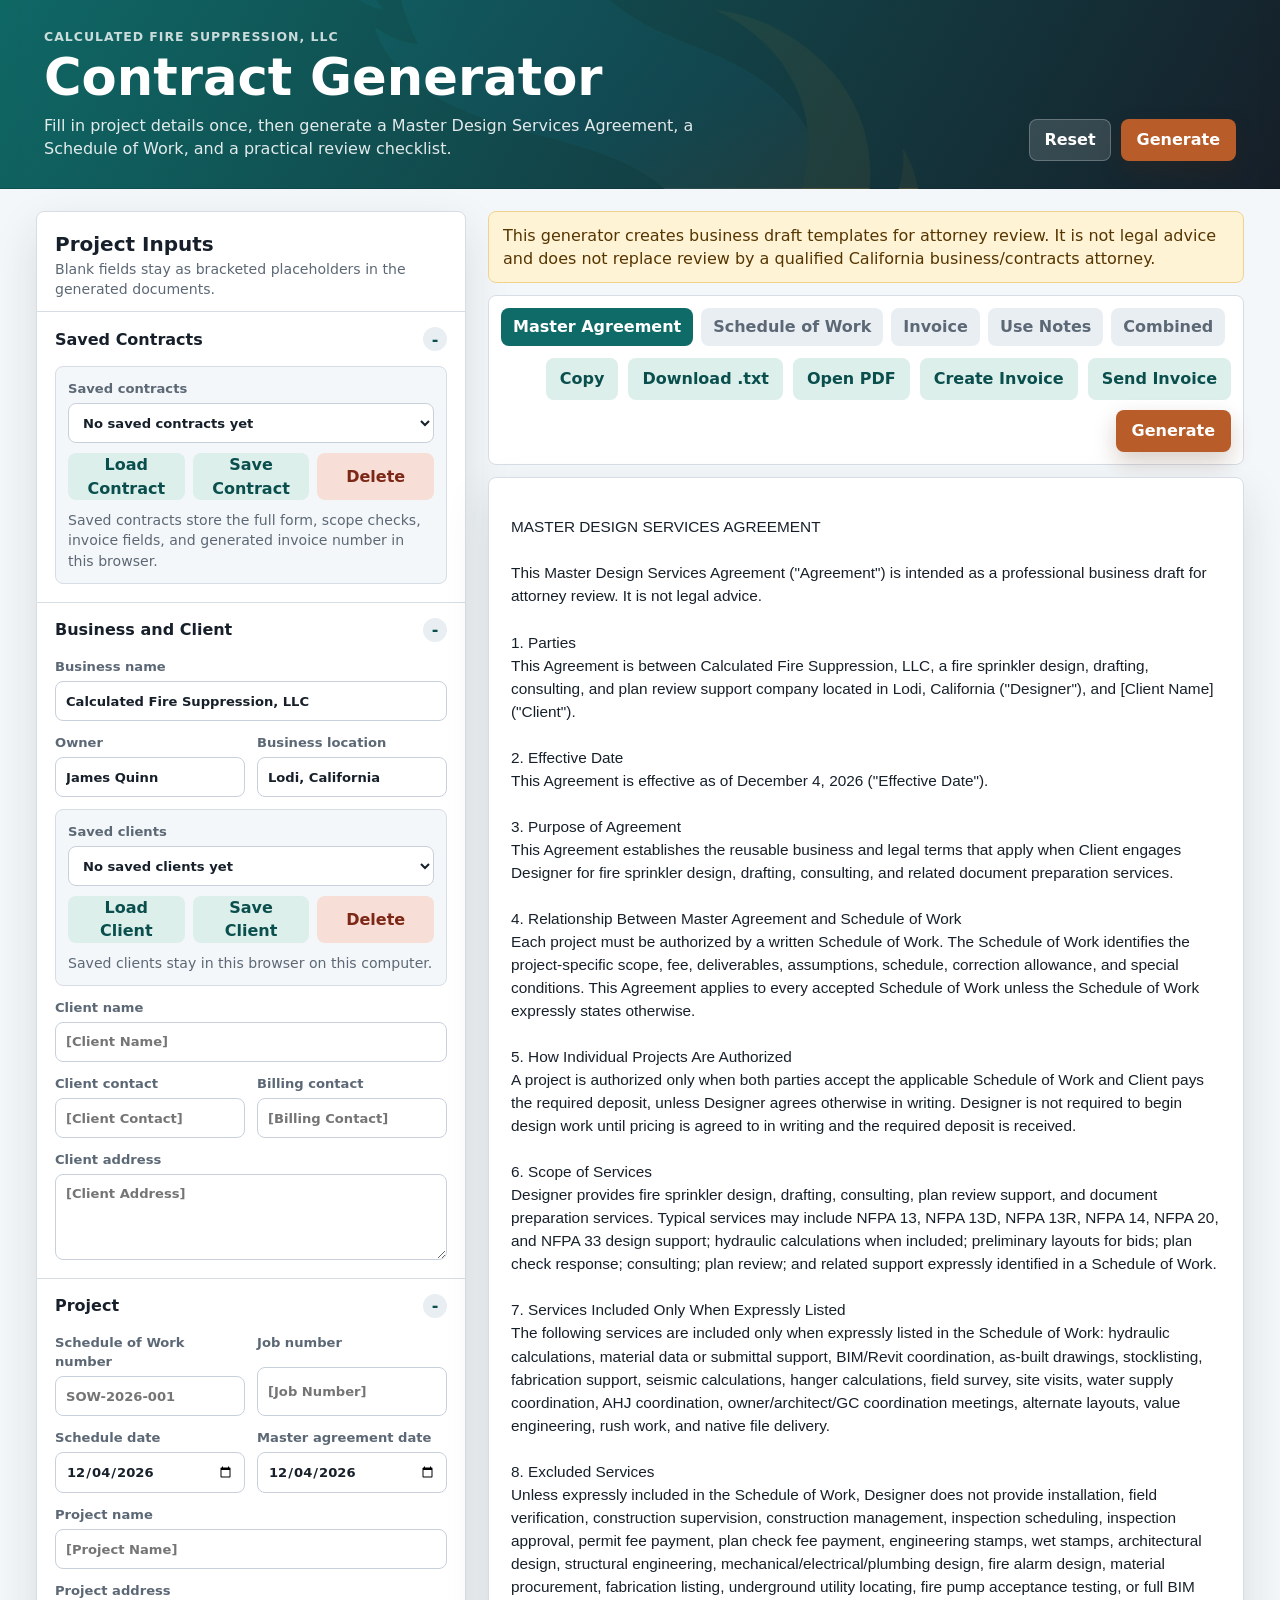
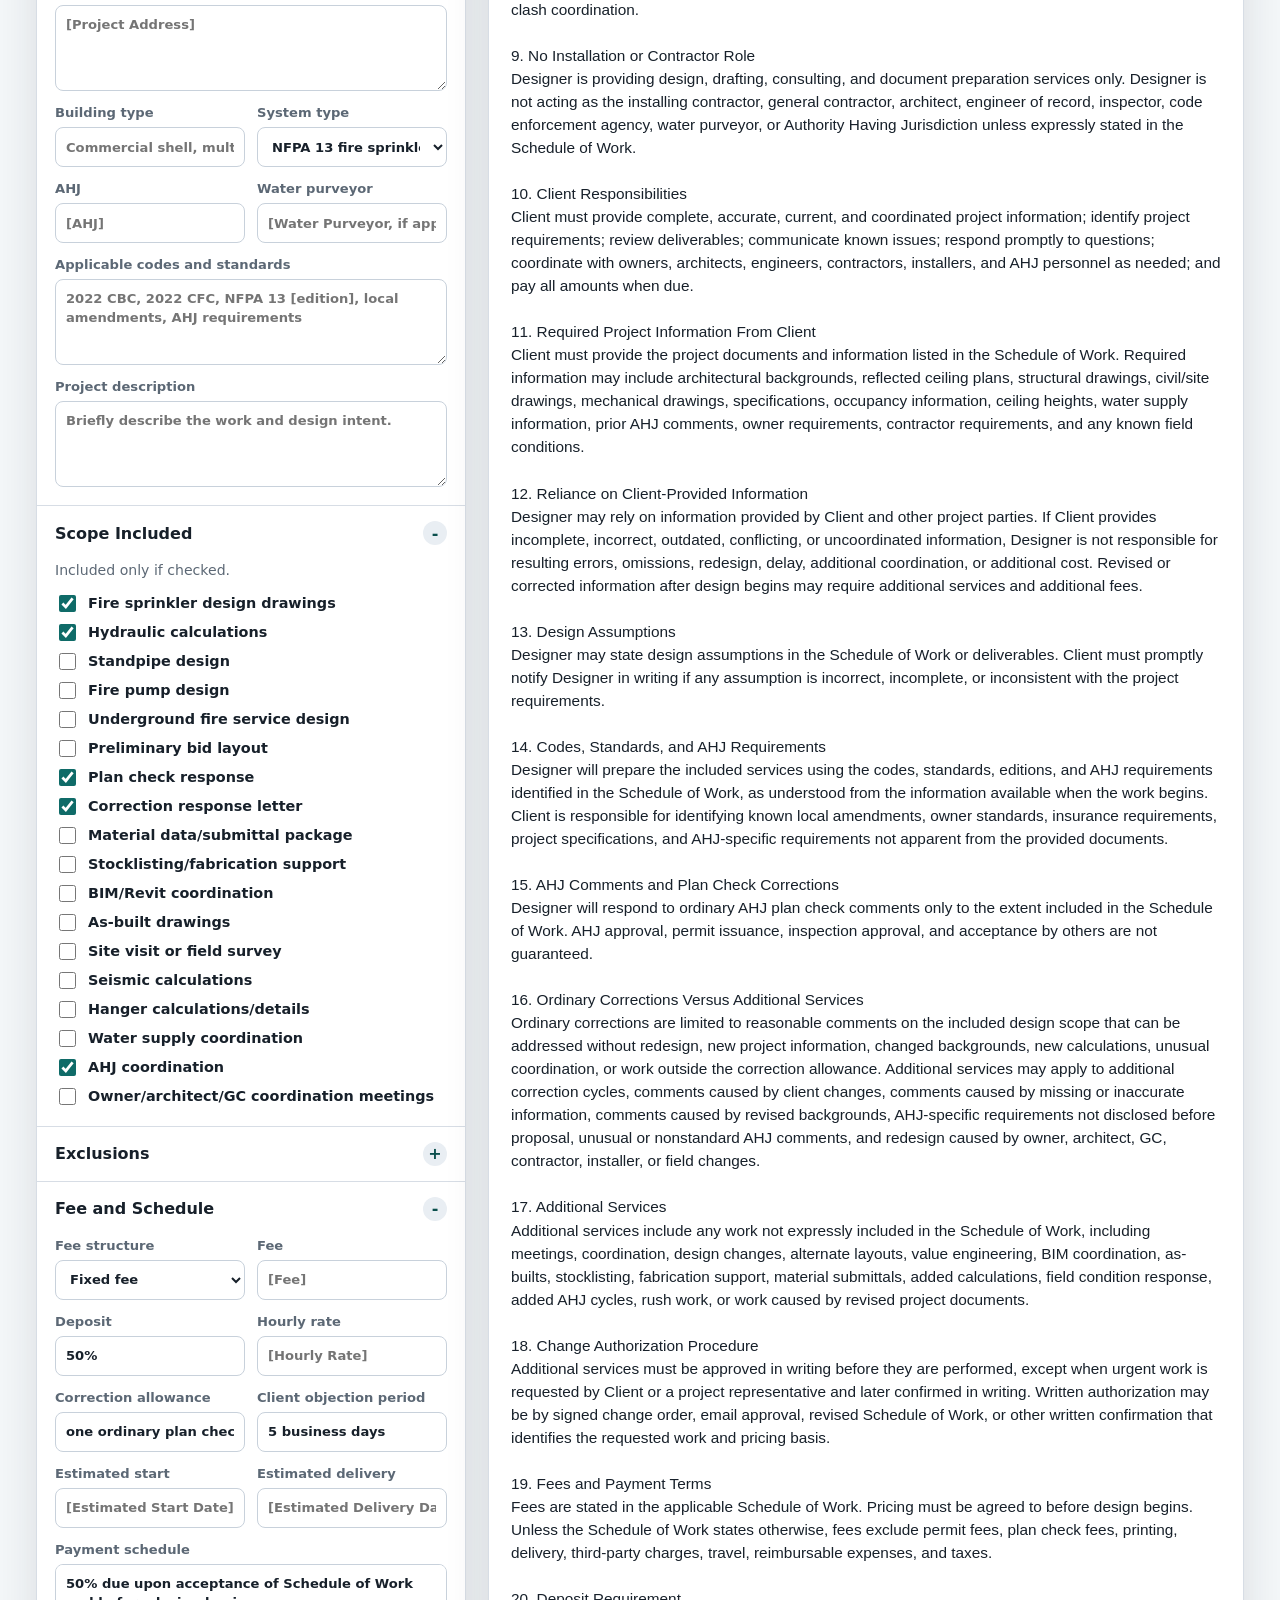
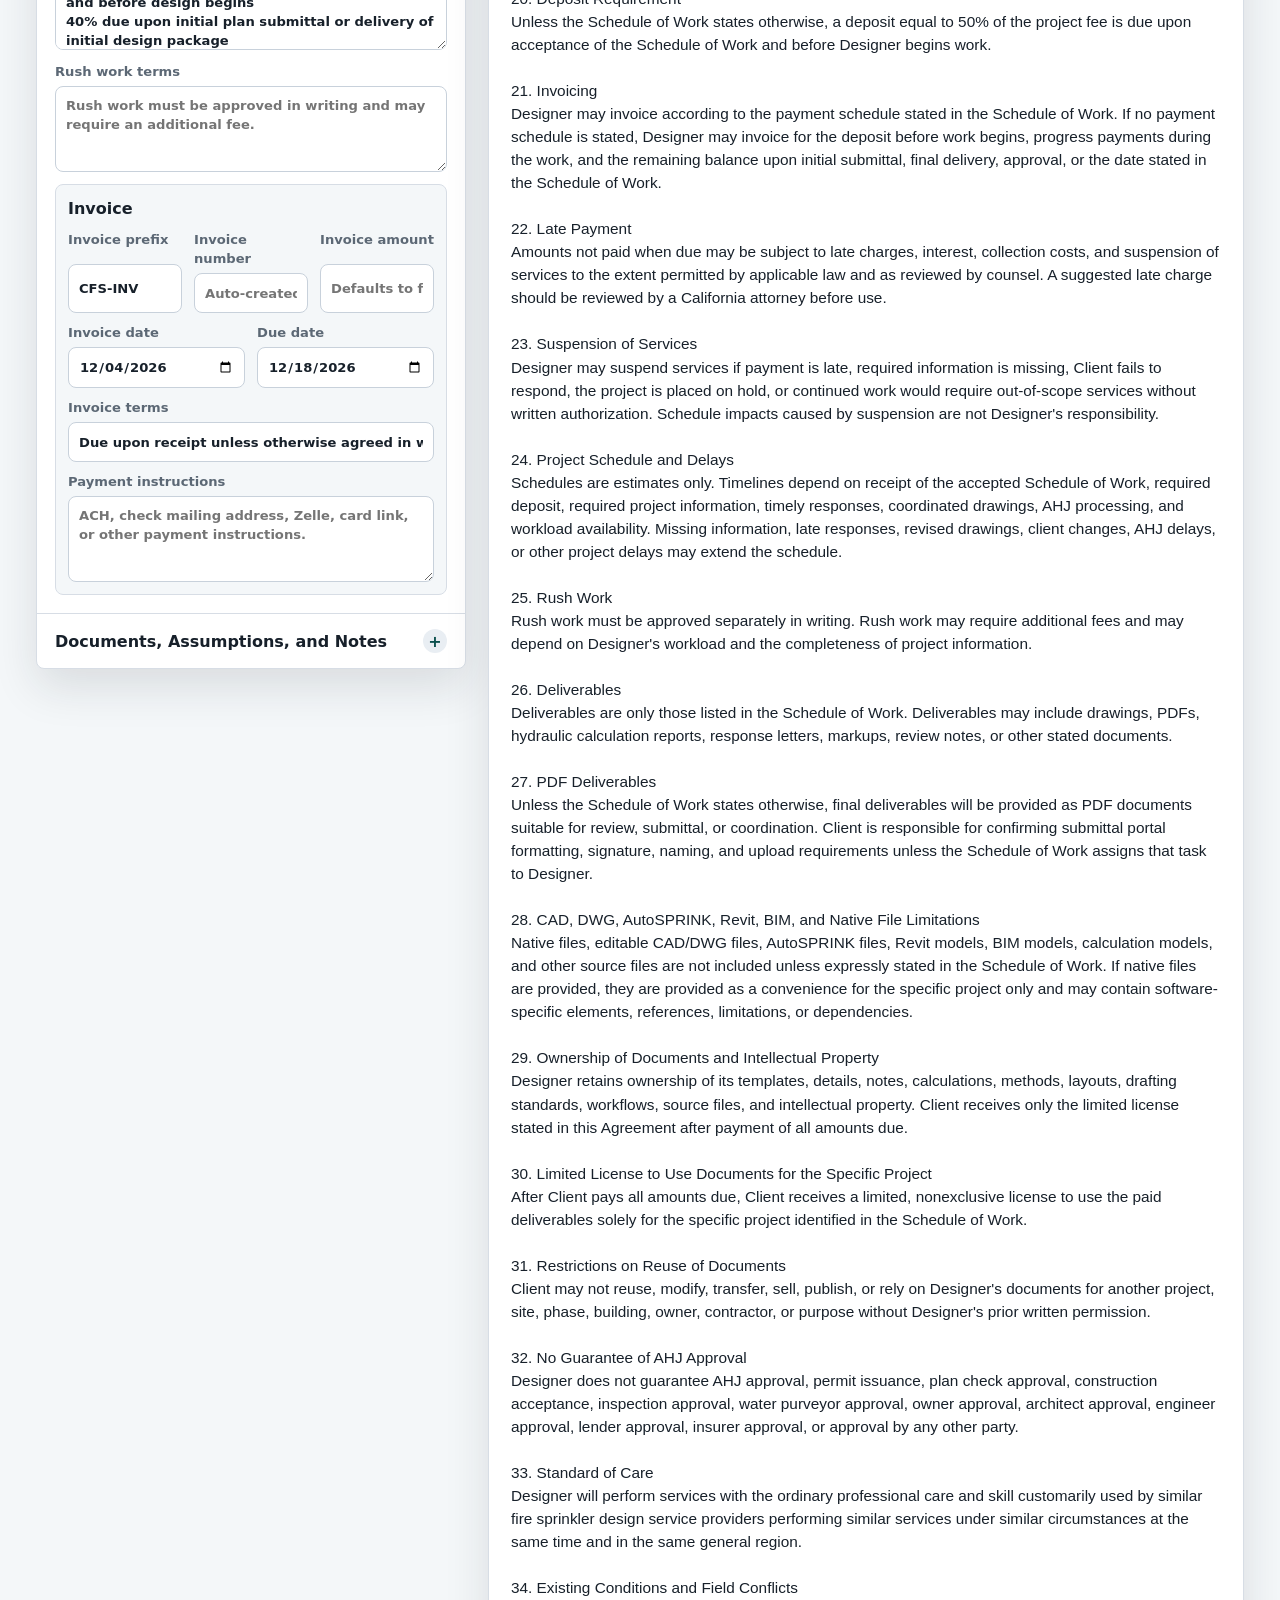
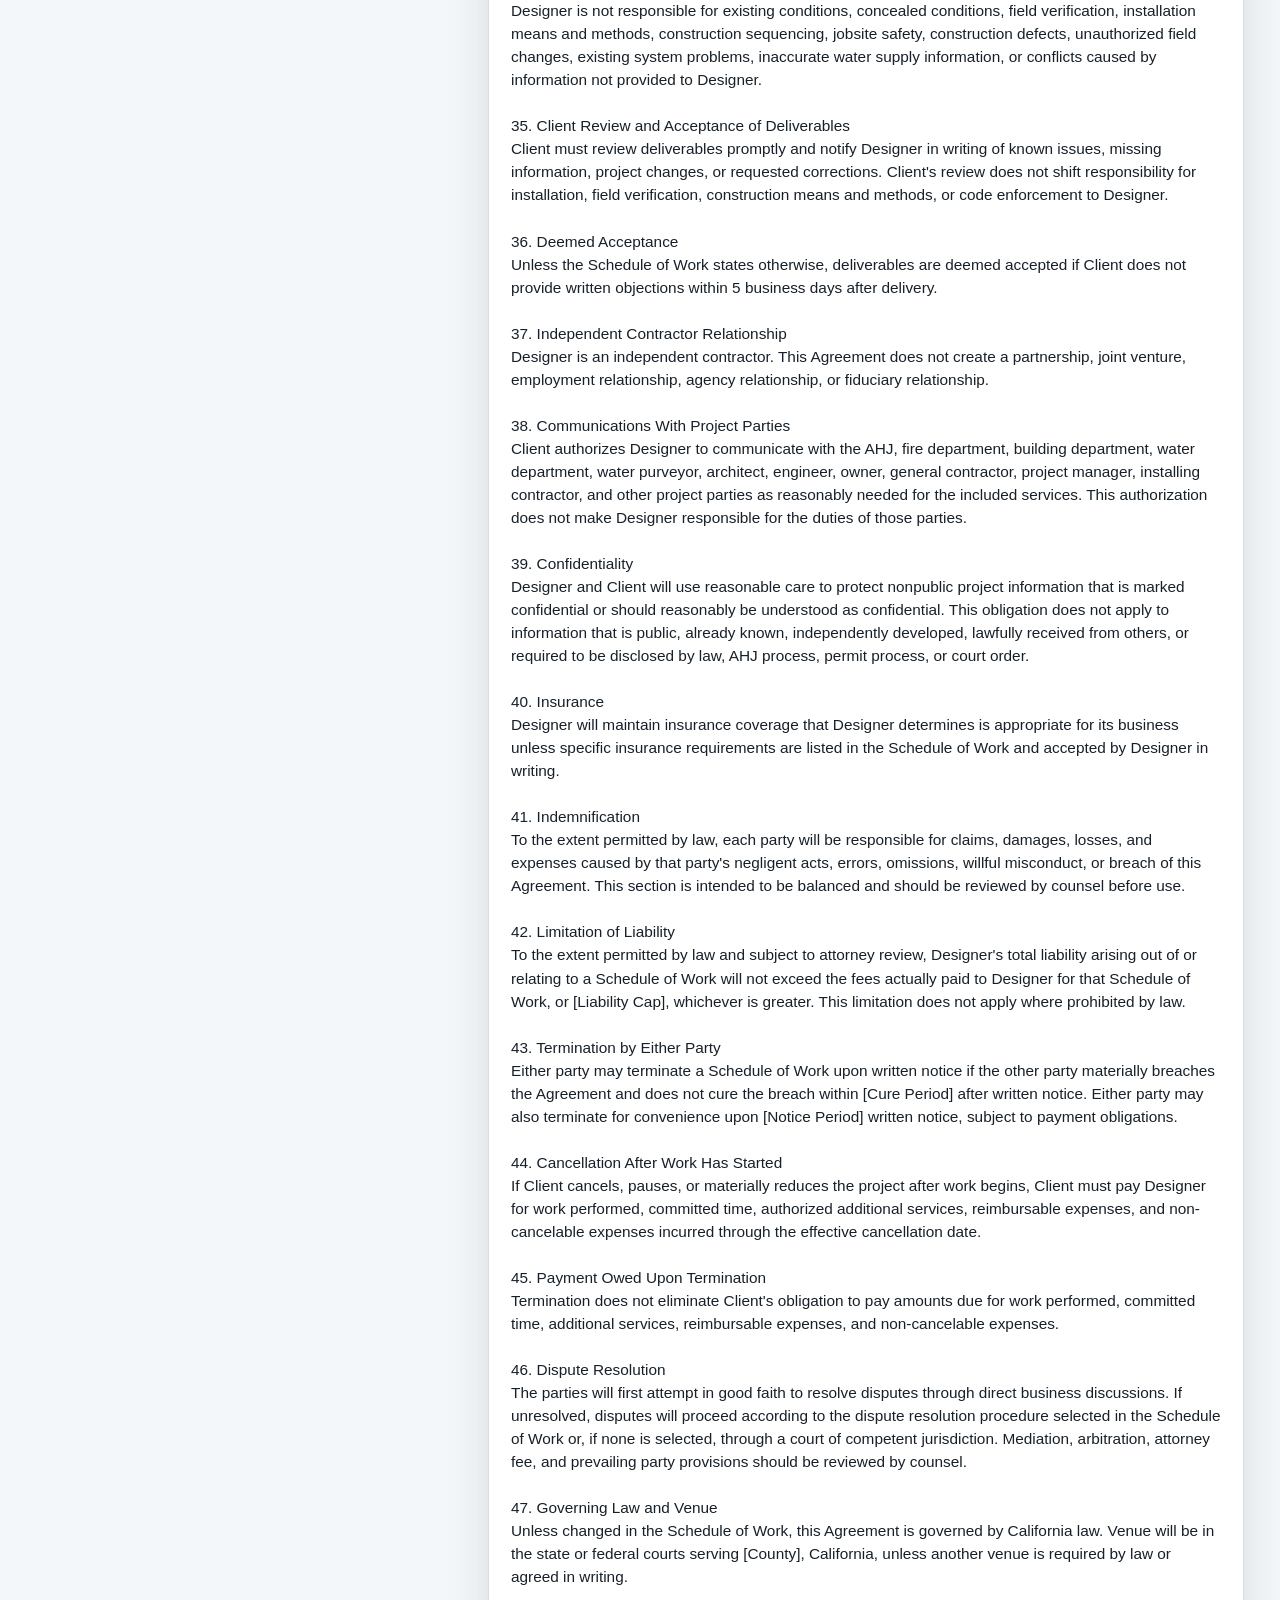
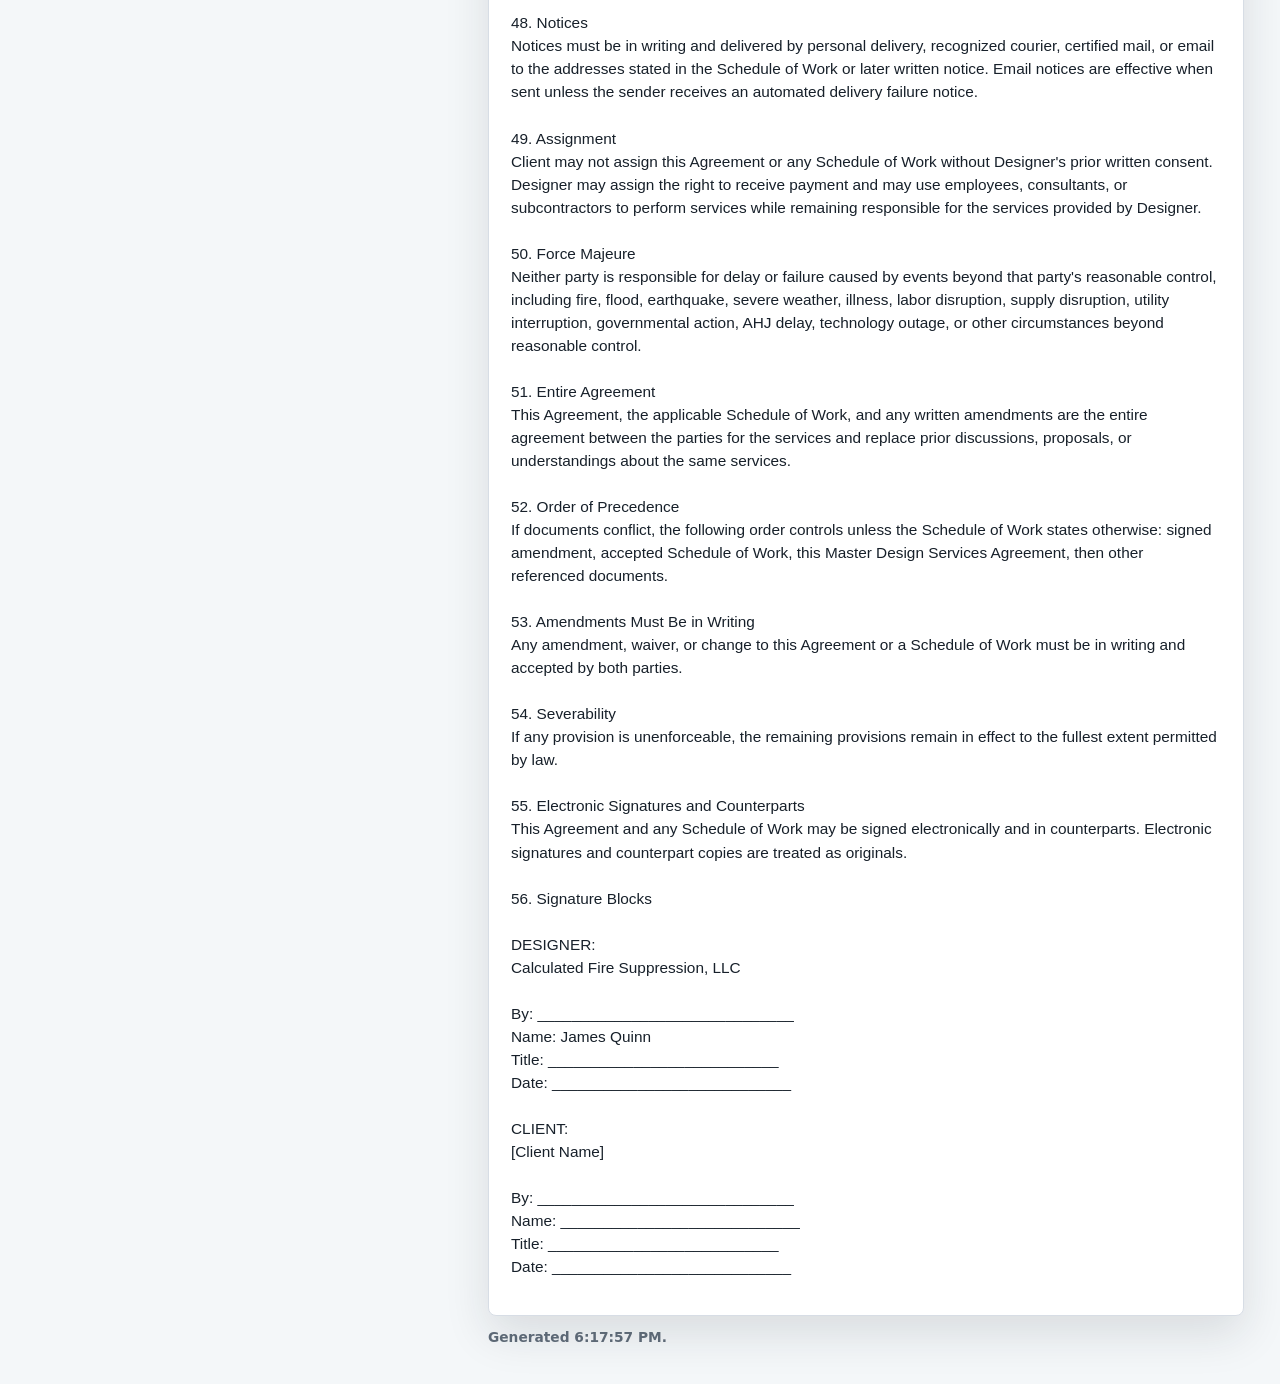
<file: contract-generator.html>
<!doctype html>
<html lang="en">
  <head>
    <meta charset="utf-8" />
    <meta name="viewport" content="width=device-width, initial-scale=1" />
    <title>Contract Generator | Calculated Fire Suppression</title>
    <style>
      :root {
        color-scheme: light;
        --ink: #17202a;
        --muted: #5c6875;
        --line: #d7dde5;
        --panel: #ffffff;
        --wash: #f4f7f9;
        --wash-strong: #e9eef3;
        --brand: #0f6b68;
        --brand-dark: #0a4f4d;
        --accent: #b85c2a;
        --focus: #2364aa;
        --shadow: 0 18px 45px rgba(23, 32, 42, 0.12);
      }

      * {
        box-sizing: border-box;
      }

      body {
        margin: 0;
        min-height: 100vh;
        color: var(--ink);
        background: var(--wash);
        font-family:
          Inter, ui-sans-serif, system-ui, -apple-system, BlinkMacSystemFont, "Segoe UI", sans-serif;
        line-height: 1.45;
      }

      button,
      input,
      textarea,
      select {
        font: inherit;
      }

      button {
        border: 0;
        cursor: pointer;
      }

      .app-header {
        display: flex;
        gap: 24px;
        align-items: flex-end;
        justify-content: space-between;
        padding: 28px clamp(18px, 4vw, 44px);
        color: #ffffff;
        background:
          linear-gradient(120deg, rgba(15, 107, 104, 0.96), rgba(23, 32, 42, 0.94)),
          url("assets/speedrun_timer_icon.png");
        background-position: center;
        background-size: cover;
      }

      .brand-block {
        max-width: 820px;
      }

      .eyebrow {
        margin: 0 0 6px;
        color: rgba(255, 255, 255, 0.78);
        font-size: 0.78rem;
        font-weight: 800;
        letter-spacing: 0.08em;
        text-transform: uppercase;
      }

      h1 {
        margin: 0;
        font-size: clamp(2rem, 4vw, 4.4rem);
        line-height: 0.98;
        letter-spacing: 0;
      }

      .header-copy {
        max-width: 680px;
        margin: 12px 0 0;
        color: rgba(255, 255, 255, 0.88);
        font-size: 1rem;
      }

      .header-actions {
        display: flex;
        flex-wrap: wrap;
        gap: 10px;
        justify-content: flex-end;
        min-width: min(420px, 100%);
      }

      .ghost-button,
      .primary-button,
      .secondary-button,
      .icon-button {
        display: inline-flex;
        min-height: 42px;
        align-items: center;
        justify-content: center;
        gap: 8px;
        border-radius: 8px;
        font-weight: 800;
        transition:
          transform 0.15s ease,
          box-shadow 0.15s ease,
          background 0.15s ease;
      }

      .primary-button {
        padding: 0 16px;
        color: #ffffff;
        background: var(--accent);
        box-shadow: 0 10px 22px rgba(77, 35, 15, 0.22);
      }

      .secondary-button {
        padding: 0 14px;
        color: var(--brand-dark);
        background: #dcefeb;
      }

      .ghost-button {
        padding: 0 14px;
        color: #ffffff;
        background: rgba(255, 255, 255, 0.14);
        border: 1px solid rgba(255, 255, 255, 0.24);
      }

      .icon-button {
        width: 42px;
        color: var(--ink);
        background: var(--wash-strong);
      }

      .primary-button:hover,
      .secondary-button:hover,
      .ghost-button:hover,
      .icon-button:hover {
        transform: translateY(-1px);
      }

      .layout {
        display: grid;
        grid-template-columns: minmax(320px, 430px) minmax(0, 1fr);
        gap: 22px;
        padding: 22px clamp(16px, 3vw, 36px) 36px;
      }

      .input-panel,
      .output-panel {
        min-width: 0;
      }

      .input-panel {
        align-self: start;
        background: var(--panel);
        border: 1px solid var(--line);
        border-radius: 8px;
        box-shadow: var(--shadow);
        overflow: hidden;
      }

      .panel-title {
        display: flex;
        align-items: center;
        justify-content: space-between;
        gap: 12px;
        padding: 18px 18px 12px;
        border-bottom: 1px solid var(--line);
      }

      h2,
      h3 {
        margin: 0;
        letter-spacing: 0;
      }

      h2 {
        font-size: 1.25rem;
      }

      h3 {
        font-size: 1rem;
      }

      .fine-print {
        margin: 0;
        color: var(--muted);
        font-size: 0.88rem;
      }

      details {
        border-bottom: 1px solid var(--line);
      }

      details:last-child {
        border-bottom: 0;
      }

      summary {
        display: flex;
        align-items: center;
        justify-content: space-between;
        padding: 15px 18px;
        color: var(--ink);
        font-weight: 850;
        list-style: none;
        cursor: pointer;
      }

      summary::-webkit-details-marker {
        display: none;
      }

      summary::after {
        content: "+";
        display: grid;
        width: 24px;
        height: 24px;
        place-items: center;
        color: var(--brand-dark);
        background: var(--wash-strong);
        border-radius: 50%;
        font-weight: 900;
      }

      details[open] summary::after {
        content: "-";
      }

      .fields {
        display: grid;
        gap: 12px;
        padding: 0 18px 18px;
      }

      .grid-2 {
        display: grid;
        grid-template-columns: 1fr 1fr;
        gap: 12px;
      }

      .saved-manager {
        display: grid;
        gap: 10px;
        padding: 12px;
        background: var(--wash);
        border: 1px solid var(--line);
        border-radius: 8px;
      }

      .manager-actions {
        display: grid;
        grid-template-columns: repeat(3, minmax(0, 1fr));
        gap: 8px;
      }

      .danger-button {
        color: #7d2716;
        background: #f7ded7;
      }

      .invoice-grid {
        display: grid;
        grid-template-columns: 1fr 1fr 1fr;
        gap: 12px;
      }

      label {
        display: grid;
        gap: 5px;
        color: var(--muted);
        font-size: 0.82rem;
        font-weight: 800;
      }

      input,
      textarea,
      select {
        width: 100%;
        min-height: 40px;
        color: var(--ink);
        background: #ffffff;
        border: 1px solid #c8d1db;
        border-radius: 8px;
        padding: 9px 10px;
        outline: none;
      }

      textarea {
        min-height: 86px;
        resize: vertical;
      }

      input:focus,
      textarea:focus,
      select:focus {
        border-color: var(--focus);
        box-shadow: 0 0 0 3px rgba(35, 100, 170, 0.14);
      }

      .checklist {
        display: grid;
        grid-template-columns: 1fr;
        gap: 7px;
      }

      .check-row {
        display: flex;
        align-items: flex-start;
        gap: 9px;
        color: var(--ink);
        font-size: 0.9rem;
        font-weight: 650;
      }

      .check-row input {
        width: 17px;
        min-width: 17px;
        height: 17px;
        min-height: 17px;
        margin-top: 2px;
        accent-color: var(--brand);
      }

      .output-panel {
        display: grid;
        grid-template-rows: auto auto minmax(520px, 1fr);
        gap: 12px;
      }

      .notice {
        padding: 12px 14px;
        color: #553500;
        background: #fff3d6;
        border: 1px solid #efd28e;
        border-radius: 8px;
      }

      .output-toolbar {
        display: flex;
        flex-wrap: wrap;
        align-items: center;
        justify-content: space-between;
        gap: 12px;
        padding: 12px;
        background: var(--panel);
        border: 1px solid var(--line);
        border-radius: 8px;
      }

      .tab-list {
        display: flex;
        flex-wrap: wrap;
        gap: 8px;
      }

      .tab-button {
        min-height: 38px;
        padding: 0 12px;
        color: var(--muted);
        background: var(--wash-strong);
        border-radius: 8px;
        font-weight: 850;
      }

      .tab-button[aria-selected="true"] {
        color: #ffffff;
        background: var(--brand);
      }

      .document-shell {
        display: grid;
        min-height: 520px;
        background: var(--panel);
        border: 1px solid var(--line);
        border-radius: 8px;
        box-shadow: var(--shadow);
        overflow: hidden;
      }

      .document-output {
        width: 100%;
        min-height: 520px;
        padding: 22px;
        overflow: auto;
        white-space: pre-wrap;
        font-family: "Aptos", "Segoe UI", Arial, sans-serif;
        font-size: 0.96rem;
        line-height: 1.5;
        background: #ffffff;
      }

      .status-line {
        min-height: 20px;
        color: var(--muted);
        font-size: 0.86rem;
        font-weight: 700;
      }

      @media (max-width: 1040px) {
        .app-header {
          align-items: flex-start;
          flex-direction: column;
        }

        .header-actions {
          justify-content: flex-start;
        }

        .layout {
          grid-template-columns: 1fr;
        }
      }

      @media (max-width: 640px) {
        .grid-2 {
          grid-template-columns: 1fr;
        }

        .manager-actions,
        .invoice-grid {
          grid-template-columns: 1fr;
        }

        .output-toolbar {
          align-items: stretch;
        }

        .tab-list,
        .header-actions {
          width: 100%;
        }

        .tab-button,
        .primary-button,
        .secondary-button,
        .ghost-button {
          flex: 1 1 auto;
        }
      }

      @media print {
        .app-header,
        .input-panel,
        .output-toolbar,
        .notice,
        .status-line {
          display: none;
        }

        body,
        .layout,
        .output-panel,
        .document-shell,
        .document-output {
          display: block;
          padding: 0;
          margin: 0;
          border: 0;
          box-shadow: none;
          background: #ffffff;
        }

        .document-output {
          min-height: auto;
          white-space: pre-wrap;
          color: #000000;
        }
      }
    </style>
  </head>
  <body>
    <header class="app-header">
      <div class="brand-block">
        <p class="eyebrow">Calculated Fire Suppression, LLC</p>
        <h1>Contract Generator</h1>
        <p class="header-copy">
          Fill in project details once, then generate a Master Design Services Agreement, a Schedule of Work, and a practical review checklist.
        </p>
      </div>
      <div class="header-actions">
        <button class="ghost-button" type="button" id="resetButton">Reset</button>
        <button class="primary-button" type="button" id="generateTopButton">Generate</button>
      </div>
    </header>

    <main class="layout">
      <form class="input-panel" id="contractForm">
        <div class="panel-title">
          <div>
            <h2>Project Inputs</h2>
            <p class="fine-print">Blank fields stay as bracketed placeholders in the generated documents.</p>
          </div>
        </div>

        <details open>
          <summary>Saved Contracts</summary>
          <div class="fields">
            <div class="saved-manager">
              <label>
                Saved contracts
                <select id="savedContractSelect">
                  <option value="">No saved contracts yet</option>
                </select>
              </label>
              <div class="manager-actions">
                <button class="secondary-button" type="button" id="loadContractButton">Load Contract</button>
                <button class="secondary-button" type="button" id="saveContractButton">Save Contract</button>
                <button class="secondary-button danger-button" type="button" id="deleteContractButton">Delete</button>
              </div>
              <p class="fine-print">Saved contracts store the full form, scope checks, invoice fields, and generated invoice number in this browser.</p>
            </div>
          </div>
        </details>

        <details open>
          <summary>Business and Client</summary>
          <div class="fields">
            <label>
              Business name
              <input id="businessName" value="Calculated Fire Suppression, LLC" />
            </label>
            <div class="grid-2">
              <label>
                Owner
                <input id="ownerName" value="James Quinn" />
              </label>
              <label>
                Business location
                <input id="businessLocation" value="Lodi, California" />
              </label>
            </div>
            <div class="saved-manager">
              <label>
                Saved clients
                <select id="savedClientSelect">
                  <option value="">No saved clients yet</option>
                </select>
              </label>
              <div class="manager-actions">
                <button class="secondary-button" type="button" id="loadClientButton">Load Client</button>
                <button class="secondary-button" type="button" id="saveClientButton">Save Client</button>
                <button class="secondary-button danger-button" type="button" id="deleteClientButton">Delete</button>
              </div>
              <p class="fine-print">Saved clients stay in this browser on this computer.</p>
            </div>
            <label>
              Client name
              <input id="clientName" placeholder="[Client Name]" />
            </label>
            <div class="grid-2">
              <label>
                Client contact
                <input id="clientContact" placeholder="[Client Contact]" />
              </label>
              <label>
                Billing contact
                <input id="billingContact" placeholder="[Billing Contact]" />
              </label>
            </div>
            <label>
              Client address
              <textarea id="clientAddress" placeholder="[Client Address]"></textarea>
            </label>
          </div>
        </details>

        <details open>
          <summary>Project</summary>
          <div class="fields">
            <div class="grid-2">
              <label>
                Schedule of Work number
                <input id="sowNumber" placeholder="SOW-2026-001" />
              </label>
              <label>
                Job number
                <input id="jobNumber" placeholder="[Job Number]" />
              </label>
            </div>
            <div class="grid-2">
              <label>
                Schedule date
                <input id="sowDate" type="date" />
              </label>
              <label>
                Master agreement date
                <input id="masterDate" type="date" />
              </label>
            </div>
            <label>
              Project name
              <input id="projectName" placeholder="[Project Name]" />
            </label>
            <label>
              Project address
              <textarea id="projectAddress" placeholder="[Project Address]"></textarea>
            </label>
            <div class="grid-2">
              <label>
                Building type
                <input id="buildingType" placeholder="Commercial shell, multifamily, SFR, tenant improvement" />
              </label>
              <label>
                System type
                <select id="systemType">
                  <option>NFPA 13 fire sprinkler system</option>
                  <option>NFPA 13D residential fire sprinkler system</option>
                  <option>NFPA 13R residential fire sprinkler system</option>
                  <option>NFPA 14 standpipe system</option>
                  <option>NFPA 20 fire pump system</option>
                  <option>NFPA 33 paint booth fire protection design</option>
                  <option>Mixed fire protection scope</option>
                </select>
              </label>
            </div>
            <div class="grid-2">
              <label>
                AHJ
                <input id="ahj" placeholder="[AHJ]" />
              </label>
              <label>
                Water purveyor
                <input id="waterPurveyor" placeholder="[Water Purveyor, if applicable]" />
              </label>
            </div>
            <label>
              Applicable codes and standards
              <textarea id="codes" placeholder="2022 CBC, 2022 CFC, NFPA 13 [edition], local amendments, AHJ requirements"></textarea>
            </label>
            <label>
              Project description
              <textarea id="projectDescription" placeholder="Briefly describe the work and design intent."></textarea>
            </label>
          </div>
        </details>

        <details open>
          <summary>Scope Included</summary>
          <div class="fields">
            <p class="fine-print">Included only if checked.</p>
            <div class="checklist" id="includedScope"></div>
          </div>
        </details>

        <details>
          <summary>Exclusions</summary>
          <div class="fields">
            <p class="fine-print">Checked items will be listed as excluded unless specifically included in the Schedule of Work.</p>
            <div class="checklist" id="excludedScope"></div>
          </div>
        </details>

        <details open>
          <summary>Fee and Schedule</summary>
          <div class="fields">
            <div class="grid-2">
              <label>
                Fee structure
                <select id="feeStructure">
                  <option>Fixed fee</option>
                  <option>Hourly, not to exceed</option>
                  <option>Time and materials</option>
                  <option>Retainer</option>
                  <option>Rush fee add-on</option>
                </select>
              </label>
              <label>
                Fee
                <input id="fee" placeholder="[Fee]" />
              </label>
            </div>
            <div class="grid-2">
              <label>
                Deposit
                <input id="deposit" value="50%" />
              </label>
              <label>
                Hourly rate
                <input id="hourlyRate" placeholder="[Hourly Rate]" />
              </label>
            </div>
            <div class="grid-2">
              <label>
                Correction allowance
                <input id="correctionAllowance" value="one ordinary plan check correction cycle" />
              </label>
              <label>
                Client objection period
                <input id="acceptanceDays" value="5 business days" />
              </label>
            </div>
            <div class="grid-2">
              <label>
                Estimated start
                <input id="startDate" placeholder="[Estimated Start Date]" />
              </label>
              <label>
                Estimated delivery
                <input id="deliveryDate" placeholder="[Estimated Delivery Date]" />
              </label>
            </div>
            <label>
              Payment schedule
              <textarea id="paymentSchedule">50% due upon acceptance of Schedule of Work and before design begins
40% due upon initial plan submittal or delivery of initial design package
10% due upon approval, final delivery, or [X] days after initial submittal, whichever occurs first</textarea>
            </label>
            <label>
              Rush work terms
              <textarea id="rushTerms" placeholder="Rush work must be approved in writing and may require an additional fee."></textarea>
            </label>
            <div class="saved-manager">
              <h3>Invoice</h3>
              <div class="invoice-grid">
                <label>
                  Invoice prefix
                  <input id="invoicePrefix" value="CFS-INV" />
                </label>
                <label>
                  Invoice number
                  <input id="invoiceNumber" placeholder="Auto-created" />
                </label>
                <label>
                  Invoice amount
                  <input id="invoiceAmount" placeholder="Defaults to fee" />
                </label>
              </div>
              <div class="grid-2">
                <label>
                  Invoice date
                  <input id="invoiceDate" type="date" />
                </label>
                <label>
                  Due date
                  <input id="invoiceDueDate" type="date" />
                </label>
              </div>
              <label>
                Invoice terms
                <input id="invoiceTerms" value="Due upon receipt unless otherwise agreed in writing." />
              </label>
              <label>
                Payment instructions
                <textarea id="paymentInstructions" placeholder="ACH, check mailing address, Zelle, card link, or other payment instructions."></textarea>
              </label>
            </div>
          </div>
        </details>

        <details>
          <summary>Documents, Assumptions, and Notes</summary>
          <div class="fields">
            <label>
              Client-provided documents required
              <textarea id="clientDocs">Architectural drawings, reflected ceiling plans, structural drawings when relevant, site/civil drawings when relevant, water supply information, project specifications, occupancy/use information, ceiling heights, owner/architect/GC requirements, and AHJ comments or permit history if available.</textarea>
            </label>
            <label>
              Design assumptions
              <textarea id="designAssumptions">Design will be based on the documents and information provided by Client. Background drawings are assumed to be current, coordinated, and accurate unless Client advises otherwise in writing.</textarea>
            </label>
            <label>
              AHJ-specific notes
              <textarea id="ahjNotes" placeholder="[AHJ-specific notes, local amendments, submittal portal requirements, or known reviewer expectations]"></textarea>
            </label>
            <label>
              Special project conditions
              <textarea id="specialConditions" placeholder="[Special project conditions]"></textarea>
            </label>
            <label>
              Native file terms
              <textarea id="nativeFileTerms">Native files, CAD files, DWG files, AutoSPRINK files, Revit models, BIM files, calculation models, and editable source files are not included unless expressly stated in this Schedule of Work.</textarea>
            </label>
          </div>
        </details>
      </form>

      <section class="output-panel" aria-label="Generated contract documents">
        <div class="notice">
          This generator creates business draft templates for attorney review. It is not legal advice and does not replace review by a qualified California business/contracts attorney.
        </div>

        <div class="output-toolbar">
          <div class="tab-list" role="tablist" aria-label="Generated documents">
            <button class="tab-button" type="button" role="tab" aria-selected="true" data-doc="master">Master Agreement</button>
            <button class="tab-button" type="button" role="tab" aria-selected="false" data-doc="schedule">Schedule of Work</button>
            <button class="tab-button" type="button" role="tab" aria-selected="false" data-doc="invoice">Invoice</button>
            <button class="tab-button" type="button" role="tab" aria-selected="false" data-doc="notes">Use Notes</button>
            <button class="tab-button" type="button" role="tab" aria-selected="false" data-doc="combined">Combined</button>
          </div>
          <div class="header-actions">
            <button class="secondary-button" type="button" id="copyButton">Copy</button>
            <button class="secondary-button" type="button" id="downloadButton">Download .txt</button>
            <button class="secondary-button" type="button" id="openPdfButton">Open PDF</button>
            <button class="secondary-button" type="button" id="createInvoiceButton">Create Invoice</button>
            <button class="secondary-button" type="button" id="sendInvoiceButton">Send Invoice</button>
            <button class="primary-button" type="button" id="generateButton">Generate</button>
          </div>
        </div>

        <div class="document-shell">
          <pre class="document-output" id="documentOutput"></pre>
        </div>
        <div class="status-line" id="statusLine" role="status" aria-live="polite"></div>
      </section>
    </main>

    <script>
      const includedItems = [
        ["Fire sprinkler design drawings", true],
        ["Hydraulic calculations", true],
        ["Standpipe design", false],
        ["Fire pump design", false],
        ["Underground fire service design", false],
        ["Preliminary bid layout", false],
        ["Plan check response", true],
        ["Correction response letter", true],
        ["Material data/submittal package", false],
        ["Stocklisting/fabrication support", false],
        ["BIM/Revit coordination", false],
        ["As-built drawings", false],
        ["Site visit or field survey", false],
        ["Seismic calculations", false],
        ["Hanger calculations/details", false],
        ["Water supply coordination", false],
        ["AHJ coordination", true],
        ["Owner/architect/GC coordination meetings", false]
      ];

      const excludedItems = [
        "Installation",
        "Field verification",
        "Site survey",
        "Permit fees",
        "Plan check fees",
        "Wet stamp/engineering stamp",
        "Fire alarm design",
        "Fire pump acceptance testing",
        "Underground utility locating",
        "Structural engineering",
        "Architectural design",
        "Mechanical, electrical, or plumbing design",
        "Full BIM clash coordination",
        "Revit modeling",
        "Fabrication listing",
        "Material procurement",
        "Construction management",
        "Inspection scheduling",
        "Final inspection approval",
        "As-built drawings",
        "Revisions caused by construction changes",
        "Revisions caused by inaccurate backgrounds",
        "Revisions caused by owner/architect/GC changes",
        "Unusual or excessive AHJ comments"
      ];

      const state = {
        activeDoc: "master",
        docs: {},
        currentContractKey: ""
      };

      const savedClientsKey = "cfs.contractGenerator.savedClients.v1";
      const savedContractsKey = "cfs.contractGenerator.savedContracts.v1";
      const invoiceSequenceKey = "cfs.contractGenerator.invoiceSequence.v1";
      const clientFieldIds = ["clientName", "clientContact", "billingContact", "clientAddress"];
      const skippedSnapshotIds = new Set(["savedClientSelect", "savedContractSelect"]);

      const $ = (id) => document.getElementById(id);

      function todayISO() {
        const now = new Date();
        const offset = now.getTimezoneOffset();
        const local = new Date(now.getTime() - offset * 60000);
        return local.toISOString().slice(0, 10);
      }

      function humanDate(value, fallback) {
        if (!value) return fallback;
        const date = new Date(value + "T00:00:00");
        return date.toLocaleDateString(undefined, { year: "numeric", month: "long", day: "numeric" });
      }

      function addDaysISO(value, days) {
        const date = new Date(value + "T00:00:00");
        date.setDate(date.getDate() + days);
        return date.toISOString().slice(0, 10);
      }

      function value(id, fallback) {
        const raw = $(id).value.trim();
        return raw || fallback;
      }

      function multiline(id, fallback) {
        return value(id, fallback).replace(/\r\n/g, "\n");
      }

      function renderChecklist(containerId, items, groupName) {
        const container = $(containerId);
        container.innerHTML = "";
        items.forEach((item, index) => {
          const label = Array.isArray(item) ? item[0] : item;
          const checked = Array.isArray(item) ? item[1] : true;
          const id = `${groupName}-${index}`;
          const row = document.createElement("label");
          row.className = "check-row";
          row.innerHTML = `<input type="checkbox" id="${id}" data-group="${groupName}" value="${escapeHtml(label)}" ${checked ? "checked" : ""} /><span>${escapeHtml(label)}</span>`;
          container.appendChild(row);
        });
      }

      function escapeHtml(text) {
        return String(text)
          .replace(/&/g, "&amp;")
          .replace(/</g, "&lt;")
          .replace(/>/g, "&gt;")
          .replace(/"/g, "&quot;");
      }

      function checkedValues(groupName) {
        return Array.from(document.querySelectorAll(`input[data-group="${groupName}"]:checked`)).map((item) => item.value);
      }

      function readStoredObject(key) {
        try {
          const item = JSON.parse(localStorage.getItem(key) || "{}");
          return item && typeof item === "object" && !Array.isArray(item) ? item : {};
        } catch (error) {
          return {};
        }
      }

      function writeStoredObject(key, value) {
        localStorage.setItem(key, JSON.stringify(value));
      }

      function clientStorageKey(name) {
        return name.trim().toLowerCase();
      }

      function loadSavedClients() {
        return readStoredObject(savedClientsKey);
      }

      function saveSavedClients(clients) {
        writeStoredObject(savedClientsKey, clients);
      }

      function currentClientData() {
        const client = {};
        clientFieldIds.forEach((id) => {
          client[id] = $(id).value.trim();
        });
        client.updatedAt = new Date().toISOString();
        return client;
      }

      function setClientData(client) {
        clientFieldIds.forEach((id) => {
          $(id).value = client[id] || "";
        });
      }

      function savedClientEntries(clients) {
        return Object.entries(clients).sort((first, second) => {
          const firstName = first[1].clientName || "";
          const secondName = second[1].clientName || "";
          return firstName.localeCompare(secondName);
        });
      }

      function renderSavedClientOptions(selectedKey = "") {
        const select = $("savedClientSelect");
        const clients = loadSavedClients();
        const entries = savedClientEntries(clients);
        select.innerHTML = "";

        const placeholder = document.createElement("option");
        placeholder.value = "";
        placeholder.textContent = entries.length ? "Select a saved client" : "No saved clients yet";
        select.appendChild(placeholder);

        entries.forEach(([key, client]) => {
          const option = document.createElement("option");
          option.value = key;
          option.textContent = client.clientName || "[Unnamed Client]";
          if (client.clientContact) {
            option.textContent += ` - ${client.clientContact}`;
          }
          select.appendChild(option);
        });

        select.value = selectedKey;
        $("loadClientButton").disabled = entries.length === 0;
        $("deleteClientButton").disabled = entries.length === 0;
      }

      function saveCurrentClient() {
        const client = currentClientData();
        const name = client.clientName.trim();
        if (!name) {
          $("statusLine").textContent = "Enter a client name before saving.";
          $("clientName").focus();
          return;
        }

        const clients = loadSavedClients();
        const key = clientStorageKey(name);
        clients[key] = client;
        saveSavedClients(clients);
        renderSavedClientOptions(key);
        generateAll();
        $("statusLine").textContent = `Saved client: ${name}.`;
      }

      function loadSelectedClient() {
        const key = $("savedClientSelect").value;
        if (!key) {
          $("statusLine").textContent = "Choose a saved client to load.";
          return;
        }

        const clients = loadSavedClients();
        const client = clients[key];
        if (!client) {
          renderSavedClientOptions();
          $("statusLine").textContent = "That saved client was not found.";
          return;
        }

        setClientData(client);
        generateAll();
        $("statusLine").textContent = `Loaded client: ${client.clientName || "[Unnamed Client]"}.`;
      }

      function deleteSelectedClient() {
        const key = $("savedClientSelect").value;
        if (!key) {
          $("statusLine").textContent = "Choose a saved client to delete.";
          return;
        }

        const clients = loadSavedClients();
        const name = clients[key]?.clientName || "selected client";
        if (!window.confirm(`Delete saved client "${name}" from this browser?`)) {
          return;
        }

        delete clients[key];
        saveSavedClients(clients);
        renderSavedClientOptions();
        $("statusLine").textContent = `Deleted saved client: ${name}.`;
      }

      function contractStorageKey(contract) {
        const project = contract.fields.projectName || "contract";
        const sow = contract.fields.sowNumber || contract.fields.jobNumber || "";
        const base = `${project} ${sow}`.trim();
        return fileSafe(base) || `contract-${Date.now()}`;
      }

      function loadSavedContracts() {
        return readStoredObject(savedContractsKey);
      }

      function saveSavedContracts(contracts) {
        writeStoredObject(savedContractsKey, contracts);
      }

      function captureFormSnapshot() {
        const fields = {};
        document.querySelectorAll("#contractForm input[id], #contractForm textarea[id], #contractForm select[id]").forEach((field) => {
          if (skippedSnapshotIds.has(field.id) || field.type === "checkbox") {
            return;
          }
          fields[field.id] = field.value;
        });

        const checks = {};
        document.querySelectorAll("#contractForm input[type='checkbox'][id]").forEach((field) => {
          checks[field.id] = field.checked;
        });

        return {
          fields,
          checks,
          savedAt: new Date().toISOString()
        };
      }

      function restoreFormSnapshot(contract) {
        Object.entries(contract.fields || {}).forEach(([id, fieldValue]) => {
          const field = $(id);
          if (field) {
            field.value = fieldValue;
          }
        });

        Object.entries(contract.checks || {}).forEach(([id, checked]) => {
          const field = $(id);
          if (field) {
            field.checked = Boolean(checked);
          }
        });
      }

      function savedContractEntries(contracts) {
        return Object.entries(contracts).sort((first, second) => {
          const firstDate = first[1].savedAt || "";
          const secondDate = second[1].savedAt || "";
          return secondDate.localeCompare(firstDate);
        });
      }

      function renderSavedContractOptions(selectedKey = "") {
        const select = $("savedContractSelect");
        const contracts = loadSavedContracts();
        const entries = savedContractEntries(contracts);
        select.innerHTML = "";

        const placeholder = document.createElement("option");
        placeholder.value = "";
        placeholder.textContent = entries.length ? "Select a saved contract" : "No saved contracts yet";
        select.appendChild(placeholder);

        entries.forEach(([key, contract]) => {
          const option = document.createElement("option");
          option.value = key;
          const fields = contract.fields || {};
          const label = fields.projectName || fields.clientName || "[Untitled Contract]";
          const suffix = fields.sowNumber || fields.jobNumber || fields.clientName || "";
          option.textContent = suffix && suffix !== label ? `${label} - ${suffix}` : label;
          select.appendChild(option);
        });

        select.value = selectedKey;
        $("loadContractButton").disabled = entries.length === 0;
        $("deleteContractButton").disabled = entries.length === 0;
      }

      function saveCurrentContract() {
        const contract = captureFormSnapshot();
        const key = contractStorageKey(contract);
        const contracts = loadSavedContracts();
        contracts[key] = contract;
        saveSavedContracts(contracts);
        state.currentContractKey = key;
        renderSavedContractOptions(key);
        generateAll();
        $("statusLine").textContent = `Saved contract: ${contract.fields.projectName || contract.fields.clientName || key}.`;
      }

      function loadSelectedContract() {
        const key = $("savedContractSelect").value;
        if (!key) {
          $("statusLine").textContent = "Choose a saved contract to load.";
          return;
        }

        const contracts = loadSavedContracts();
        const contract = contracts[key];
        if (!contract) {
          renderSavedContractOptions();
          $("statusLine").textContent = "That saved contract was not found.";
          return;
        }

        restoreFormSnapshot(contract);
        state.currentContractKey = key;
        generateAll();
        $("statusLine").textContent = `Loaded contract: ${contract.fields?.projectName || contract.fields?.clientName || key}.`;
      }

      function deleteSelectedContract() {
        const key = $("savedContractSelect").value;
        if (!key) {
          $("statusLine").textContent = "Choose a saved contract to delete.";
          return;
        }

        const contracts = loadSavedContracts();
        const name = contracts[key]?.fields?.projectName || contracts[key]?.fields?.clientName || "selected contract";
        if (!window.confirm(`Delete saved contract "${name}" from this browser?`)) {
          return;
        }

        delete contracts[key];
        saveSavedContracts(contracts);
        if (state.currentContractKey === key) {
          state.currentContractKey = "";
        }
        renderSavedContractOptions();
        $("statusLine").textContent = `Deleted saved contract: ${name}.`;
      }

      function listLines(items, emptyText = "[None listed]") {
        if (!items.length) return emptyText;
        return items.map((item) => `- ${item}`).join("\n");
      }

      function numberedList(items) {
        return items.map((item, index) => `${index + 1}. ${item}`).join("\n");
      }

      function fileSafe(text) {
        return text
          .toLowerCase()
          .replace(/[^a-z0-9]+/g, "-")
          .replace(/^-|-$/g, "")
          .slice(0, 80) || "contract";
      }

      function data() {
        return {
          businessName: value("businessName", "Calculated Fire Suppression, LLC"),
          ownerName: value("ownerName", "James Quinn"),
          businessLocation: value("businessLocation", "Lodi, California"),
          clientName: value("clientName", "[Client Name]"),
          clientContact: value("clientContact", "[Client Contact]"),
          billingContact: value("billingContact", "[Billing Contact]"),
          clientAddress: multiline("clientAddress", "[Client Address]"),
          sowNumber: value("sowNumber", "[Schedule of Work Number]"),
          jobNumber: value("jobNumber", "[Job Number]"),
          sowDate: humanDate($("sowDate").value, "[Schedule Date]"),
          masterDate: humanDate($("masterDate").value, "[Master Agreement Date]"),
          projectName: value("projectName", "[Project Name]"),
          projectAddress: multiline("projectAddress", "[Project Address]"),
          buildingType: value("buildingType", "[Building Type]"),
          systemType: value("systemType", "[System Type]"),
          ahj: value("ahj", "[AHJ]"),
          waterPurveyor: value("waterPurveyor", "[Water Purveyor, if applicable]"),
          codes: multiline("codes", "[Applicable codes, standards, and local amendments]"),
          projectDescription: multiline("projectDescription", "[Project Description]"),
          feeStructure: value("feeStructure", "[Fee Structure]"),
          fee: value("fee", "[Fee]"),
          deposit: value("deposit", "50%"),
          hourlyRate: value("hourlyRate", "[Hourly Rate]"),
          correctionAllowance: value("correctionAllowance", "[Correction Allowance]"),
          acceptanceDays: value("acceptanceDays", "[X] business days"),
          startDate: value("startDate", "[Estimated Start Date]"),
          deliveryDate: value("deliveryDate", "[Estimated Delivery Date]"),
          paymentSchedule: multiline("paymentSchedule", "[Payment Schedule]"),
          rushTerms: multiline("rushTerms", "Rush work must be approved in writing and may require additional fees."),
          invoicePrefix: value("invoicePrefix", "CFS-INV"),
          invoiceNumber: value("invoiceNumber", "[Invoice Number]"),
          invoiceAmount: value("invoiceAmount", value("fee", "[Invoice Amount]")),
          invoiceDate: humanDate($("invoiceDate").value, "[Invoice Date]"),
          invoiceDueDate: humanDate($("invoiceDueDate").value, "[Due Date]"),
          invoiceTerms: value("invoiceTerms", "Due upon receipt unless otherwise agreed in writing."),
          paymentInstructions: multiline("paymentInstructions", "[Payment Instructions]"),
          clientDocs: multiline("clientDocs", "[Client-provided documents required]"),
          designAssumptions: multiline("designAssumptions", "[Design assumptions]"),
          ahjNotes: multiline("ahjNotes", "[AHJ-specific notes]"),
          specialConditions: multiline("specialConditions", "[Special project conditions]"),
          nativeFileTerms: multiline("nativeFileTerms", "[Native file delivery terms]"),
          included: checkedValues("included"),
          excluded: checkedValues("excluded")
        };
      }

      function generateMaster(d) {
        return `MASTER DESIGN SERVICES AGREEMENT

This Master Design Services Agreement ("Agreement") is intended as a professional business draft for attorney review. It is not legal advice.

1. Parties
This Agreement is between ${d.businessName}, a fire sprinkler design, drafting, consulting, and plan review support company located in ${d.businessLocation} ("Designer"), and ${d.clientName} ("Client").

2. Effective Date
This Agreement is effective as of ${d.masterDate} ("Effective Date").

3. Purpose of Agreement
This Agreement establishes the reusable business and legal terms that apply when Client engages Designer for fire sprinkler design, drafting, consulting, and related document preparation services.

4. Relationship Between Master Agreement and Schedule of Work
Each project must be authorized by a written Schedule of Work. The Schedule of Work identifies the project-specific scope, fee, deliverables, assumptions, schedule, correction allowance, and special conditions. This Agreement applies to every accepted Schedule of Work unless the Schedule of Work expressly states otherwise.

5. How Individual Projects Are Authorized
A project is authorized only when both parties accept the applicable Schedule of Work and Client pays the required deposit, unless Designer agrees otherwise in writing. Designer is not required to begin design work until pricing is agreed to in writing and the required deposit is received.

6. Scope of Services
Designer provides fire sprinkler design, drafting, consulting, plan review support, and document preparation services. Typical services may include NFPA 13, NFPA 13D, NFPA 13R, NFPA 14, NFPA 20, and NFPA 33 design support; hydraulic calculations when included; preliminary layouts for bids; plan check response; consulting; plan review; and related support expressly identified in a Schedule of Work.

7. Services Included Only When Expressly Listed
The following services are included only when expressly listed in the Schedule of Work: hydraulic calculations, material data or submittal support, BIM/Revit coordination, as-built drawings, stocklisting, fabrication support, seismic calculations, hanger calculations, field survey, site visits, water supply coordination, AHJ coordination, owner/architect/GC coordination meetings, alternate layouts, value engineering, rush work, and native file delivery.

8. Excluded Services
Unless expressly included in the Schedule of Work, Designer does not provide installation, field verification, construction supervision, construction management, inspection scheduling, inspection approval, permit fee payment, plan check fee payment, engineering stamps, wet stamps, architectural design, structural engineering, mechanical/electrical/plumbing design, fire alarm design, material procurement, fabrication listing, underground utility locating, fire pump acceptance testing, or full BIM clash coordination.

9. No Installation or Contractor Role
Designer is providing design, drafting, consulting, and document preparation services only. Designer is not acting as the installing contractor, general contractor, architect, engineer of record, inspector, code enforcement agency, water purveyor, or Authority Having Jurisdiction unless expressly stated in the Schedule of Work.

10. Client Responsibilities
Client must provide complete, accurate, current, and coordinated project information; identify project requirements; review deliverables; communicate known issues; respond promptly to questions; coordinate with owners, architects, engineers, contractors, installers, and AHJ personnel as needed; and pay all amounts when due.

11. Required Project Information From Client
Client must provide the project documents and information listed in the Schedule of Work. Required information may include architectural backgrounds, reflected ceiling plans, structural drawings, civil/site drawings, mechanical drawings, specifications, occupancy information, ceiling heights, water supply information, prior AHJ comments, owner requirements, contractor requirements, and any known field conditions.

12. Reliance on Client-Provided Information
Designer may rely on information provided by Client and other project parties. If Client provides incomplete, incorrect, outdated, conflicting, or uncoordinated information, Designer is not responsible for resulting errors, omissions, redesign, delay, additional coordination, or additional cost. Revised or corrected information after design begins may require additional services and additional fees.

13. Design Assumptions
Designer may state design assumptions in the Schedule of Work or deliverables. Client must promptly notify Designer in writing if any assumption is incorrect, incomplete, or inconsistent with the project requirements.

14. Codes, Standards, and AHJ Requirements
Designer will prepare the included services using the codes, standards, editions, and AHJ requirements identified in the Schedule of Work, as understood from the information available when the work begins. Client is responsible for identifying known local amendments, owner standards, insurance requirements, project specifications, and AHJ-specific requirements not apparent from the provided documents.

15. AHJ Comments and Plan Check Corrections
Designer will respond to ordinary AHJ plan check comments only to the extent included in the Schedule of Work. AHJ approval, permit issuance, inspection approval, and acceptance by others are not guaranteed.

16. Ordinary Corrections Versus Additional Services
Ordinary corrections are limited to reasonable comments on the included design scope that can be addressed without redesign, new project information, changed backgrounds, new calculations, unusual coordination, or work outside the correction allowance. Additional services may apply to additional correction cycles, comments caused by client changes, comments caused by missing or inaccurate information, comments caused by revised backgrounds, AHJ-specific requirements not disclosed before proposal, unusual or nonstandard AHJ comments, and redesign caused by owner, architect, GC, contractor, installer, or field changes.

17. Additional Services
Additional services include any work not expressly included in the Schedule of Work, including meetings, coordination, design changes, alternate layouts, value engineering, BIM coordination, as-builts, stocklisting, fabrication support, material submittals, added calculations, field condition response, added AHJ cycles, rush work, or work caused by revised project documents.

18. Change Authorization Procedure
Additional services must be approved in writing before they are performed, except when urgent work is requested by Client or a project representative and later confirmed in writing. Written authorization may be by signed change order, email approval, revised Schedule of Work, or other written confirmation that identifies the requested work and pricing basis.

19. Fees and Payment Terms
Fees are stated in the applicable Schedule of Work. Pricing must be agreed to before design begins. Unless the Schedule of Work states otherwise, fees exclude permit fees, plan check fees, printing, delivery, third-party charges, travel, reimbursable expenses, and taxes.

20. Deposit Requirement
Unless the Schedule of Work states otherwise, a deposit equal to 50% of the project fee is due upon acceptance of the Schedule of Work and before Designer begins work.

21. Invoicing
Designer may invoice according to the payment schedule stated in the Schedule of Work. If no payment schedule is stated, Designer may invoice for the deposit before work begins, progress payments during the work, and the remaining balance upon initial submittal, final delivery, approval, or the date stated in the Schedule of Work.

22. Late Payment
Amounts not paid when due may be subject to late charges, interest, collection costs, and suspension of services to the extent permitted by applicable law and as reviewed by counsel. A suggested late charge should be reviewed by a California attorney before use.

23. Suspension of Services
Designer may suspend services if payment is late, required information is missing, Client fails to respond, the project is placed on hold, or continued work would require out-of-scope services without written authorization. Schedule impacts caused by suspension are not Designer's responsibility.

24. Project Schedule and Delays
Schedules are estimates only. Timelines depend on receipt of the accepted Schedule of Work, required deposit, required project information, timely responses, coordinated drawings, AHJ processing, and workload availability. Missing information, late responses, revised drawings, client changes, AHJ delays, or other project delays may extend the schedule.

25. Rush Work
Rush work must be approved separately in writing. Rush work may require additional fees and may depend on Designer's workload and the completeness of project information.

26. Deliverables
Deliverables are only those listed in the Schedule of Work. Deliverables may include drawings, PDFs, hydraulic calculation reports, response letters, markups, review notes, or other stated documents.

27. PDF Deliverables
Unless the Schedule of Work states otherwise, final deliverables will be provided as PDF documents suitable for review, submittal, or coordination. Client is responsible for confirming submittal portal formatting, signature, naming, and upload requirements unless the Schedule of Work assigns that task to Designer.

28. CAD, DWG, AutoSPRINK, Revit, BIM, and Native File Limitations
Native files, editable CAD/DWG files, AutoSPRINK files, Revit models, BIM models, calculation models, and other source files are not included unless expressly stated in the Schedule of Work. If native files are provided, they are provided as a convenience for the specific project only and may contain software-specific elements, references, limitations, or dependencies.

29. Ownership of Documents and Intellectual Property
Designer retains ownership of its templates, details, notes, calculations, methods, layouts, drafting standards, workflows, source files, and intellectual property. Client receives only the limited license stated in this Agreement after payment of all amounts due.

30. Limited License to Use Documents for the Specific Project
After Client pays all amounts due, Client receives a limited, nonexclusive license to use the paid deliverables solely for the specific project identified in the Schedule of Work.

31. Restrictions on Reuse of Documents
Client may not reuse, modify, transfer, sell, publish, or rely on Designer's documents for another project, site, phase, building, owner, contractor, or purpose without Designer's prior written permission.

32. No Guarantee of AHJ Approval
Designer does not guarantee AHJ approval, permit issuance, plan check approval, construction acceptance, inspection approval, water purveyor approval, owner approval, architect approval, engineer approval, lender approval, insurer approval, or approval by any other party.

33. Standard of Care
Designer will perform services with the ordinary professional care and skill customarily used by similar fire sprinkler design service providers performing similar services under similar circumstances at the same time and in the same general region.

34. Existing Conditions and Field Conflicts
Designer is not responsible for existing conditions, concealed conditions, field verification, installation means and methods, construction sequencing, jobsite safety, construction defects, unauthorized field changes, existing system problems, inaccurate water supply information, or conflicts caused by information not provided to Designer.

35. Client Review and Acceptance of Deliverables
Client must review deliverables promptly and notify Designer in writing of known issues, missing information, project changes, or requested corrections. Client's review does not shift responsibility for installation, field verification, construction means and methods, or code enforcement to Designer.

36. Deemed Acceptance
Unless the Schedule of Work states otherwise, deliverables are deemed accepted if Client does not provide written objections within ${d.acceptanceDays} after delivery.

37. Independent Contractor Relationship
Designer is an independent contractor. This Agreement does not create a partnership, joint venture, employment relationship, agency relationship, or fiduciary relationship.

38. Communications With Project Parties
Client authorizes Designer to communicate with the AHJ, fire department, building department, water department, water purveyor, architect, engineer, owner, general contractor, project manager, installing contractor, and other project parties as reasonably needed for the included services. This authorization does not make Designer responsible for the duties of those parties.

39. Confidentiality
Designer and Client will use reasonable care to protect nonpublic project information that is marked confidential or should reasonably be understood as confidential. This obligation does not apply to information that is public, already known, independently developed, lawfully received from others, or required to be disclosed by law, AHJ process, permit process, or court order.

40. Insurance
Designer will maintain insurance coverage that Designer determines is appropriate for its business unless specific insurance requirements are listed in the Schedule of Work and accepted by Designer in writing.

41. Indemnification
To the extent permitted by law, each party will be responsible for claims, damages, losses, and expenses caused by that party's negligent acts, errors, omissions, willful misconduct, or breach of this Agreement. This section is intended to be balanced and should be reviewed by counsel before use.

42. Limitation of Liability
To the extent permitted by law and subject to attorney review, Designer's total liability arising out of or relating to a Schedule of Work will not exceed the fees actually paid to Designer for that Schedule of Work, or [Liability Cap], whichever is greater. This limitation does not apply where prohibited by law.

43. Termination by Either Party
Either party may terminate a Schedule of Work upon written notice if the other party materially breaches the Agreement and does not cure the breach within [Cure Period] after written notice. Either party may also terminate for convenience upon [Notice Period] written notice, subject to payment obligations.

44. Cancellation After Work Has Started
If Client cancels, pauses, or materially reduces the project after work begins, Client must pay Designer for work performed, committed time, authorized additional services, reimbursable expenses, and non-cancelable expenses incurred through the effective cancellation date.

45. Payment Owed Upon Termination
Termination does not eliminate Client's obligation to pay amounts due for work performed, committed time, additional services, reimbursable expenses, and non-cancelable expenses.

46. Dispute Resolution
The parties will first attempt in good faith to resolve disputes through direct business discussions. If unresolved, disputes will proceed according to the dispute resolution procedure selected in the Schedule of Work or, if none is selected, through a court of competent jurisdiction. Mediation, arbitration, attorney fee, and prevailing party provisions should be reviewed by counsel.

47. Governing Law and Venue
Unless changed in the Schedule of Work, this Agreement is governed by California law. Venue will be in the state or federal courts serving [County], California, unless another venue is required by law or agreed in writing.

48. Notices
Notices must be in writing and delivered by personal delivery, recognized courier, certified mail, or email to the addresses stated in the Schedule of Work or later written notice. Email notices are effective when sent unless the sender receives an automated delivery failure notice.

49. Assignment
Client may not assign this Agreement or any Schedule of Work without Designer's prior written consent. Designer may assign the right to receive payment and may use employees, consultants, or subcontractors to perform services while remaining responsible for the services provided by Designer.

50. Force Majeure
Neither party is responsible for delay or failure caused by events beyond that party's reasonable control, including fire, flood, earthquake, severe weather, illness, labor disruption, supply disruption, utility interruption, governmental action, AHJ delay, technology outage, or other circumstances beyond reasonable control.

51. Entire Agreement
This Agreement, the applicable Schedule of Work, and any written amendments are the entire agreement between the parties for the services and replace prior discussions, proposals, or understandings about the same services.

52. Order of Precedence
If documents conflict, the following order controls unless the Schedule of Work states otherwise: signed amendment, accepted Schedule of Work, this Master Design Services Agreement, then other referenced documents.

53. Amendments Must Be in Writing
Any amendment, waiver, or change to this Agreement or a Schedule of Work must be in writing and accepted by both parties.

54. Severability
If any provision is unenforceable, the remaining provisions remain in effect to the fullest extent permitted by law.

55. Electronic Signatures and Counterparts
This Agreement and any Schedule of Work may be signed electronically and in counterparts. Electronic signatures and counterpart copies are treated as originals.

56. Signature Blocks

DESIGNER:
${d.businessName}

By: ______________________________
Name: ${d.ownerName}
Title: ___________________________
Date: ____________________________

CLIENT:
${d.clientName}

By: ______________________________
Name: ____________________________
Title: ___________________________
Date: ____________________________`;
      }

      function generateSchedule(d) {
        const includedList = listLines(d.included);
        const excludedList = listLines(d.excluded);
        return `SCHEDULE OF WORK TEMPLATE

This Schedule of Work is issued under the Master Design Services Agreement dated ${d.masterDate}. This Schedule is project-specific. If accepted by both parties, it authorizes only the services expressly included below.

1. Schedule of Work Number
${d.sowNumber}

2. Date
${d.sowDate}

3. Related Master Design Services Agreement Date
${d.masterDate}

4. Services Performed By
${d.businessName}
${d.businessLocation}

5. Services Performed For
${d.clientName}
${d.clientAddress}

6. Project Name
${d.projectName}

7. Project Address
${d.projectAddress}

8. Job Number
${d.jobNumber}

9. Client Contact
${d.clientContact}

10. Billing Contact
${d.billingContact}

11. Project Description
${d.projectDescription}

12. Building Type
${d.buildingType}

13. System Type
${d.systemType}

14. Applicable Codes and Standards
${d.codes}

15. AHJ
${d.ahj}

16. Water Purveyor
${d.waterPurveyor}

17. Scope of Work Included
Included only if checked or expressly listed:
${includedList}

18. Deliverables Included
Unless changed below, Designer will provide PDF deliverables for the included scope. Deliverables may include design drawings, hydraulic calculation reports, plan check response documents, correction response letters, review comments, or other documents expressly identified here:
[List project-specific deliverables]

19. Deliverables Excluded
Excluded unless specifically included above:
${excludedList}

20. Design Assumptions
${d.designAssumptions}

21. Client-Provided Documents Required
${d.clientDocs}

22. Client Responsibilities
Client must provide complete, accurate, current, and coordinated project information; respond promptly to questions; identify known owner, architect, GC, installer, insurer, water purveyor, and AHJ requirements; review deliverables; and notify Designer in writing of known errors, missing information, field issues, or project changes.

23. AHJ-Specific Notes
${d.ahjNotes}

24. Plan Check Correction Allowance
The fee includes ${d.correctionAllowance}. Additional fees may apply for additional correction cycles; comments caused by Client changes; missing, inaccurate, outdated, or revised information; revised architectural, structural, mechanical, civil, or other backgrounds; AHJ-specific requirements not disclosed before proposal; unusual, unclear, contradictory, excessive, or nonstandard AHJ comments; and redesign caused by owner, architect, GC, contractor, installer, field, or construction changes.

25. Additional Services
Any service not expressly included in this Schedule of Work is an additional service. Additional services may include meetings, coordination, design changes, alternate layouts, value engineering, BIM/Revit work, as-builts, stocklisting, fabrication support, material submittals, added calculations, field condition response, added AHJ cycles, rush work, or work caused by revised project documents.

26. Hourly Rate for Additional Services
Additional services will be billed at ${d.hourlyRate}, unless a different written price is approved.

27. Fixed Fee or Hourly Fee
Fee structure: ${d.feeStructure}
Fee: ${d.fee}

28. Deposit Required
Deposit required: ${d.deposit}
No design work begins until this Schedule of Work is accepted and the required deposit is paid, unless Designer agrees otherwise in writing.

29. Payment Schedule
${d.paymentSchedule}

30. Billing Terms
Invoices are due upon receipt unless this Schedule states otherwise. Designer may suspend services for late payment, missing information, project holds, or unapproved out-of-scope work. Late fees, interest, collection costs, and attorney fee language should be reviewed by counsel before use.

31. Estimated Schedule
Estimated start: ${d.startDate}
Estimated delivery: ${d.deliveryDate}
Timelines are estimates only and depend on receipt of the accepted Schedule of Work, deposit, complete project information, timely responses, coordinated drawings, AHJ processing, and workload availability.

32. Rush Work Terms
${d.rushTerms}

33. Native File Delivery Terms
${d.nativeFileTerms}

34. Special Project Conditions
${d.specialConditions}

35. Change Authorization Process
Additional services must be approved in writing before they are performed, except where urgent work is requested by Client or a project representative and later confirmed in writing. Written authorization may be by signed change order, email approval, revised Schedule of Work, or other written confirmation.

36. Completion Criteria
Designer has completed the included services when one of the following occurs:
- The listed deliverables are provided to Client.
- The included correction allowance has been completed.
- Client accepts the deliverables.
- Client does not provide written objections within ${d.acceptanceDays} after delivery.
- The project is terminated and Client has paid for work completed through termination.

37. Client Acceptance of Deliverables
Client must review deliverables promptly and notify Designer in writing of known issues, project changes, or missing information. Deliverables are deemed accepted if Client does not provide written objections within ${d.acceptanceDays} after delivery unless this Schedule states otherwise.

38. Communication Authorization
Client authorizes Designer to communicate with the AHJ, fire department, building department, water department, architect, engineer, owner, GC, project manager, installing contractor, and other project parties as reasonably needed for the included services. This authorization does not make Designer responsible for the duties of those parties.

39. Signature Blocks

DESIGNER:
${d.businessName}

By: ______________________________
Name: ${d.ownerName}
Title: ___________________________
Date: ____________________________

CLIENT:
${d.clientName}

By: ______________________________
Name: ____________________________
Title: ___________________________
Date: ____________________________`;
      }

      function generateNotes(d) {
        return `HOW THE DOCUMENTS WORK TOGETHER

The Master Design Services Agreement contains the reusable business and legal terms that should apply across projects. The Schedule of Work is the shorter project-specific document. For each new job, complete and sign a new Schedule of Work that references the Master Agreement date. The Master Agreement stays mostly unchanged unless your attorney updates the standard terms.

WHAT TO FILL IN BEFORE SENDING

${numberedList([
          "Client legal name, address, contact, and billing contact.",
          "Project name, project address, job number, AHJ, water purveyor, building type, and system type.",
          "Applicable codes, standards, editions, local amendments, and known AHJ requirements.",
          "Included scope items and any excluded items that need special emphasis.",
          "Deliverables, deliverable format, and whether native files are excluded or included.",
          "Fee structure, fee amount, deposit, hourly rate, payment schedule, and late-payment language approved by counsel.",
          "Correction allowance, estimated schedule, rush terms, special conditions, and completion criteria.",
          "County/venue, notice addresses, cure periods, liability cap, and any insurance or dispute resolution selections.",
          "All signature names, titles, and dates."
        ])}

ATTORNEY-REVIEW NOTES

${numberedList([
          "California governing law, venue, enforceability, and whether county-specific venue wording should be used.",
          "Limitation of liability language, including whether a fee-based cap is enforceable and whether exclusions are needed.",
          "Indemnification language, especially California construction contract restrictions and anti-indemnity rules.",
          "Late fees, interest, collection costs, and attorney fee wording. California law may affect rate limits and reciprocal attorney fee treatment.",
          "Mechanics lien, design professional lien, stop payment notice, preliminary notice, and payment bond rights, if applicable to the services and client relationship.",
          "Licensing issues for fire sprinkler design and where the line sits between design support, engineering, contracting, and installation.",
          "Whether stamps, engineering responsibility, delegation of design, and contractor design-build obligations need project-specific terms.",
          "Dispute resolution selection: court, mediation, arbitration, prevailing party fees, small claims carveout, and collection actions.",
          "Insurance requirements, professional liability availability, certificates, waiver of subrogation, and additional insured requests.",
          "Consumer, residential, public works, or owner-direct projects, which may require different notices or contract language."
        ])}

RECOMMENDED IMPROVEMENTS OVER SHORT OR COMPETITOR FORMS

${numberedList([
          "Separate reusable legal terms from project-specific scope so each new job only needs a Schedule of Work.",
          "Define what is included, what is excluded, and what becomes additional service before work starts.",
          "Use a clear correction allowance to prevent unpaid plan check revision cycles.",
          "Address incomplete or revised backgrounds, AHJ-specific requirements, native file limits, and no guarantee of approval.",
          "Add practical completion and deemed acceptance language so projects do not remain open indefinitely."
        ])}

REPEATABLE NEW-PROJECT WORKFLOW

${numberedList([
          "Open this generator and enter the client and project information.",
          "Check only the scope items included in the proposal.",
          "Confirm the fee, deposit, hourly rate, correction allowance, schedule, and deliverables.",
          "Generate the Schedule of Work and send it with the current Master Agreement.",
          "Do not begin design until the Schedule of Work is accepted and the required deposit is paid, unless you approve an exception in writing.",
          "Save the accepted Schedule of Work, deposit confirmation, client documents, and later change approvals in the project folder."
        ])}

PROJECT SNAPSHOT

Business: ${d.businessName}
Client: ${d.clientName}
Project: ${d.projectName}
Schedule: ${d.sowNumber}
Fee: ${d.feeStructure} - ${d.fee}
Deposit: ${d.deposit}
Correction allowance: ${d.correctionAllowance}`;
      }

      function loadInvoiceSequence() {
        const sequence = readStoredObject(invoiceSequenceKey);
        const year = String(new Date().getFullYear());
        if (sequence.year !== year) {
          return { year, last: 0 };
        }
        return { year, last: Number(sequence.last) || 0 };
      }

      function nextInvoiceNumber(prefix) {
        const sequence = loadInvoiceSequence();
        sequence.last += 1;
        writeStoredObject(invoiceSequenceKey, sequence);
        return `${prefix}-${sequence.year}-${String(sequence.last).padStart(4, "0")}`;
      }

      function createInvoiceNumberIfNeeded() {
        if (!$("invoiceNumber").value.trim()) {
          $("invoiceNumber").value = nextInvoiceNumber(value("invoicePrefix", "CFS-INV"));
        }

        const today = todayISO();
        if (!$("invoiceDate").value) {
          $("invoiceDate").value = today;
        }
        if (!$("invoiceDueDate").value) {
          $("invoiceDueDate").value = addDaysISO(today, 14);
        }
      }

      function createInvoice() {
        createInvoiceNumberIfNeeded();
        state.activeDoc = "invoice";
        generateAll();
        openPdfPreview();
        $("statusLine").textContent = `Created invoice ${$("invoiceNumber").value} and opened PDF preview.`;
      }

      function generateInvoice(d) {
        const includedList = listLines(d.included);
        return `INVOICE

${d.businessName}
${d.businessLocation}

Invoice Number: ${d.invoiceNumber}
Invoice Date: ${d.invoiceDate}
Due Date: ${d.invoiceDueDate}

BILL TO
${d.clientName}
${d.clientAddress}

Billing Contact: ${d.billingContact}
Client Contact: ${d.clientContact}

PROJECT
Project Name: ${d.projectName}
Project Address: ${d.projectAddress}
Job Number: ${d.jobNumber}
Schedule of Work: ${d.sowNumber}
System Type: ${d.systemType}
AHJ: ${d.ahj}

DESCRIPTION
Fire sprinkler design, drafting, consulting, plan review support, and related document preparation services for the project listed above.

Included scope:
${includedList}

AMOUNT DUE
${d.invoiceAmount}

PAYMENT TERMS
${d.invoiceTerms}

PAYMENT INSTRUCTIONS
${d.paymentInstructions}

NOTES
This invoice is based on the related Schedule of Work and Master Design Services Agreement. Unless otherwise stated in writing, no design work begins until the Schedule of Work is accepted and the required deposit is paid.

Thank you for your business.`;
      }

      function extractEmail(text) {
        const match = text.match(/[A-Z0-9._%+-]+@[A-Z0-9.-]+\.[A-Z]{2,}/i);
        return match ? match[0] : "";
      }

      function sendInvoice() {
        if (!$("invoiceNumber").value.trim() || $("invoiceNumber").value === "[Invoice Number]") {
          createInvoiceNumberIfNeeded();
          generateAll();
        }

        const d = data();
        const invoiceText = generateInvoice(d);
        state.docs.invoice = invoiceText;
        state.activeDoc = "invoice";
        renderOutput();

        const to = extractEmail(d.billingContact) || extractEmail(d.clientContact);
        const subject = `Invoice ${d.invoiceNumber} - ${d.projectName}`;
        const body = `Hello,\n\nPlease see invoice ${d.invoiceNumber} below for ${d.projectName}.\n\n${invoiceText}`;
        window.location.href = `mailto:${encodeURIComponent(to)}?subject=${encodeURIComponent(subject)}&body=${encodeURIComponent(body)}`;
        $("statusLine").textContent = to ? `Opened email draft for invoice ${d.invoiceNumber}.` : `Opened email draft for invoice ${d.invoiceNumber}. Add recipient before sending.`;
      }

      function generateAll() {
        const d = data();
        const master = generateMaster(d);
        const schedule = generateSchedule(d);
        const invoice = generateInvoice(d);
        const notes = generateNotes(d);
        state.docs = {
          master,
          schedule,
          invoice,
          notes,
          combined: `${master}\n\n\n${schedule}\n\n\n${invoice}\n\n\n${notes}`
        };
        renderOutput();
        $("statusLine").textContent = `Generated ${new Date().toLocaleTimeString()}.`;
      }

      function renderOutput() {
        $("documentOutput").textContent = state.docs[state.activeDoc] || "";
        document.querySelectorAll(".tab-button").forEach((button) => {
          button.setAttribute("aria-selected", String(button.dataset.doc === state.activeDoc));
        });
      }

      function escapeDocumentHtml(text) {
        return String(text)
          .replace(/&/g, "&amp;")
          .replace(/</g, "&lt;")
          .replace(/>/g, "&gt;")
          .replace(/"/g, "&quot;")
          .replace(/'/g, "&#039;");
      }

      function documentLabel(docKey) {
        const labels = {
          master: "Master Design Services Agreement",
          schedule: "Schedule of Work",
          invoice: "Invoice",
          notes: "Use Notes",
          combined: "Contract Package"
        };
        return labels[docKey] || "Document";
      }

      function openPdfPreview() {
        const text = state.docs[state.activeDoc] || "";
        if (!text.trim()) {
          $("statusLine").textContent = "Generate a document before opening PDF preview.";
          return;
        }

        const d = data();
        const title = `${documentLabel(state.activeDoc)} - ${d.projectName}`;
        const preview = window.open("", "_blank");
        if (!preview) {
          $("statusLine").textContent = "PDF preview was blocked. Allow popups for this page and try again.";
          return;
        }

        preview.document.open();
        preview.document.write(`<!doctype html>
<html lang="en">
  <head>
    <meta charset="utf-8" />
    <title>${escapeDocumentHtml(title)}</title>
    <style>
      @page { margin: 0.65in; }
      * { box-sizing: border-box; }
      body {
        margin: 0;
        color: #111820;
        background: #f3f6f8;
        font-family: Aptos, Arial, sans-serif;
        line-height: 1.45;
      }
      .preview-toolbar {
        position: sticky;
        top: 0;
        display: flex;
        justify-content: space-between;
        gap: 12px;
        padding: 12px 16px;
        color: #ffffff;
        background: #0f6b68;
        box-shadow: 0 8px 24px rgba(17, 24, 32, 0.16);
      }
      .preview-toolbar strong { align-self: center; }
      button {
        min-height: 38px;
        border: 0;
        border-radius: 8px;
        padding: 0 14px;
        color: #ffffff;
        background: #b85c2a;
        font: inherit;
        font-weight: 800;
        cursor: pointer;
      }
      .page {
        max-width: 8.5in;
        min-height: 11in;
        margin: 24px auto;
        padding: 0.55in;
        background: #ffffff;
        box-shadow: 0 18px 45px rgba(17, 24, 32, 0.16);
      }
      pre {
        margin: 0;
        white-space: pre-wrap;
        word-wrap: break-word;
        color: #111820;
        font: 11pt/1.45 Aptos, Arial, sans-serif;
      }
      @media print {
        body { background: #ffffff; }
        .preview-toolbar { display: none; }
        .page {
          max-width: none;
          min-height: auto;
          margin: 0;
          padding: 0;
          box-shadow: none;
        }
      }
    </style>
  </head>
  <body>
    <div class="preview-toolbar">
      <strong>${escapeDocumentHtml(title)}</strong>
      <button type="button" onclick="window.print()">Save as PDF / Print</button>
    </div>
    <main class="page">
      <pre>${escapeDocumentHtml(text)}</pre>
    </main>
    <script>
      window.addEventListener("load", () => {
        setTimeout(() => window.print(), 250);
      });
    <\/script>
  </body>
</html>`);
        preview.document.close();
        $("statusLine").textContent = `Opened PDF preview for ${documentLabel(state.activeDoc)}.`;
      }

      function generateAndOpenPdf() {
        generateAll();
        openPdfPreview();
      }

      async function copyCurrent() {
        const text = state.docs[state.activeDoc] || "";
        try {
          await navigator.clipboard.writeText(text);
          $("statusLine").textContent = "Copied current document to clipboard.";
        } catch (error) {
          const range = document.createRange();
          range.selectNodeContents($("documentOutput"));
          const selection = window.getSelection();
          selection.removeAllRanges();
          selection.addRange(range);
          $("statusLine").textContent = "Clipboard was blocked. The text is selected so you can copy it.";
        }
      }

      function downloadCurrent() {
        const d = data();
        const text = state.docs[state.activeDoc] || "";
        const blob = new Blob([text], { type: "text/plain;charset=utf-8" });
        const link = document.createElement("a");
        link.href = URL.createObjectURL(blob);
        link.download = `${fileSafe(d.projectName)}-${state.activeDoc}.txt`;
        document.body.appendChild(link);
        link.click();
        link.remove();
        URL.revokeObjectURL(link.href);
        $("statusLine").textContent = "Downloaded current document.";
      }

      function setDefaults() {
        const today = todayISO();
        $("sowDate").value = today;
        $("masterDate").value = today;
        if (!$("invoiceDate").value) {
          $("invoiceDate").value = today;
        }
        if (!$("invoiceDueDate").value) {
          $("invoiceDueDate").value = addDaysISO(today, 14);
        }
        if (!$("sowNumber").value) {
          const year = today.slice(0, 4);
          $("sowNumber").placeholder = `SOW-${year}-001`;
        }
      }

      function resetForm() {
        $("contractForm").reset();
        renderChecklist("includedScope", includedItems, "included");
        renderChecklist("excludedScope", excludedItems, "excluded");
        setDefaults();
        generateAll();
      }

      document.querySelectorAll(".tab-button").forEach((button) => {
        button.addEventListener("click", () => {
          state.activeDoc = button.dataset.doc;
          renderOutput();
        });
      });

      $("generateButton").addEventListener("click", generateAndOpenPdf);
      $("generateTopButton").addEventListener("click", generateAndOpenPdf);
      $("copyButton").addEventListener("click", copyCurrent);
      $("downloadButton").addEventListener("click", downloadCurrent);
      $("openPdfButton").addEventListener("click", openPdfPreview);
      $("createInvoiceButton").addEventListener("click", createInvoice);
      $("sendInvoiceButton").addEventListener("click", sendInvoice);
      $("resetButton").addEventListener("click", resetForm);
      $("loadClientButton").addEventListener("click", loadSelectedClient);
      $("saveClientButton").addEventListener("click", saveCurrentClient);
      $("deleteClientButton").addEventListener("click", deleteSelectedClient);
      $("loadContractButton").addEventListener("click", loadSelectedContract);
      $("saveContractButton").addEventListener("click", saveCurrentContract);
      $("deleteContractButton").addEventListener("click", deleteSelectedContract);
      $("contractForm").addEventListener("input", generateAll);
      $("contractForm").addEventListener("change", generateAll);

      renderChecklist("includedScope", includedItems, "included");
      renderChecklist("excludedScope", excludedItems, "excluded");
      renderSavedClientOptions();
      renderSavedContractOptions();
      setDefaults();
      generateAll();
    </script>
  </body>
</html>
</file>
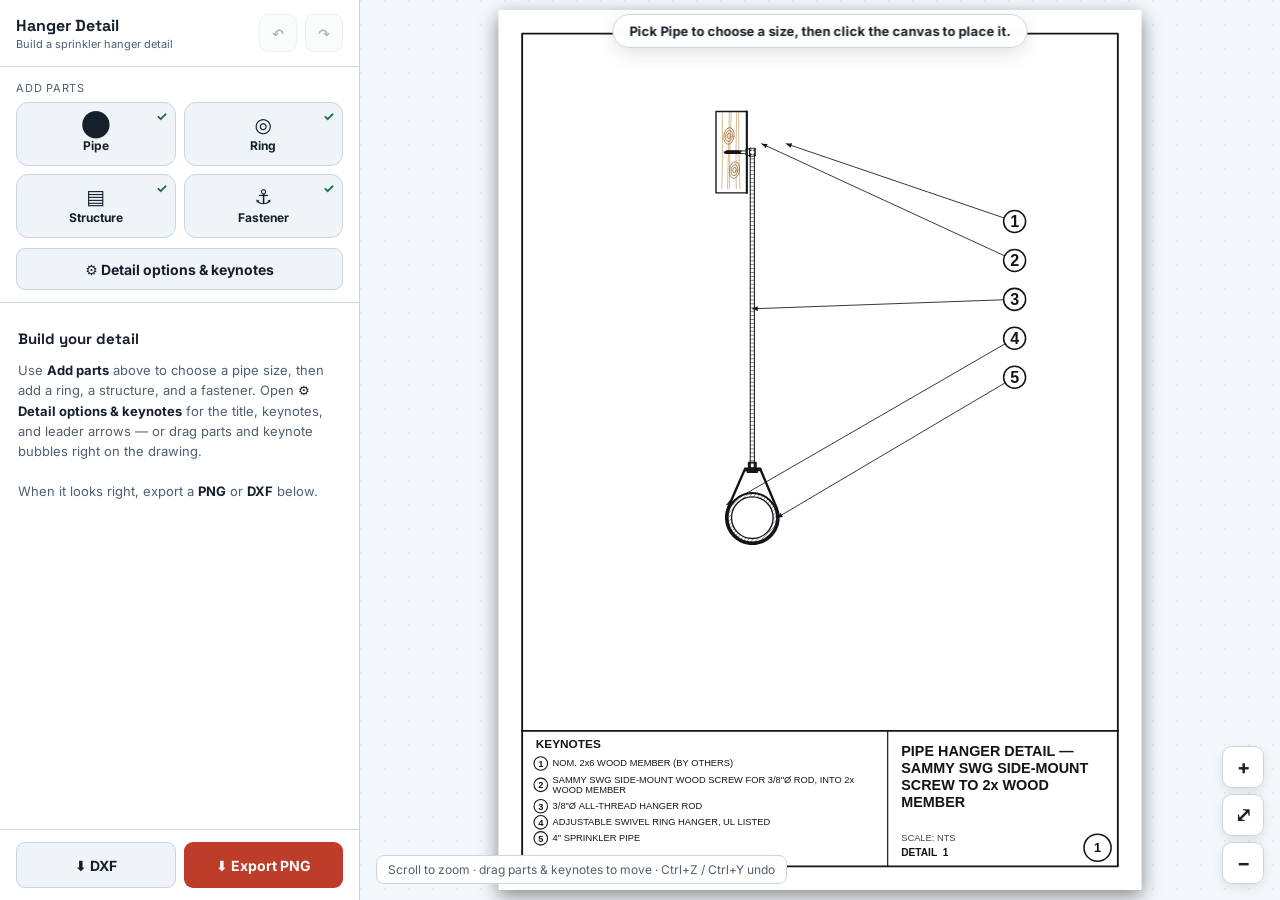
<file: hanger.html>
<!DOCTYPE html>
<html lang="en">
<head>
<meta charset="UTF-8" />
<meta name="viewport" content="width=device-width, initial-scale=1" />
<title>Hanger Detail — SprinkFlow</title>
<link rel="preconnect" href="https://fonts.googleapis.com" />
<link href="https://fonts.googleapis.com/css2?family=Space+Grotesk:wght@600;700&family=Inter:wght@400;600;700&display=swap" rel="stylesheet" />
<style>
  :root{
    /* Light (default) — matches the SprinkFlow app's Plain Light theme */
    --bg:#f4f7fb; --panel:#ffffff; --panel2:#eef4f8; --line:#cbd6df; --line-strong:#91a5b6;
    --ink:#16202a; --muted:#4f6070; --accent:#7f4a00; --accent2:#be3d2a; --good:#176d49;
    --hover:#e4edf3; --grid-dot:rgba(20,40,60,.06); --float:rgba(255,255,255,.95);
  }
  html[data-theme="dark"]{
    --bg:#0d1116; --panel:#171d24; --panel2:#202832; --line:#2d3742; --line-strong:#536171;
    --ink:#f5f7f8; --muted:#aab4bd; --accent:#ffb03a; --accent2:#ff5a2f; --good:#3ddc97;
    --hover:#39424d; --grid-dot:rgba(255,255,255,.045); --float:rgba(16,20,26,.9);
  }
  *{box-sizing:border-box;}
  html,body{margin:0; height:100%; overflow:hidden; background:var(--bg); color:var(--ink);
    font-family:"Inter", system-ui, -apple-system, sans-serif; font-size:14px;}
  button{font-family:inherit; cursor:pointer;}

  /* ---- Desktop two-pane layout ---- */
  #app{display:flex; flex-direction:row; height:100vh;}
  #side{flex:0 0 360px; width:360px; display:flex; flex-direction:column; min-height:0;
    background:var(--panel); border-right:1px solid var(--line);}
  #stage{position:relative; flex:1 1 auto; min-width:0; overflow:hidden;
    background:
      radial-gradient(circle at 1px 1px, var(--grid-dot) 1px, transparent 0) 0 0/24px 24px,
      var(--bg);}
  canvas{position:absolute; inset:0; width:100%; height:100%; display:block; cursor:crosshair; user-select:none;}

  /* Sidebar header */
  .side-head{display:flex; align-items:center; gap:8px; padding:14px 16px; border-bottom:1px solid var(--line); flex:0 0 auto;}
  .side-head .brand{flex:1; min-width:0; font-family:"Space Grotesk",sans-serif; font-weight:700; font-size:16px;}
  .side-head .brand small{display:block; font-family:"Inter",sans-serif; font-weight:400; font-size:11px; color:var(--muted); margin-top:1px;}

  .iconbtn{height:38px; min-width:38px; padding:0 12px; border:1px solid var(--line);
    background:var(--panel2); color:var(--ink); border-radius:9px; font-size:14px; font-weight:bold;
    display:inline-flex; align-items:center; justify-content:center; gap:6px;
    transition:background .12s, border-color .12s, filter .12s;}
  .iconbtn:hover:not(:disabled){background:var(--hover); border-color:var(--line-strong);}
  .iconbtn:disabled{opacity:.32; pointer-events:none;}
  .iconbtn.primary{background:var(--accent2); border-color:transparent; color:#fff;}
  .iconbtn.primary:hover{filter:brightness(1.07);}

  /* Tool palette */
  .palette-lbl{font-size:11px; letter-spacing:.07em; text-transform:uppercase; color:var(--muted); padding:14px 16px 7px;}
  .tools{display:grid; grid-template-columns:1fr 1fr; gap:8px; padding:0 16px 10px;}
  .toolwrap{position:relative; display:flex;}
  .tool{flex:1; height:64px; border:1px solid var(--line); background:var(--panel2); color:var(--ink);
    border-radius:12px; display:flex; flex-direction:column; align-items:center; justify-content:center; gap:3px;
    font-size:12px; font-weight:bold; transition:background .12s, border-color .12s, box-shadow .12s;}
  .tool:hover:not([aria-disabled="true"]){border-color:var(--line-strong); background:var(--hover);}
  .tool .ic{font-size:20px; line-height:1;}
  .tool[aria-disabled="true"]{opacity:.38; cursor:not-allowed;}
  .tool.active{background:var(--accent2); border-color:var(--accent2); color:#fff; box-shadow:0 0 0 2px rgba(0,0,0,.12) inset;}
  .tool .done{position:absolute; top:6px; right:9px; color:var(--good); font-size:13px;}

  /* Docked options panel (was the slide-up bottom sheet) */
  .sheet-back{flex:1 1 auto; min-height:0; display:flex; border-top:1px solid var(--line);}
  .sheet{flex:1; overflow-y:auto; padding:2px 16px 16px;}
  .sheet h3{margin:14px 0 12px; font-size:15px; font-family:"Space Grotesk",sans-serif;}
  .sheet .sub{color:var(--muted); font-weight:normal; font-size:12px; margin-left:6px;}
  .sheet-empty{color:var(--muted); font-size:13px; line-height:1.55; padding:16px 2px;}
  .sheet-empty h3{color:var(--ink); margin:6px 0 10px;}
  .sheet-empty b{color:var(--ink);}

  .opt{display:flex; align-items:center; gap:12px; width:100%; padding:12px;
    border:1px solid var(--line); background:var(--panel2); color:var(--ink);
    border-radius:11px; margin-bottom:8px; font-size:14px; font-weight:bold; text-align:left;
    transition:border-color .12s, background .12s;}
  .opt:hover:not([disabled]){border-color:var(--line-strong);}
  .opt small{display:block; color:var(--muted); font-weight:normal; font-size:12px; margin-top:2px;}
  .opt .gico{font-size:24px; width:30px; text-align:center;}
  .opt[disabled]{opacity:.4; cursor:not-allowed;}
  .opt.sel{border-color:var(--accent2); box-shadow:0 0 0 2px rgba(190,61,42,.2) inset;}
  .chips{display:flex; flex-wrap:wrap; gap:8px;}
  .chip{padding:9px 14px; border:1px solid var(--line); background:var(--panel2); color:var(--ink);
    border-radius:20px; font-size:14px; font-weight:bold; transition:background .12s, border-color .12s;}
  .chip:hover{border-color:var(--line-strong);}
  .chip.sel{background:var(--accent2); border-color:var(--accent2); color:#fff;}
  .fieldlbl{font-size:12px; color:var(--muted); margin:6px 2px 5px;}
  .iconrow{display:flex; gap:8px; flex-wrap:wrap; margin-bottom:4px;}
  .miniopt{width:50px; height:46px; border:1px solid var(--line); background:var(--panel2); color:var(--ink);
    border-radius:10px; font-size:20px; line-height:1; display:flex; align-items:center; justify-content:center; cursor:pointer;}
  .miniopt:hover{border-color:var(--line-strong);}
  .miniopt.sel{background:var(--accent2); border-color:var(--accent2); color:#fff;}
  .sheet .row{display:flex; gap:8px; margin-top:6px;}
  .sheet .ghost{flex:1; height:44px; border:1px solid var(--line); background:transparent; color:var(--muted);
    border-radius:11px; font-size:14px; font-weight:bold;}
  .sheet .ghost:hover{border-color:var(--line-strong); color:var(--ink);}
  .field{margin:4px 0 14px;}
  .field label{display:block; font-size:12px; color:var(--muted); margin-bottom:5px;}
  .field input{width:100%; height:42px; background:var(--panel2); border:1px solid var(--line); color:var(--ink);
    border-radius:10px; padding:0 12px; font-size:15px; font-family:inherit;}

  /* Export footer */
  .side-foot{flex:0 0 auto; display:flex; gap:8px; padding:12px 16px; border-top:1px solid var(--line); background:var(--panel);}
  .side-foot .iconbtn{flex:1; height:46px; font-size:14px;}

  /* Stage chrome */
  #hint{position:absolute; top:14px; left:50%; transform:translateX(-50%);
    background:var(--float); border:1px solid var(--line); color:var(--ink);
    padding:8px 16px; box-shadow:0 6px 18px rgba(15,30,50,.12); backdrop-filter:blur(4px);; border-radius:20px; font-size:13px; font-weight:bold; max-width:74%; text-align:center;
    pointer-events:none; transition:opacity .2s;}
  .zoomctl{position:absolute; right:16px; bottom:16px; display:flex; flex-direction:column; gap:6px;}
  .zoomctl button{width:42px; height:42px; border:1px solid var(--line); background:var(--float); color:var(--ink);
    border-radius:10px; font-size:20px; font-weight:bold; line-height:1; display:flex; align-items:center; justify-content:center; box-shadow:0 4px 12px rgba(15,30,50,.1); backdrop-filter:blur(4px);}
  .zoomctl button:hover{background:var(--accent2); border-color:var(--accent2); color:#fff;}
  .stage-tip{position:absolute; left:16px; bottom:16px; color:var(--muted); font-size:12px; pointer-events:none;
    background:var(--float); border:1px solid var(--line); padding:6px 11px; border-radius:8px; backdrop-filter:blur(4px);}
</style>
</head>
<body>
<div id="app">
  <aside id="side">
    <div class="side-head">
      <div class="brand">Hanger Detail<small>Build a sprinkler hanger detail</small></div>
      <button class="iconbtn" id="btnHistUndo" title="Undo (Ctrl+Z)" disabled>↶</button>
      <button class="iconbtn" id="btnHistRedo" title="Redo (Ctrl+Y)" disabled>↷</button>
    </div>

    <div class="palette-lbl">Add parts</div>
    <div class="tools" id="tools">
      <div class="toolwrap"><button class="tool" data-tool="pipe"><span class="ic">⬤</span>Pipe<span class="done" data-done="pipe" hidden>✓</span></button></div>
      <div class="toolwrap"><button class="tool" data-tool="ring" aria-disabled="true"><span class="ic">◎</span>Ring<span class="done" data-done="ring" hidden>✓</span></button></div>
      <div class="toolwrap"><button class="tool" data-tool="structure"><span class="ic">▤</span>Structure<span class="done" data-done="structure" hidden>✓</span></button></div>
      <div class="toolwrap"><button class="tool" data-tool="fastener" aria-disabled="true"><span class="ic">⚓</span>Fastener<span class="done" data-done="fastener" hidden>✓</span></button></div>
    </div>

    <button class="iconbtn" id="btnEdit" style="margin:0 16px 12px; height:42px;">⚙ Detail options &amp; keynotes</button>

    <div class="sheet-back" id="sheetBack"><div class="sheet" id="sheet"></div></div>

    <div class="side-foot">
      <button class="iconbtn" id="btnDxf">⬇ DXF</button>
      <button class="iconbtn primary" id="btnExport">⬇ Export PNG</button>
    </div>
  </aside>

  <div id="stage">
    <canvas id="cv"></canvas>
    <div id="hint">Pick <b>Pipe</b> to choose a size, then click the canvas to place it.</div>
    <div class="zoomctl">
      <button id="btnZoomIn" title="Zoom in">+</button>
      <button id="btnFit" title="Fit to view">⤢</button>
      <button id="btnZoomOut" title="Zoom out">−</button>
    </div>
    <div class="stage-tip">Scroll to zoom · drag parts &amp; keynotes to move · Ctrl+Z / Ctrl+Y undo</div>
  </div>
</div>
<script>
"use strict";

/* ============================================================
   DETAIL-SPACE coordinate system (virtual). Everything is drawn
   in these units, then fit-transformed to the screen and to the
   export bitmap so the two always match.
   ============================================================ */
const W = 760, H = 1040;          // virtual detail canvas
const AXIS = 300;                  // vertical center axis (x) of the assembly
const DECK_TOP = 120, DECK_BOT0 = 196; // base concrete deck band (at detailScale=1)
const TITLE_TOP = 852;             // title block band top

/* ---- Catalog (v1: concrete-deck path; others stubbed for filtering) ---- */
const STRUCTURES = {
  concrete: { name:"Concrete Deck", ico:"▤", on:true,
    keynote:"STRUCTURAL CONCRETE DECK (BY OTHERS)",
    fasteners:["dropin","wedge","kwikbolt","castin","concretesammy"] },
  woodbeam: { name:"Wood Beam (2x6)", ico:"▦", on:true, keynote:"NOM. 2x6 WOOD MEMBER (BY OTHERS)", fasteners:["woodvertical","woodside"] },
  steelbeam:{ name:"Steel Beam", ico:"▥", on:false, fasteners:["beamclamp","cclamp"] },
  barjoist: { name:"Steel Bar Joist", ico:"◿", on:false, fasteners:["topclip"] },
  steelbar: { name:"Steel Bar / Angle", ico:"▱", on:false, fasteners:["beamclamp"] },
};
const FASTENERS = {
  dropin:{ name:"Hilti HDI Drop-In Anchor", on:true },        // notes built dynamically (rod size)
  wedge:{ name:"Wedge Anchor", on:true },
  kwikbolt:{ name:"Hilti Kwik Bolt TZ2 + Rod Coupling", on:true },
  castin:{ name:"Cast-In Concrete Insert", on:true },
  concretesammy:{ name:"SAMMY Concrete Screw (CST)", on:true },
  woodvertical:{ name:"SAMMY Vertical Wood Screw (GST)", on:true },
  woodside:{ name:"SAMMY Side-Mount Wood Screw (SWG)", on:true },
  lag:{ name:"Lag Screw" }, throughbolt:{ name:"Through-Bolt" },
  beamclamp:{ name:"Beam Clamp" }, cclamp:{ name:"C-Clamp w/ Retaining Strap" },
  topclip:{ name:"Top-Chord Clip" },
};

/* ---- Pipe sizes: NPS -> outside diameter (in) ---- */
const PIPES = [
  {nps:'1"',od:1.315},{nps:'1¼"',od:1.66},{nps:'1½"',od:1.9},
  {nps:'2"',od:2.375},{nps:'2½"',od:2.875},{nps:'3"',od:3.5},
  {nps:'4"',od:4.5},{nps:'6"',od:6.625},   // 8" removed — no ring sized for it yet
];
const DEFAULT_NPS = 6;   // index of 4" — the pipe placed by default on start
const PX_PER_IN = 13;   // base drawing scale: detail-units per inch of real pipe (at detailScale=1)
// Detail zoom: scales the drawing content (deck/pipe/ring/rod/fastener) within the
// fixed sheet. Sheet border, title block, and keynote bubbles do NOT scale.
function E(){ return PX_PER_IN * state.detailScale; }                       // effective px/inch
function deckBot(){ return DECK_TOP + (DECK_BOT0-DECK_TOP)*state.detailScale; }

/* ---- Real TOLCO Fig. 200 ring-hanger geometry traced from mfr DXF (inches,
   bore centered at origin, y-up). Injected from catalogs/ring_hanger_dxf. ---- */
const RINGS = {"5\"": {"lines": [[0.208, 4.987, 0.208, 5.403], [-0.208, 5.403, -0.208, 4.987], [-0.208, 4.987, 0.208, 4.987], [-0.208, 4.987, -0.25, 4.945], [0.25, 4.945, 0.208, 4.987], [-0.208, 5.403, 0.208, 5.403], [0.208, 5.403, 0.25, 5.445], [-0.25, 5.445, -0.208, 5.403], [-0.281, 5.445, 0.281, 5.445], [0.281, 5.445, 0.281, 6.07], [-0.281, 6.07, -0.281, 5.445], [-0.338, 6.07, 0.338, 6.07], [0.338, 5.398, 0.338, 6.07], [0.338, 5.293, 0.338, 5.398], [0.338, 5.23, 0.338, 5.293], [0.338, 5.125, 0.338, 5.23], [-0.338, 5.23, -0.338, 5.125], [-0.338, 5.293, -0.338, 5.23], [-0.338, 5.398, -0.338, 5.293], [-0.338, 6.07, -0.338, 5.398], [-0.406, 5.398, -0.406, 5.293], [0.406, 5.293, 0.406, 5.398], [-0.406, 5.23, -0.406, 5.125], [0.406, 5.125, 0.406, 5.23], [-0.45, 4.945, 0.45, 4.945], [0.45, 4.945, 0.45, 5.125], [-0.45, 5.125, -0.45, 4.945], [-0.688, 5.398, -0.688, 5.293], [-0.688, 5.293, 0.64, 5.293], [-0.688, 5.398, 0.707, 5.398], [-0.642, 5.125, 0.688, 5.125], [-0.708, 5.23, 0.688, 5.23], [0.688, 5.125, 0.688, 5.23], [-0.775, 5.188, -2.676, 1.312], [2.697, 1.268, 0.775, 5.355], [0.708, 5.25, 2.602, 1.224], [-2.581, 1.266, -0.71, 5.083], [-0.552, 5.398, -0.552, 5.293], [0.552, 5.23, 0.552, 5.125], [-0.25, 4.945, -0.25, 5.445], [0.25, 4.945, 0.25, 5.445]], "arcs": [[-0.0, 0.0, 2.98, 153.88, 25.187], [0.707, 5.323, 0.075, 25.187, 90.0], [0.64, 5.218, 0.075, 25.187, 90.0], [0.0, 0.0, 2.875, 153.88, 25.187], [-0.642, 5.05, 0.075, 90.0, 153.88], [-0.708, 5.155, 0.075, 90.0, 153.88]], "topY": 6.07, "boreR": 2.875}, "6\"": {"lines": [[0.208, 5.143, 0.208, 5.56], [-0.208, 5.56, -0.208, 5.143], [-0.208, 5.143, 0.208, 5.143], [-0.208, 5.143, -0.25, 5.102], [0.25, 5.102, 0.208, 5.143], [-0.208, 5.56, 0.208, 5.56], [0.208, 5.56, 0.25, 5.602], [-0.25, 5.602, -0.208, 5.56], [-0.281, 5.602, 0.281, 5.602], [0.281, 5.602, 0.281, 6.227], [-0.281, 6.227, -0.281, 5.602], [-0.338, 6.227, 0.338, 6.227], [0.338, 5.555, 0.338, 6.227], [0.338, 5.45, 0.338, 5.555], [0.338, 5.387, 0.338, 5.45], [0.338, 5.282, 0.338, 5.387], [-0.338, 5.387, -0.338, 5.282], [-0.338, 5.45, -0.338, 5.387], [-0.338, 5.555, -0.338, 5.45], [-0.338, 6.227, -0.338, 5.555], [-0.531, 5.555, -0.531, 5.449], [0.531, 5.449, 0.531, 5.555], [-0.531, 5.387, -0.531, 5.282], [0.531, 5.282, 0.531, 5.387], [-0.55, 5.102, 0.55, 5.102], [0.55, 5.102, 0.55, 5.282], [-0.55, 5.282, -0.55, 5.102], [-0.813, 5.555, -0.813, 5.45], [-0.813, 5.45, 0.787, 5.449], [-0.813, 5.555, 0.848, 5.555], [-0.789, 5.282, 0.813, 5.282], [-0.849, 5.387, 0.813, 5.387], [0.813, 5.282, 0.813, 5.387], [-0.914, 5.35, -3.022, 1.789], [3.056, 1.729, 0.914, 5.516], [0.852, 5.411, 2.965, 1.677], [-2.931, 1.735, -0.854, 5.245], [-0.612, 5.555, -0.612, 5.45], [0.612, 5.387, 0.612, 5.282], [-0.25, 5.102, -0.25, 5.602], [0.25, 5.102, 0.25, 5.602]], "arcs": [[-0.0, -0.0, 3.511, 149.376, 29.5], [0.848, 5.479, 0.075, 29.5, 90.0], [0.787, 5.374, 0.075, 29.5, 90.0], [-0.0, -0.0, 3.406, 149.376, 29.5], [-0.789, 5.207, 0.075, 90.0, 149.376], [-0.849, 5.312, 0.075, 90.0, 149.376]], "topY": 6.227, "boreR": 3.406}, "1-1/2\"": {"lines": [[0.154, 2.087, 0.154, 2.395], [-0.154, 2.395, -0.154, 2.087], [-0.154, 2.087, 0.154, 2.087], [-0.154, 2.087, -0.188, 2.054], [0.188, 2.054, 0.154, 2.087], [-0.154, 2.395, 0.154, 2.395], [0.154, 2.395, 0.188, 2.429], [-0.188, 2.429, -0.154, 2.395], [-0.195, 2.429, 0.195, 2.429], [0.195, 2.429, 0.195, 2.929], [-0.195, 2.929, -0.195, 2.429], [-1.035, 0.207, -0.973, 0.517], [0.975, 0.517, 1.036, 0.202], [-0.25, 2.929, 0.25, 2.929], [0.25, 2.297, 0.25, 2.929], [0.25, 2.257, 0.25, 2.297], [0.25, 2.244, 0.25, 2.257], [0.25, 2.204, 0.25, 2.244], [-0.25, 2.244, -0.25, 2.204], [-0.25, 2.257, -0.25, 2.244], [-0.25, 2.297, -0.25, 2.257], [-0.25, 2.929, -0.25, 2.297], [-0.266, 2.244, -0.266, 2.204], [0.266, 2.204, 0.266, 2.244], [-0.266, 2.297, -0.266, 2.257], [0.266, 2.257, 0.266, 2.297], [-0.438, 2.257, 0.543, 2.257], [0.576, 2.297, -0.438, 2.297], [0.438, 2.244, -0.576, 2.244], [-0.544, 2.204, 0.438, 2.204], [-0.638, 2.193, -0.973, 0.517], [0.605, 2.207, 0.997, 0.194], [-0.973, 0.517, -1.049, 0.441], [-1.049, 0.441, -1.094, 0.219], [1.095, 0.213, 1.051, 0.441], [1.051, 0.441, 0.975, 0.517], [0.975, 0.517, 0.638, 2.247], [-0.996, 0.199, -0.605, 2.153], [-0.344, 2.054, 0.344, 2.054], [0.343, 2.054, 0.343, 2.204], [-0.343, 2.204, -0.343, 2.054], [0.306, 2.297, 0.306, 2.257], [-0.438, 2.297, -0.438, 2.257], [-0.306, 2.204, -0.306, 2.244], [0.438, 2.204, 0.438, 2.244], [-0.188, 2.054, -0.188, 2.429], [0.188, 2.054, 0.188, 2.429]], "arcs": [[-0.0, -0.0, 1.056, 168.698, 11.018], [0.576, 2.234, 0.063, 11.018, 90.0], [0.543, 2.194, 0.063, 11.018, 90.0], [-0.0, 0.0, 1.016, 168.698, 11.018], [-0.0, -0.0, 1.115, 168.698, 11.018], [-0.544, 2.14, 0.063, 90.0, 168.698], [-0.576, 2.18, 0.063, 90.0, 168.698]], "topY": 2.929, "boreR": 1.016}, "1-1/4\"": {"lines": [[0.154, 1.947, 0.154, 2.254], [-0.154, 2.254, -0.154, 1.947], [-0.154, 1.947, 0.154, 1.947], [-0.154, 1.947, -0.188, 1.913], [0.188, 1.913, 0.154, 1.947], [-0.154, 2.254, 0.154, 2.254], [0.154, 2.254, 0.188, 2.288], [-0.188, 2.288, -0.154, 2.254], [-0.195, 2.288, 0.195, 2.288], [0.195, 2.288, 0.195, 2.788], [-0.195, 2.788, -0.195, 2.288], [-0.901, 0.125, -0.852, 0.483], [0.853, 0.483, 0.902, 0.121], [-0.25, 2.788, 0.25, 2.788], [0.25, 2.157, 0.25, 2.788], [0.25, 2.117, 0.25, 2.157], [0.25, 2.103, 0.25, 2.117], [0.25, 2.063, 0.25, 2.103], [-0.25, 2.103, -0.25, 2.063], [-0.25, 2.117, -0.25, 2.103], [-0.25, 2.157, -0.25, 2.117], [-0.25, 2.788, -0.25, 2.157], [-0.266, 2.103, -0.266, 2.063], [0.266, 2.063, 0.266, 2.103], [-0.266, 2.157, -0.266, 2.117], [0.266, 2.117, 0.266, 2.157], [-0.438, 2.117, 0.538, 2.117], [0.573, 2.157, -0.438, 2.157], [0.438, 2.103, -0.573, 2.103], [-0.538, 2.063, 0.438, 2.063], [-0.636, 2.049, -0.852, 0.483], [0.6, 2.062, 0.862, 0.116], [-0.852, 0.483, -0.922, 0.413], [-0.922, 0.413, -0.961, 0.133], [0.961, 0.129, 0.923, 0.413], [0.923, 0.413, 0.853, 0.483], [0.853, 0.483, 0.635, 2.102], [-0.862, 0.119, -0.601, 2.009], [-0.344, 1.913, 0.344, 1.913], [0.343, 1.913, 0.343, 2.063], [-0.343, 2.063, -0.343, 1.913], [0.306, 2.157, 0.306, 2.117], [-0.438, 2.157, -0.438, 2.117], [-0.306, 2.063, -0.306, 2.103], [0.438, 2.063, 0.438, 2.103], [-0.188, 1.913, -0.188, 2.288], [0.188, 1.913, 0.188, 2.288]], "arcs": [[-0.0, 0.0, 0.91, 172.131, 7.662], [0.573, 2.094, 0.063, 7.662, 90.0], [0.538, 2.054, 0.063, 7.662, 90.0], [-0.0, -0.0, 0.87, 172.131, 7.662], [-0.0, -0.0, 0.97, 172.131, 7.662], [-0.538, 2.0, 0.063, 90.0, 172.131], [-0.573, 2.04, 0.063, 90.0, 172.131]], "topY": 2.788, "boreR": 0.87}, "1\"": {"lines": [[0.154, 1.722, 0.154, 2.029], [-0.154, 2.029, -0.154, 1.722], [-0.154, 1.722, 0.154, 1.722], [-0.154, 1.722, -0.188, 1.688], [0.188, 1.688, 0.154, 1.722], [-0.154, 2.029, 0.154, 2.029], [0.154, 2.029, 0.188, 2.063], [-0.188, 2.063, -0.154, 2.029], [-0.195, 2.063, 0.195, 2.063], [0.195, 2.063, 0.195, 2.563], [-0.195, 2.563, -0.195, 2.063], [-0.777, 0.064, -0.747, 0.433], [0.748, 0.433, 0.778, 0.062], [-0.25, 2.563, 0.25, 2.563], [0.25, 1.932, 0.25, 2.563], [0.25, 1.892, 0.25, 1.932], [0.25, 1.878, 0.25, 1.892], [0.25, 1.838, 0.25, 1.878], [-0.25, 1.878, -0.25, 1.838], [-0.25, 1.892, -0.25, 1.878], [-0.25, 1.932, -0.25, 1.892], [-0.25, 2.563, -0.25, 1.932], [-0.266, 1.878, -0.266, 1.838], [0.266, 1.838, 0.266, 1.878], [-0.266, 1.932, -0.266, 1.892], [0.266, 1.892, 0.266, 1.932], [-0.438, 1.892, 0.533, 1.892], [0.57, 1.932, -0.438, 1.932], [0.438, 1.878, -0.57, 1.878], [-0.533, 1.838, 0.438, 1.838], [-0.633, 1.82, -0.747, 0.433], [0.596, 1.834, 0.738, 0.059], [-0.747, 0.433, -0.813, 0.368], [-0.813, 0.368, -0.837, 0.069], [0.837, 0.067, 0.813, 0.368], [0.813, 0.368, 0.748, 0.433], [0.748, 0.433, 0.633, 1.874], [-0.738, 0.061, -0.596, 1.78], [-0.344, 1.688, 0.344, 1.688], [0.343, 1.688, 0.343, 1.838], [-0.343, 1.838, -0.343, 1.688], [0.306, 1.932, 0.306, 1.892], [-0.438, 1.932, -0.438, 1.892], [-0.306, 1.838, -0.306, 1.878], [0.438, 1.838, 0.438, 1.878], [-0.188, 1.688, -0.188, 2.063], [0.188, 1.688, 0.188, 2.063]], "arcs": [[0.0, -0.0, 0.78, 175.293, 4.572], [0.57, 1.869, 0.063, 4.572, 90.0], [0.533, 1.829, 0.063, 4.572, 90.0], [0.0, 0.0, 0.74, 175.293, 4.572], [0.0, -0.0, 0.84, 175.293, 4.572], [-0.533, 1.775, 0.063, 90.0, 175.293], [-0.57, 1.815, 0.063, 90.0, 175.293]], "topY": 2.563, "boreR": 0.74}, "2-1/2\"": {"lines": [[0.195, 3.381, 0.195, 3.881], [-0.195, 3.881, -0.195, 3.381], [0.208, 3.048, 0.208, 3.34], [-0.208, 3.34, -0.208, 3.048], [-0.25, 3.381, 0.25, 3.381], [-0.208, 3.34, 0.208, 3.34], [0.208, 3.34, 0.25, 3.381], [-0.25, 3.381, -0.208, 3.34], [-0.208, 3.048, 0.208, 3.048], [-0.208, 3.048, -0.25, 3.006], [0.25, 3.006, 0.208, 3.048], [-0.338, 3.881, 0.338, 3.881], [0.338, 3.369, 0.338, 3.881], [0.338, 3.294, 0.338, 3.369], [0.338, 3.232, 0.338, 3.294], [0.338, 3.156, 0.338, 3.232], [-0.338, 3.232, -0.338, 3.156], [-0.338, 3.294, -0.338, 3.232], [-0.338, 3.369, -0.338, 3.294], [-0.338, 3.881, -0.338, 3.369], [-0.344, 3.369, -0.344, 3.294], [0.344, 3.294, 0.344, 3.369], [-0.344, 3.232, -0.344, 3.156], [0.344, 3.156, 0.344, 3.232], [-0.45, 3.006, 0.45, 3.006], [0.45, 3.006, 0.45, 3.156], [-0.45, 3.156, -0.45, 3.006], [-0.612, 3.156, 0.668, 3.156], [-0.668, 3.232, 0.668, 3.232], [0.668, 3.156, 0.668, 3.232], [-0.668, 3.369, -0.668, 3.294], [-0.668, 3.294, 0.61, 3.294], [-0.668, 3.369, 0.667, 3.369], [-0.74, 3.178, -1.541, 0.453], [1.547, 0.434, 0.739, 3.315], [0.682, 3.24, 1.475, 0.413], [-1.469, 0.432, -0.684, 3.103], [-0.532, 3.369, -0.532, 3.294], [0.532, 3.232, 0.532, 3.156], [-0.25, 3.006, -0.25, 3.381], [0.25, 3.006, 0.25, 3.381]], "arcs": [[0.0, -0.0, 1.607, 163.609, 15.657], [0.667, 3.295, 0.075, 15.657, 90.0], [0.61, 3.219, 0.075, 15.657, 90.0], [0.0, -0.0, 1.532, 163.609, 15.657], [-0.612, 3.082, 0.075, 90.0, 163.609], [-0.668, 3.156, 0.075, 90.0, 163.609]], "topY": 3.881, "boreR": 1.532}, "2\"": {"lines": [[0.154, 2.339, 0.154, 2.647], [-0.154, 2.647, -0.154, 2.339], [-0.154, 2.339, 0.154, 2.339], [-0.154, 2.339, -0.188, 2.305], [0.188, 2.305, 0.154, 2.339], [-0.154, 2.647, 0.154, 2.647], [0.154, 2.647, 0.188, 2.68], [-0.188, 2.68, -0.154, 2.647], [-0.195, 2.68, 0.195, 2.68], [0.195, 2.68, 0.195, 3.18], [-0.195, 3.18, -0.195, 2.68], [-1.222, 0.336, -1.156, 0.577], [1.158, 0.576, 1.224, 0.329], [-0.25, 3.18, 0.25, 3.18], [0.25, 2.55, 0.25, 3.18], [0.25, 2.51, 0.25, 2.55], [0.25, 2.495, 0.25, 2.51], [0.25, 2.455, 0.25, 2.495], [-0.25, 2.495, -0.25, 2.455], [-0.25, 2.51, -0.25, 2.495], [-0.25, 2.55, -0.25, 2.51], [-0.25, 3.18, -0.25, 2.55], [-0.266, 2.495, -0.266, 2.455], [0.266, 2.455, 0.266, 2.495], [-0.266, 2.55, -0.266, 2.51], [0.266, 2.51, 0.266, 2.55], [-0.438, 2.51, 0.549, 2.51], [0.58, 2.55, -0.438, 2.55], [0.438, 2.495, -0.58, 2.495], [-0.55, 2.455, 0.438, 2.455], [-0.641, 2.449, -1.156, 0.577], [0.61, 2.463, 1.186, 0.318], [-1.156, 0.577, -1.242, 0.491], [-1.242, 0.491, -1.28, 0.352], [1.282, 0.344, 1.243, 0.491], [1.243, 0.491, 1.158, 0.576], [1.158, 0.576, 0.641, 2.503], [-1.184, 0.326, -0.61, 2.409], [-0.344, 2.305, 0.344, 2.305], [0.343, 2.305, 0.343, 2.455], [-0.343, 2.455, -0.343, 2.305], [0.306, 2.55, 0.306, 2.51], [-0.438, 2.55, -0.438, 2.51], [-0.306, 2.455, -0.306, 2.495], [0.438, 2.455, 0.438, 2.495], [-0.188, 2.305, -0.188, 2.68], [0.188, 2.305, 0.188, 2.68]], "arcs": [[0.0, -0.0, 1.268, 164.617, 15.026], [0.58, 2.486, 0.063, 15.026, 90.0], [0.549, 2.446, 0.063, 15.026, 90.0], [-0.0, -0.0, 1.228, 164.617, 15.026], [0.0, 0.0, 1.327, 164.617, 15.026], [-0.55, 2.393, 0.063, 90.0, 164.617], [-0.58, 2.433, 0.063, 90.0, 164.617]], "topY": 3.18, "boreR": 1.228}, "3-1/2\"": {"lines": [[0.195, 4.444, 0.195, 4.944], [-0.195, 4.944, -0.195, 4.444], [0.208, 4.111, 0.208, 4.402], [-0.208, 4.402, -0.208, 4.111], [-0.25, 4.444, 0.25, 4.444], [-0.208, 4.402, 0.208, 4.402], [0.208, 4.402, 0.25, 4.444], [-0.25, 4.444, -0.208, 4.402], [-0.208, 4.111, 0.208, 4.111], [-0.208, 4.111, -0.25, 4.069], [0.25, 4.069, 0.208, 4.111], [-0.338, 4.944, 0.338, 4.944], [0.338, 4.432, 0.338, 4.944], [0.338, 4.357, 0.338, 4.432], [0.338, 4.294, 0.338, 4.357], [0.338, 4.219, 0.338, 4.294], [-0.338, 4.294, -0.338, 4.219], [-0.338, 4.357, -0.338, 4.294], [-0.338, 4.432, -0.338, 4.357], [-0.338, 4.944, -0.338, 4.432], [-0.344, 4.432, -0.344, 4.357], [0.344, 4.357, 0.344, 4.432], [-0.344, 4.294, -0.344, 4.219], [0.344, 4.219, 0.344, 4.294], [-0.45, 4.069, 0.45, 4.069], [0.45, 4.069, 0.45, 4.219], [-0.45, 4.219, -0.45, 4.069], [-0.688, 4.432, -0.688, 4.357], [-0.688, 4.357, 0.627, 4.357], [-0.688, 4.432, 0.68, 4.432], [-0.629, 4.219, 0.688, 4.219], [-0.681, 4.294, 0.688, 4.294], [0.688, 4.219, 0.688, 4.294], [-0.752, 4.245, -2.036, 0.748], [2.045, 0.723, 0.751, 4.382], [0.698, 4.307, 1.974, 0.698], [-1.966, 0.722, -0.699, 4.17], [-0.552, 4.432, -0.552, 4.357], [0.552, 4.294, 0.552, 4.219], [-0.25, 4.069, -0.25, 4.444], [0.25, 4.069, 0.25, 4.444]], "arcs": [[-0.0, 0.0, 2.169, 159.832, 19.473], [0.68, 4.357, 0.075, 19.473, 90.0], [0.627, 4.282, 0.075, 19.473, 90.0], [-0.0, 0.0, 2.094, 159.832, 19.473], [-0.629, 4.144, 0.075, 90.0, 159.832], [-0.681, 4.219, 0.075, 90.0, 159.832]], "topY": 4.944, "boreR": 2.094}, "3\"": {"lines": [[0.195, 3.319, 0.195, 3.819], [-0.195, 3.819, -0.195, 3.319], [0.208, 2.986, 0.208, 3.277], [-0.208, 3.277, -0.208, 2.986], [-0.25, 3.319, 0.25, 3.319], [-0.208, 3.277, 0.208, 3.277], [0.208, 3.277, 0.25, 3.319], [-0.25, 3.319, -0.208, 3.277], [-0.208, 2.986, 0.208, 2.986], [-0.208, 2.986, -0.25, 2.944], [0.25, 2.944, 0.208, 2.986], [-0.338, 3.819, 0.338, 3.819], [0.338, 3.307, 0.338, 3.819], [0.338, 3.232, 0.338, 3.307], [0.338, 3.169, 0.338, 3.232], [0.338, 3.094, 0.338, 3.169], [-0.338, 3.169, -0.338, 3.094], [-0.338, 3.232, -0.338, 3.169], [-0.338, 3.307, -0.338, 3.232], [-0.338, 3.819, -0.338, 3.307], [-0.344, 3.307, -0.344, 3.232], [0.344, 3.232, 0.344, 3.307], [-0.344, 3.169, -0.344, 3.094], [0.344, 3.094, 0.344, 3.169], [-0.45, 2.944, 0.45, 2.944], [0.45, 2.944, 0.45, 3.094], [-0.45, 3.094, -0.45, 2.944], [-0.688, 3.307, -0.688, 3.232], [-0.688, 3.232, 0.638, 3.232], [-0.688, 3.307, 0.689, 3.307], [-0.64, 3.094, 0.688, 3.094], [-0.69, 3.169, 0.688, 3.169], [0.688, 3.094, 0.688, 3.169], [-0.759, 3.123, -1.766, 0.75], [1.781, 0.715, 0.758, 3.26], [0.708, 3.185, 1.711, 0.687], [-1.697, 0.721, -0.709, 3.048], [-0.552, 3.307, -0.552, 3.232], [0.552, 3.169, 0.552, 3.094], [-0.25, 2.944, -0.25, 3.319], [0.25, 2.944, 0.25, 3.319]], "arcs": [[0.0, 0.0, 1.919, 156.999, 21.888], [0.689, 3.232, 0.075, 21.888, 90.0], [0.638, 3.157, 0.075, 21.888, 90.0], [-0.0, -0.0, 1.844, 156.999, 21.888], [-0.64, 3.019, 0.075, 90.0, 156.999], [-0.69, 3.094, 0.075, 90.0, 156.999]], "topY": 3.819, "boreR": 1.844}, "4\"": {"lines": [[0.195, 4.506, 0.195, 5.006], [-0.195, 5.006, -0.195, 4.506], [0.208, 4.173, 0.208, 4.464], [-0.208, 4.464, -0.208, 4.173], [-0.25, 4.506, 0.25, 4.506], [-0.208, 4.464, 0.208, 4.464], [0.208, 4.464, 0.25, 4.506], [-0.25, 4.506, -0.208, 4.464], [-0.208, 4.173, 0.208, 4.173], [-0.208, 4.173, -0.25, 4.131], [0.25, 4.131, 0.208, 4.173], [-0.338, 5.006, 0.338, 5.006], [0.338, 4.494, 0.338, 5.006], [0.338, 4.419, 0.338, 4.494], [0.338, 4.356, 0.338, 4.419], [0.338, 4.281, 0.338, 4.356], [-0.338, 4.356, -0.338, 4.281], [-0.338, 4.419, -0.338, 4.356], [-0.338, 4.494, -0.338, 4.419], [-0.338, 5.006, -0.338, 4.494], [-0.406, 4.494, -0.406, 4.419], [0.406, 4.419, 0.406, 4.494], [-0.406, 4.356, -0.406, 4.281], [0.406, 4.281, 0.406, 4.356], [-0.45, 4.131, 0.45, 4.131], [0.45, 4.131, 0.45, 4.281], [-0.45, 4.281, -0.45, 4.131], [-0.688, 4.494, -0.688, 4.419], [-0.688, 4.419, 0.642, 4.419], [-0.688, 4.494, 0.692, 4.494], [-0.643, 4.281, 0.688, 4.281], [-0.692, 4.356, 0.688, 4.356], [0.688, 4.281, 0.688, 4.356], [-0.761, 4.311, -2.218, 0.966], [2.231, 0.934, 0.761, 4.448], [0.711, 4.373, 2.162, 0.905], [-2.149, 0.936, -0.712, 4.236], [-0.552, 4.494, -0.552, 4.419], [0.552, 4.356, 0.552, 4.281], [-0.25, 4.131, -0.25, 4.506], [0.25, 4.131, 0.25, 4.506]], "arcs": [[0.0, 0.0, 2.419, 156.468, 22.71], [0.692, 4.419, 0.075, 22.71, 90.0], [0.642, 4.344, 0.075, 22.71, 90.0], [0.0, 0.0, 2.344, 156.468, 22.71], [-0.643, 4.206, 0.075, 90.0, 156.468], [-0.692, 4.281, 0.075, 90.0, 156.468]], "topY": 5.006, "boreR": 2.344}};
// map our NPS labels -> ring catalog keys (8" falls back to 6")
const RING_KEY = {'1"':'1"','1¼"':'1-1/4"','1½"':'1-1/2"','2"':'2"','2½"':'2-1/2"','3"':'3"','4"':'4"','6"':'6"','8"':'6"'};
/* Real ITW SAMMY traced geometry (GST wood-vertical, CST concrete, SWG wood-side); canonical: stud thickness=1 unit, rod-attach at origin, screw up (vertical) / into -x (side). */
const SAMMY={gst:{seg:[[0.0,-5.578,-0.356,-5.395],[0.356,-5.361,0.356,-5.758],[-0.5,-5.478,-0.356,-5.561],[0.0,-5.578,-0.5,-5.478],[0.484,-6.293,0.484,-7.98],[-0.484,-6.293,-0.484,-7.98],[0.356,-5.758,-0.356,-5.758],[0.484,-5.98,-0.484,-5.98],[-0.484,-5.98,-0.484,-6.293],[0.0,-5.578,-0.356,-5.561],[-0.356,-5.561,-0.356,-5.758],[-0.484,-5.98,-0.356,-5.758],[0.484,-5.98,0.484,-6.293],[0.484,-5.98,0.356,-5.758],[0.5,-1.678,0.356,-1.595],[0.356,-1.761,-0.356,-1.561],[-0.356,-1.561,-0.356,-1.795],[0.5,-1.678,-0.5,-1.478],[-0.356,-2.361,-0.356,-2.595],[0.356,-2.561,0.356,-2.795],[0.356,-5.195,-0.356,-4.995],[0.356,-5.361,-0.356,-5.161],[0.356,-2.795,-0.356,-2.595],[0.356,-2.961,-0.356,-2.761],[0.5,-5.278,-0.5,-5.078],[0.5,-2.878,-0.5,-2.678],[-0.5,-5.078,-0.356,-4.995],[-0.356,-5.161,-0.356,-5.395],[-0.5,-5.478,-0.356,-5.395],[-0.5,-5.078,-0.356,-5.161],[-0.356,-2.761,-0.356,-2.995],[-0.5,-2.678,-0.356,-2.761],[-0.5,-2.678,-0.356,-2.595],[0.356,-2.961,0.356,-3.195],[0.5,-5.278,0.356,-5.195],[0.5,-5.278,0.356,-5.361],[0.5,-2.878,0.356,-2.795],[0.5,-2.878,0.356,-2.961],[0.356,-2.161,-0.356,-1.961],[0.356,-1.995,-0.356,-1.795],[0.356,-2.561,-0.356,-2.361],[0.356,-2.395,-0.356,-2.195],[0.5,-2.478,-0.5,-2.278],[0.5,-2.078,-0.5,-1.878],[-0.356,-1.961,-0.356,-2.195],[-0.5,-2.278,-0.356,-2.361],[-0.5,-2.278,-0.356,-2.195],[-0.5,-1.878,-0.356,-1.961],[-0.5,-1.878,-0.356,-1.795],[0.5,-2.078,0.356,-2.161],[0.5,-2.478,0.356,-2.561],[0.5,-2.478,0.356,-2.395],[0.356,-2.161,0.356,-2.395],[0.5,-2.078,0.356,-1.995],[0.356,-1.761,0.356,-1.995],[0.5,-1.678,0.356,-1.761],[0.206,-0.498,0.326,-0.787],[0.326,-0.787,-0.258,-0.623],[0.5,-0.878,-0.442,-0.69],[-0.442,-0.69,-0.316,-0.763],[0.356,-0.961,-0.316,-0.763],[0.356,-1.595,-0.356,-1.395],[0.356,-1.195,-0.356,-0.995],[0.356,-1.361,-0.356,-1.161],[0.5,-1.278,-0.5,-1.078],[-0.356,-1.161,-0.356,-1.395],[-0.5,-1.478,-0.356,-1.561],[-0.5,-1.478,-0.356,-1.395],[-0.356,-0.859,-0.356,-0.995],[-0.316,-0.763,-0.356,-0.859],[-0.5,-1.078,-0.356,-1.161],[-0.5,-1.078,-0.356,-0.995],[0.356,-0.961,0.356,-1.195],[0.5,-1.278,0.356,-1.195],[0.356,-1.361,0.356,-1.595],[0.5,-1.278,0.356,-1.361],[0.5,-0.878,0.356,-0.961],[0.5,-0.878,0.326,-0.787],[0.313,-0.436,-0.29,-0.324],[0.143,-0.344,-0.105,-0.254],[0.206,-0.498,-0.164,-0.397],[0.0,0.0,0.143,-0.344],[-0.0,0.0,-0.105,-0.254],[-0.164,-0.397,-0.258,-0.623],[-0.29,-0.324,-0.164,-0.397],[-0.29,-0.324,-0.105,-0.254],[-0.442,-0.69,-0.258,-0.623],[0.313,-0.436,0.206,-0.498],[0.313,-0.436,0.143,-0.344],[0.484,-7.98,-0.484,-7.98],[1.236,-8.355,1.236,-9.04],[-1.236,-8.355,-1.236,-9.04],[-1.443,-9.22,1.443,-9.22],[1.443,-9.22,1.443,-10.305],[1.443,-10.305,0.722,-10.305],[0.722,-10.305,-0.722,-10.305],[-0.722,-10.305,-1.443,-10.305],[-1.443,-10.305,-1.443,-9.22],[-1.083,-10.42,1.083,-10.42],[-0.625,-10.245,0.625,-10.245],[0.625,-9.302,-0.623,-9.303],[-0.65,-9.224,0.649,-9.224],[0.722,-15.268,-0.722,-15.268],[-0.722,-15.268,-1.443,-14.018],[-1.443,-14.018,-0.722,-12.768],[-0.722,-12.768,0.722,-12.768],[0.722,-12.768,1.443,-14.018],[1.443,-14.018,0.722,-15.268],[0.0,-13.234,0.242,-13.272],[0.242,-13.272,0.461,-13.384],[0.461,-13.384,0.634,-13.557],[0.634,-13.557,0.746,-13.776],[0.746,-13.776,0.784,-14.018],[0.784,-14.018,0.746,-14.26],[0.746,-14.26,0.634,-14.479],[0.634,-14.479,0.461,-14.652],[0.461,-14.652,0.242,-14.763],[0.242,-14.763,0.0,-14.802],[0.0,-14.802,-0.242,-14.763],[-0.242,-14.763,-0.461,-14.652],[-0.461,-14.652,-0.634,-14.479],[-0.634,-14.479,-0.746,-14.26],[-0.746,-14.26,-0.784,-14.018],[-0.784,-14.018,-0.746,-13.776],[-0.746,-13.776,-0.634,-13.557],[-0.634,-13.557,-0.461,-13.384],[-0.461,-13.384,-0.242,-13.272],[-0.242,-13.272,0.0,-13.234],[0.0,-12.974,0.323,-13.025],[0.323,-13.025,0.614,-13.173],[0.614,-13.173,0.845,-13.404],[0.845,-13.404,0.993,-13.695],[0.993,-13.695,1.044,-14.018],[1.044,-14.018,0.993,-14.34],[0.993,-14.34,0.845,-14.632],[0.845,-14.632,0.614,-14.862],[0.614,-14.862,0.323,-15.011],[0.323,-15.011,0.0,-15.062],[0.0,-15.062,-0.323,-15.011],[-0.323,-15.011,-0.614,-14.862],[-0.614,-14.862,-0.845,-14.632],[-0.845,-14.632,-0.993,-14.34],[-0.993,-14.34,-1.044,-14.018],[-1.044,-14.018,-0.993,-13.695],[-0.993,-13.695,-0.845,-13.404],[-0.845,-13.404,-0.614,-13.173],[-0.614,-13.173,-0.323,-13.025],[-0.323,-13.025,0.0,-12.974],[0.0,-13.393,0.193,-13.423],[0.193,-13.423,0.367,-13.512],[0.367,-13.512,0.506,-13.65],[0.506,-13.65,0.594,-13.825],[0.594,-13.825,0.625,-14.018],[0.625,-14.018,0.594,-14.211],[0.594,-14.211,0.506,-14.385],[0.506,-14.385,0.367,-14.523],[0.367,-14.523,0.193,-14.612],[0.193,-14.612,0.0,-14.643],[0.0,-14.643,-0.193,-14.612],[-0.193,-14.612,-0.367,-14.523],[-0.367,-14.523,-0.506,-14.385],[-0.506,-14.385,-0.594,-14.211],[-0.594,-14.211,-0.625,-14.018],[-0.625,-14.018,-0.594,-13.825],[-0.594,-13.825,-0.506,-13.65],[-0.506,-13.65,-0.367,-13.512],[-0.367,-13.512,-0.193,-13.423],[-0.193,-13.423,0.0,-13.393],[0.0,-13.268,0.232,-13.305],[0.232,-13.305,0.441,-13.411],[0.441,-13.411,0.607,-13.577],[0.607,-13.577,0.713,-13.786],[0.713,-13.786,0.75,-14.018],[0.75,-14.018,0.713,-14.25],[0.713,-14.25,0.607,-14.459],[0.607,-14.459,0.441,-14.625],[0.441,-14.625,0.232,-14.731],[0.232,-14.731,0.0,-14.768],[0.0,-14.768,-0.232,-14.731],[-0.232,-14.731,-0.441,-14.625],[-0.441,-14.625,-0.607,-14.459],[-0.607,-14.459,-0.713,-14.25],[-0.713,-14.25,-0.75,-14.018],[-0.75,-14.018,-0.713,-13.786],[-0.713,-13.786,-0.607,-13.577],[-0.607,-13.577,-0.441,-13.411],[-0.441,-13.411,-0.232,-13.305],[-0.232,-13.305,0.0,-13.268],[0.0,-13.218,0.247,-13.257],[0.247,-13.257,0.47,-13.371],[0.47,-13.371,0.647,-13.548],[0.647,-13.548,0.761,-13.771],[0.761,-13.771,0.8,-14.018],[0.8,-14.018,0.761,-14.265],[0.761,-14.265,0.647,-14.488],[0.647,-14.488,0.47,-14.665],[0.47,-14.665,0.247,-14.779],[0.247,-14.779,0.0,-14.818],[0.0,-14.818,-0.247,-14.779],[-0.247,-14.779,-0.47,-14.665],[-0.47,-14.665,-0.647,-14.488],[-0.647,-14.488,-0.761,-14.265],[-0.761,-14.265,-0.8,-14.018],[-0.8,-14.018,-0.761,-13.771],[-0.761,-13.771,-0.647,-13.548],[-0.647,-13.548,-0.47,-13.371],[-0.47,-13.371,-0.247,-13.257],[-0.247,-13.257,0.0,-13.218],[0.0,-12.768,0.386,-12.829],[0.386,-12.829,0.735,-13.007],[0.735,-13.007,1.011,-13.283],[1.011,-13.283,1.189,-13.632],[1.189,-13.632,1.25,-14.018],[1.25,-14.018,1.189,-14.404],[1.189,-14.404,1.011,-14.753],[1.011,-14.753,0.735,-15.029],[0.735,-15.029,0.386,-15.207],[0.386,-15.207,0.0,-15.268],[0.0,-15.268,-0.386,-15.207],[-0.386,-15.207,-0.735,-15.029],[-0.735,-15.029,-1.011,-14.753],[-1.011,-14.753,-1.189,-14.404],[-1.189,-14.404,-1.25,-14.018],[-1.25,-14.018,-1.189,-13.632],[-1.189,-13.632,-1.011,-13.283],[-1.011,-13.283,-0.735,-13.007],[-0.735,-13.007,-0.386,-12.829],[-0.386,-12.829,0.0,-12.768],[-1.236,-9.04,-1.25,-9.109],[-1.25,-9.109,-1.289,-9.167],[-1.289,-9.167,-1.347,-9.206],[-1.347,-9.206,-1.416,-9.22],[-0.8,-10.42,-0.625,-10.245],[-0.75,-9.28,-0.75,-10.37],[-0.625,-9.302,-0.625,-10.245],[-0.722,-10.305,-0.722,-9.22],[-0.722,-9.581,-0.722,-9.22],[-0.703,-9.29,-0.619,-9.302],[-0.703,-9.29,-0.728,-9.282],[-0.728,-9.282,-0.749,-9.267],[-0.749,-9.267,-0.764,-9.245],[-0.764,-9.245,-0.771,-9.22],[0.8,-10.42,0.625,-10.245],[0.75,-9.28,0.75,-10.37],[0.722,-10.305,0.722,-9.22],[0.625,-9.302,0.625,-10.245],[0.722,-9.581,0.722,-9.22],[0.709,-9.29,0.619,-9.302],[0.777,-9.22,0.77,-9.245],[0.77,-9.245,0.755,-9.267],[0.755,-9.267,0.734,-9.282],[0.734,-9.282,0.709,-9.29],[1.416,-9.22,1.347,-9.206],[1.347,-9.206,1.289,-9.167],[1.289,-9.167,1.25,-9.109],[1.25,-9.109,1.236,-9.04],[-0.861,-7.98,0.861,-7.98],[-1.237,-8.356,-1.208,-8.212],[-1.208,-8.212,-1.127,-8.09],[-1.127,-8.09,-1.005,-8.009],[-1.005,-8.009,-0.861,-7.98],[0.861,-7.98,1.005,-8.008],[1.005,-8.008,1.126,-8.09],[1.126,-8.09,1.207,-8.211],[1.207,-8.211,1.236,-8.355],[0.356,-3.195,-0.356,-2.995],[0.356,-3.361,-0.356,-3.161],[0.5,-3.278,-0.5,-3.078],[-0.356,-3.161,-0.356,-3.395],[-0.5,-3.078,-0.356,-3.161],[-0.5,-3.078,-0.356,-2.995],[0.356,-3.361,0.356,-3.595],[0.5,-3.278,0.356,-3.195],[0.5,-3.278,0.356,-3.361],[0.356,-3.595,-0.356,-3.395],[0.356,-3.761,-0.356,-3.561],[0.5,-3.678,-0.5,-3.478],[-0.356,-3.561,-0.356,-3.795],[-0.5,-3.478,-0.356,-3.561],[-0.5,-3.478,-0.356,-3.395],[0.356,-3.761,0.356,-3.995],[0.5,-3.678,0.356,-3.595],[0.5,-3.678,0.356,-3.761],[0.356,-3.995,-0.356,-3.795],[0.356,-4.161,-0.356,-3.961],[0.5,-4.078,-0.5,-3.878],[-0.356,-3.961,-0.356,-4.195],[-0.5,-3.878,-0.356,-3.961],[-0.5,-3.878,-0.356,-3.795],[0.356,-4.161,0.356,-4.395],[0.5,-4.078,0.356,-3.995],[0.5,-4.078,0.356,-4.161],[0.356,-4.395,-0.356,-4.195],[0.356,-4.561,-0.356,-4.361],[0.5,-4.478,-0.5,-4.278],[-0.356,-4.361,-0.356,-4.595],[-0.5,-4.278,-0.356,-4.361],[-0.5,-4.278,-0.356,-4.195],[0.356,-4.561,0.356,-4.795],[0.5,-4.478,0.356,-4.395],[0.5,-4.478,0.356,-4.561],[0.356,-4.795,-0.356,-4.595],[0.356,-4.961,-0.356,-4.761],[0.5,-4.878,-0.5,-4.678],[-0.356,-4.761,-0.356,-4.995],[-0.5,-4.678,-0.356,-4.761],[-0.5,-4.678,-0.356,-4.595],[0.356,-4.961,0.356,-5.195],[0.5,-4.878,0.356,-4.795],[0.5,-4.878,0.356,-4.961]]},cst:{seg:[[0.0,0.0,0.0,-0.77],[0.0,-0.0,-0.321,-0.775],[0.0,-0.0,0.326,-0.788],[0.403,-1.037,-0.271,-0.655],[-0.249,-0.6,0.336,-0.998],[0.403,-1.056,-0.278,-0.67],[-0.28,-0.676,0.336,-1.095],[0.403,-3.78,0.336,-3.741],[-0.403,-3.78,-0.336,-3.741],[-0.336,-3.508,0.197,-3.87],[-0.336,-3.381,0.336,-3.838],[-0.197,-3.709,0.336,-4.071],[0.5,-4.009,-0.5,-3.551],[0.5,-4.027,-0.5,-3.57],[0.403,-3.799,-0.403,-3.342],[0.403,-3.78,-0.403,-3.323],[-0.336,-3.741,0.336,-4.198],[-0.336,-4.422,0.197,-4.784],[-0.336,-4.198,0.336,-4.655],[-0.336,-4.295,0.336,-4.752],[-0.197,-4.166,0.336,-4.529],[-0.197,-4.623,0.336,-4.986],[0.403,-4.713,-0.403,-4.256],[0.403,-4.694,-0.403,-4.237],[0.5,-4.923,-0.5,-4.466],[0.5,-4.942,-0.5,-4.485],[-0.336,-3.965,0.197,-4.327],[-0.336,-3.838,0.336,-4.295],[0.5,-4.466,-0.5,-4.009],[0.5,-4.485,-0.5,-4.027],[0.403,-4.256,-0.403,-3.799],[0.403,-4.237,-0.403,-3.78],[0.336,-5.209,-0.336,-5.209],[-0.363,-4.986,-0.5,-4.923],[-0.404,-4.986,-0.5,-4.942],[-0.5,-4.923,-0.336,-4.879],[-0.336,-4.879,-0.179,-4.986],[-0.403,-4.713,-0.403,-4.694],[-0.336,-4.879,-0.336,-4.752],[-0.336,-4.655,-0.336,-4.56],[-0.5,-4.009,-0.336,-3.965],[-0.5,-4.466,-0.336,-4.422],[-0.336,-4.198,-0.336,-4.102],[-0.336,-4.422,-0.336,-4.295],[-0.403,-4.256,-0.403,-4.237],[-0.403,-4.256,-0.336,-4.295],[-0.403,-4.237,-0.336,-4.198],[-0.336,-3.965,-0.336,-3.838],[-0.403,-3.799,-0.336,-3.838],[-0.403,-3.799,-0.403,-3.78],[0.5,-4.485,0.336,-4.529],[0.5,-4.942,0.336,-4.986],[0.5,-4.942,0.5,-4.923],[0.403,-4.694,0.336,-4.655],[0.403,-4.713,0.336,-4.752],[0.336,-4.848,0.336,-4.752],[0.336,-4.655,0.336,-4.529],[0.403,-4.713,0.403,-4.694],[0.336,-4.198,0.336,-4.071],[0.403,-4.237,0.336,-4.198],[0.403,-4.256,0.336,-4.295],[0.336,-4.391,0.336,-4.295],[0.5,-4.485,0.5,-4.466],[0.403,-4.256,0.403,-4.237],[0.403,-3.799,0.336,-3.838],[0.5,-4.027,0.336,-4.071],[0.336,-3.934,0.336,-3.838],[0.5,-4.027,0.5,-4.009],[0.403,-3.799,0.403,-3.78],[-0.336,-0.765,0.197,-1.127],[-0.336,-2.827,0.336,-3.284],[-0.197,-2.795,0.336,-3.157],[-0.336,-2.924,0.336,-3.381],[-0.336,-3.05,0.197,-3.413],[0.403,-3.342,-0.403,-2.885],[0.403,-3.323,-0.403,-2.866],[0.5,-3.094,-0.5,-2.637],[0.5,-3.113,-0.5,-2.656],[-0.197,-3.252,0.336,-3.614],[-0.336,-3.284,0.336,-3.741],[0.5,-3.551,-0.5,-3.094],[0.5,-3.57,-0.5,-3.113],[-0.336,-1.222,0.197,-1.584],[-0.197,-1.423,0.336,-1.786],[0.5,-1.723,-0.5,-1.266],[0.5,-1.742,-0.5,-1.285],[-0.336,-2.136,0.197,-2.499],[-0.336,-2.009,0.336,-2.466],[-0.336,-1.913,0.336,-2.37],[-0.197,-1.88,0.336,-2.243],[-0.336,-2.593,0.197,-2.956],[-0.197,-2.337,0.336,-2.7],[-0.336,-2.37,0.336,-2.827],[-0.336,-2.466,0.336,-2.924],[0.403,-2.428,-0.403,-1.971],[0.403,-2.408,-0.403,-1.951],[0.5,-2.637,-0.5,-2.18],[0.5,-2.656,-0.5,-2.199],[0.403,-2.885,-0.403,-2.428],[0.403,-2.866,-0.403,-2.408],[0.5,-2.18,-0.5,-1.723],[0.5,-2.199,-0.5,-1.742],[0.403,-1.971,-0.403,-1.513],[-0.336,-1.455,0.336,-1.913],[0.403,-1.951,-0.403,-1.494],[-0.336,-1.552,0.336,-2.009],[-0.336,-1.679,0.197,-2.042],[-0.336,-1.095,0.336,-1.552],[-0.336,-0.998,0.336,-1.455],[-0.197,-0.966,0.336,-1.329],[0.5,-1.266,-0.5,-0.809],[0.5,-1.285,-0.5,-0.827],[0.403,-1.513,-0.403,-1.056],[0.403,-1.494,-0.403,-1.037],[-0.336,-3.05,-0.336,-2.924],[-0.5,-3.094,-0.336,-3.05],[-0.5,-3.551,-0.336,-3.508],[-0.336,-3.508,-0.336,-3.381],[-0.336,-3.741,-0.336,-3.645],[-0.336,-3.284,-0.336,-3.188],[-0.403,-3.342,-0.403,-3.323],[-0.403,-3.342,-0.336,-3.381],[-0.403,-3.323,-0.336,-3.284],[-0.5,-2.637,-0.336,-2.593],[-0.336,-2.827,-0.336,-2.731],[-0.403,-2.885,-0.403,-2.866],[-0.403,-2.885,-0.336,-2.924],[-0.403,-2.866,-0.336,-2.827],[-0.403,-2.428,-0.336,-2.466],[-0.336,-2.593,-0.336,-2.466],[-0.403,-2.428,-0.403,-2.408],[-0.403,-2.408,-0.336,-2.37],[-0.336,-2.37,-0.336,-2.274],[-0.403,-1.513,-0.403,-1.494],[-0.5,-1.723,-0.336,-1.679],[-0.5,-2.18,-0.336,-2.136],[-0.336,-1.913,-0.336,-1.817],[-0.336,-2.136,-0.336,-2.009],[-0.403,-1.951,-0.336,-1.913],[-0.403,-1.971,-0.403,-1.951],[-0.403,-1.971,-0.336,-2.009],[-0.336,-1.679,-0.336,-1.552],[-0.403,-1.513,-0.336,-1.552],[-0.5,-0.809,-0.336,-0.765],[-0.5,-1.266,-0.336,-1.222],[-0.336,-1.222,-0.336,-1.095],[-0.336,-1.455,-0.336,-1.36],[-0.403,-1.494,-0.336,-1.455],[0.002,-0.868,-0.054,-0.868],[-0.054,-0.868,-0.11,-0.864],[-0.11,-0.864,-0.165,-0.856],[-0.165,-0.856,-0.22,-0.844],[-0.336,-0.998,-0.336,-0.902],[-0.403,-1.037,-0.336,-0.998],[-0.403,-1.056,-0.403,-1.037],[-0.403,-1.056,-0.336,-1.095],[0.336,-2.37,0.336,-2.243],[0.336,-3.019,0.336,-2.924],[0.336,-3.477,0.336,-3.381],[0.5,-3.57,0.336,-3.614],[0.336,-3.741,0.336,-3.614],[0.5,-3.57,0.5,-3.551],[0.403,-3.342,0.336,-3.381],[0.403,-3.323,0.336,-3.284],[0.5,-3.113,0.336,-3.157],[0.336,-3.284,0.336,-3.157],[0.403,-3.342,0.403,-3.323],[0.5,-3.113,0.5,-3.094],[0.403,-2.885,0.336,-2.924],[0.403,-2.866,0.336,-2.827],[0.5,-2.656,0.336,-2.7],[0.336,-2.827,0.336,-2.7],[0.403,-2.885,0.403,-2.866],[0.403,-2.408,0.336,-2.37],[0.403,-2.428,0.336,-2.466],[0.336,-2.562,0.336,-2.466],[0.403,-2.428,0.403,-2.408],[0.403,-1.513,0.403,-1.494],[0.336,-1.913,0.336,-1.786],[0.403,-1.951,0.336,-1.913],[0.5,-2.199,0.336,-2.243],[0.403,-1.971,0.336,-2.009],[0.336,-2.105,0.336,-2.009],[0.5,-2.199,0.5,-2.18],[0.403,-1.971,0.403,-1.951],[0.5,-1.742,0.336,-1.786],[0.403,-1.513,0.336,-1.552],[0.336,-1.648,0.336,-1.552],[0.5,-1.742,0.5,-1.723],[0.336,-1.191,0.336,-1.095],[0.403,-1.494,0.336,-1.455],[0.5,-1.285,0.336,-1.329],[0.336,-1.455,0.336,-1.329],[0.5,-1.285,0.5,-1.266],[0.403,-1.037,0.336,-0.998],[0.403,-1.056,0.336,-1.095],[0.336,-0.998,0.336,-0.871],[0.336,-0.871,0.326,-0.788],[0.326,-0.788,0.278,-0.81],[0.278,-0.81,0.228,-0.828],[0.228,-0.828,0.177,-0.843],[0.177,-0.843,0.125,-0.855],[0.403,-1.056,0.403,-1.037],[0.336,-3.019,0.336,-2.7],[-0.336,-2.987,-0.336,-2.731],[0.337,-5.335,0.336,-5.209],[0.336,-5.113,0.336,-4.986],[-0.335,-5.335,-0.336,-5.209],[-0.336,-5.113,-0.336,-5.017],[-0.688,-5.335,0.689,-5.334],[0.689,-5.334,-0.688,-5.335],[-0.336,-4.879,0.15,-5.209],[-0.197,-5.08,-0.007,-5.209],[-0.336,-5.113,-0.194,-5.209],[0.127,-5.209,-0.5,-4.923],[0.085,-5.209,-0.5,-4.942],[-0.301,-5.209,-0.403,-5.151],[-0.336,-5.209,-0.336,-5.21],[-0.403,-5.171,-0.403,-5.151],[-0.403,-5.171,-0.336,-5.209],[-0.403,-5.151,-0.336,-5.113],[-0.5,-4.923,-0.336,-4.879],[-0.336,-4.655,0.336,-5.113],[-0.336,-4.752,0.336,-5.209],[0.403,-5.171,-0.403,-4.713],[0.403,-5.151,-0.403,-4.694],[-0.403,-4.713,-0.403,-4.694],[-0.403,-4.713,-0.336,-4.752],[-0.403,-4.694,-0.336,-4.655],[0.403,-5.151,0.336,-5.113],[0.403,-5.171,0.336,-5.209],[0.403,-5.171,0.403,-5.151],[-0.5,-4.942,-0.5,-4.923],[-0.5,-4.485,-0.5,-4.466],[-0.5,-4.027,-0.5,-4.009],[-0.5,-3.57,-0.5,-3.551],[-0.5,-3.113,-0.5,-3.094],[-0.5,-2.656,-0.5,-2.637],[-0.5,-2.199,-0.5,-2.18],[-0.5,-1.742,-0.5,-1.723],[-0.5,-1.285,-0.5,-1.266],[-0.5,-0.827,-0.5,-0.809],[-0.989,-5.635,-0.966,-5.52],[-0.966,-5.52,-0.901,-5.423],[-0.901,-5.423,-0.803,-5.357],[-0.803,-5.357,-0.688,-5.335],[0.689,-5.334,0.804,-5.357],[0.804,-5.357,0.901,-5.422],[0.901,-5.422,0.967,-5.52],[0.967,-5.52,0.989,-5.634],[0.001,-10.165,0.31,-10.214],[0.31,-10.214,0.588,-10.356],[0.588,-10.356,0.81,-10.577],[0.81,-10.577,0.952,-10.856],[0.952,-10.856,1.001,-11.165],[1.001,-11.165,0.952,-11.474],[0.952,-11.474,0.81,-11.753],[0.81,-11.753,0.588,-11.974],[0.588,-11.974,0.31,-12.116],[0.31,-12.116,0.001,-12.165],[0.001,-12.165,-0.308,-12.116],[-0.308,-12.116,-0.587,-11.974],[-0.587,-11.974,-0.808,-11.753],[-0.808,-11.753,-0.95,-11.474],[-0.95,-11.474,-0.999,-11.165],[-0.999,-11.165,-0.95,-10.856],[-0.95,-10.856,-0.808,-10.577],[-0.808,-10.577,-0.587,-10.356],[-0.587,-10.356,-0.308,-10.214],[-0.308,-10.214,0.001,-10.165],[0.001,-10.525,0.198,-10.556],[0.198,-10.556,0.377,-10.647],[0.377,-10.647,0.518,-10.789],[0.518,-10.789,0.609,-10.967],[0.609,-10.967,0.641,-11.165],[0.641,-11.165,0.609,-11.363],[0.609,-11.363,0.518,-11.541],[0.518,-11.541,0.377,-11.683],[0.377,-11.683,0.198,-11.773],[0.198,-11.773,0.001,-11.805],[0.001,-11.805,-0.197,-11.773],[-0.197,-11.773,-0.376,-11.683],[-0.376,-11.683,-0.517,-11.541],[-0.517,-11.541,-0.608,-11.363],[-0.608,-11.363,-0.639,-11.165],[-0.639,-11.165,-0.608,-10.967],[-0.608,-10.967,-0.517,-10.789],[-0.517,-10.789,-0.376,-10.647],[-0.376,-10.647,-0.197,-10.556],[-0.197,-10.556,0.001,-10.525],[0.001,-10.565,0.186,-10.594],[0.186,-10.594,0.353,-10.679],[0.353,-10.679,0.486,-10.812],[0.486,-10.812,0.571,-10.979],[0.571,-10.979,0.601,-11.165],[0.601,-11.165,0.571,-11.35],[0.571,-11.35,0.486,-11.517],[0.486,-11.517,0.353,-11.65],[0.353,-11.65,0.186,-11.735],[0.186,-11.735,0.001,-11.765],[0.001,-11.765,-0.185,-11.735],[-0.185,-11.735,-0.352,-11.65],[-0.352,-11.65,-0.485,-11.517],[-0.485,-11.517,-0.57,-11.35],[-0.57,-11.35,-0.599,-11.165],[-0.599,-11.165,-0.57,-10.979],[-0.57,-10.979,-0.485,-10.812],[-0.485,-10.812,-0.352,-10.679],[-0.352,-10.679,-0.185,-10.594],[-0.185,-10.594,0.001,-10.565],[0.001,-10.665,0.155,-10.689],[0.155,-10.689,0.294,-10.76],[0.294,-10.76,0.405,-10.871],[0.405,-10.871,0.476,-11.01],[0.476,-11.01,0.501,-11.165],[0.501,-11.165,0.476,-11.319],[0.476,-11.319,0.405,-11.459],[0.405,-11.459,0.294,-11.569],[0.294,-11.569,0.155,-11.64],[0.155,-11.64,0.001,-11.665],[0.001,-11.665,-0.154,-11.64],[-0.154,-11.64,-0.293,-11.569],[-0.293,-11.569,-0.404,-11.459],[-0.404,-11.459,-0.475,-11.319],[-0.475,-11.319,-0.499,-11.165],[-0.499,-11.165,-0.475,-11.01],[-0.475,-11.01,-0.404,-10.871],[-0.404,-10.871,-0.293,-10.76],[-0.293,-10.76,-0.154,-10.689],[-0.154,-10.689,0.001,-10.665],[0.001,-10.33,0.259,-10.37],[0.259,-10.37,0.491,-10.489],[0.491,-10.489,0.676,-10.674],[0.676,-10.674,0.795,-10.907],[0.795,-10.907,0.836,-11.165],[0.836,-11.165,0.795,-11.423],[0.795,-11.423,0.676,-11.656],[0.676,-11.656,0.491,-11.84],[0.491,-11.84,0.259,-11.959],[0.259,-11.959,0.001,-12.0],[0.001,-12.0,-0.258,-11.959],[-0.258,-11.959,-0.49,-11.84],[-0.49,-11.84,-0.675,-11.656],[-0.675,-11.656,-0.794,-11.423],[-0.794,-11.423,-0.835,-11.165],[-0.835,-11.165,-0.794,-10.907],[-0.794,-10.907,-0.675,-10.674],[-0.675,-10.674,-0.49,-10.489],[-0.49,-10.489,-0.258,-10.37],[-0.258,-10.37,0.001,-10.33],[0.001,-10.538,0.194,-10.568],[0.194,-10.568,0.369,-10.657],[0.369,-10.657,0.508,-10.796],[0.508,-10.796,0.597,-10.971],[0.597,-10.971,0.628,-11.165],[0.628,-11.165,0.597,-11.359],[0.597,-11.359,0.508,-11.533],[0.508,-11.533,0.369,-11.672],[0.369,-11.672,0.194,-11.761],[0.194,-11.761,0.001,-11.792],[0.001,-11.792,-0.193,-11.761],[-0.193,-11.761,-0.368,-11.672],[-0.368,-11.672,-0.507,-11.533],[-0.507,-11.533,-0.596,-11.359],[-0.596,-11.359,-0.627,-11.165],[-0.627,-11.165,-0.596,-10.971],[-0.596,-10.971,-0.507,-10.796],[-0.507,-10.796,-0.368,-10.657],[-0.368,-10.657,-0.193,-10.568],[-0.193,-10.568,0.001,-10.538],[0.578,-12.165,-0.577,-12.165],[-0.577,-12.165,-1.154,-11.165],[-1.154,-11.165,-0.577,-10.165],[-0.577,-10.165,0.578,-10.165],[0.578,-10.165,1.155,-11.165],[1.155,-11.165,0.578,-12.165],[-0.519,-6.33,0.52,-6.33],[0.501,-6.392,-0.498,-6.393],[-0.499,-7.147,0.501,-7.147],[-0.865,-7.287,0.867,-7.287],[1.155,-6.327,1.155,-7.195],[1.155,-7.195,0.578,-7.195],[0.578,-7.195,-0.577,-7.195],[-0.577,-7.195,-1.154,-7.195],[-1.154,-7.195,-1.154,-6.327],[-1.154,-6.327,1.155,-6.327],[-0.577,-7.195,-0.577,-6.327],[-0.599,-6.375,-0.599,-7.247],[-0.499,-6.392,-0.499,-7.147],[-0.639,-7.287,-0.499,-7.147],[-0.988,-5.635,-0.988,-6.183],[-0.988,-6.183,-0.999,-6.238],[-0.999,-6.238,-1.03,-6.284],[-1.03,-6.284,-1.077,-6.316],[-1.077,-6.316,-1.132,-6.327],[-0.562,-6.382,-0.582,-6.376],[-0.582,-6.376,-0.599,-6.364],[-0.599,-6.364,-0.611,-6.347],[-0.611,-6.347,-0.617,-6.327],[-0.562,-6.382,-0.495,-6.392],[-0.577,-6.615,-0.577,-6.327],[0.501,-6.392,0.501,-7.147],[0.601,-6.375,0.601,-7.247],[0.578,-7.195,0.578,-6.327],[0.641,-7.287,0.501,-7.147],[0.623,-6.327,0.617,-6.347],[0.617,-6.347,0.605,-6.364],[0.605,-6.364,0.588,-6.376],[0.588,-6.376,0.568,-6.382],[0.568,-6.382,0.496,-6.392],[0.578,-6.615,0.578,-6.327],[0.989,-5.634,0.989,-6.182],[1.133,-6.326,1.078,-6.316],[1.078,-6.316,1.032,-6.284],[1.032,-6.284,1.0,-6.238],[1.0,-6.238,0.989,-6.182],[0.689,-5.334,-0.688,-5.335]]},swg:{seg:[[-5.578,0.0,-5.395,0.356],[-5.361,-0.356,-5.758,-0.356],[-5.478,0.5,-5.561,0.356],[-5.578,0.0,-5.478,0.5],[-7.98,-0.905,-7.98,-2.668],[-6.293,-0.484,-7.98,-0.484],[-6.293,0.484,-7.98,0.484],[-5.758,-0.356,-5.758,0.356],[-5.98,-0.484,-5.98,0.484],[-5.98,0.484,-6.293,0.484],[-5.578,0.0,-5.561,0.356],[-5.561,0.356,-5.758,0.356],[-5.98,0.484,-5.758,0.356],[-5.98,-0.484,-6.293,-0.484],[-5.98,-0.484,-5.758,-0.356],[-1.678,-0.5,-1.595,-0.356],[-1.761,-0.356,-1.561,0.356],[-1.561,0.356,-1.795,0.356],[-1.678,-0.5,-1.478,0.5],[-2.361,0.356,-2.595,0.356],[-2.561,-0.356,-2.795,-0.356],[-5.195,-0.356,-4.995,0.356],[-5.361,-0.356,-5.161,0.356],[-2.795,-0.356,-2.595,0.356],[-2.961,-0.356,-2.761,0.356],[-5.278,-0.5,-5.078,0.5],[-2.878,-0.5,-2.678,0.5],[-5.078,0.5,-4.995,0.356],[-5.161,0.356,-5.395,0.356],[-5.478,0.5,-5.395,0.356],[-5.078,0.5,-5.161,0.356],[-2.761,0.356,-2.995,0.356],[-2.678,0.5,-2.761,0.356],[-2.678,0.5,-2.595,0.356],[-2.961,-0.356,-3.195,-0.356],[-5.278,-0.5,-5.195,-0.356],[-5.278,-0.5,-5.361,-0.356],[-2.878,-0.5,-2.795,-0.356],[-2.878,-0.5,-2.961,-0.356],[-2.161,-0.356,-1.961,0.356],[-1.995,-0.356,-1.795,0.356],[-2.561,-0.356,-2.361,0.356],[-2.395,-0.356,-2.195,0.356],[-2.478,-0.5,-2.278,0.5],[-2.078,-0.5,-1.878,0.5],[-1.961,0.356,-2.195,0.356],[-2.278,0.5,-2.361,0.356],[-2.278,0.5,-2.195,0.356],[-1.878,0.5,-1.961,0.356],[-1.878,0.5,-1.795,0.356],[-2.078,-0.5,-2.161,-0.356],[-2.478,-0.5,-2.561,-0.356],[-2.478,-0.5,-2.395,-0.356],[-2.161,-0.356,-2.395,-0.356],[-2.078,-0.5,-1.995,-0.356],[-1.761,-0.356,-1.995,-0.356],[-1.678,-0.5,-1.761,-0.356],[-0.498,-0.206,-0.787,-0.326],[-0.787,-0.326,-0.623,0.258],[-0.878,-0.5,-0.69,0.442],[-0.69,0.442,-0.763,0.316],[-0.961,-0.356,-0.763,0.316],[-1.595,-0.356,-1.395,0.356],[-1.195,-0.356,-0.995,0.356],[-1.361,-0.356,-1.161,0.356],[-1.278,-0.5,-1.078,0.5],[-1.161,0.356,-1.395,0.356],[-1.478,0.5,-1.561,0.356],[-1.478,0.5,-1.395,0.356],[-0.859,0.356,-0.995,0.356],[-0.763,0.316,-0.859,0.356],[-1.078,0.5,-1.161,0.356],[-1.078,0.5,-0.995,0.356],[-0.961,-0.356,-1.195,-0.356],[-1.278,-0.5,-1.195,-0.356],[-1.361,-0.356,-1.595,-0.356],[-1.278,-0.5,-1.361,-0.356],[-0.878,-0.5,-0.961,-0.356],[-0.878,-0.5,-0.787,-0.326],[-0.436,-0.313,-0.324,0.29],[-0.344,-0.143,-0.254,0.105],[-0.498,-0.206,-0.397,0.164],[0.0,0.0,-0.344,-0.143],[0.0,0.0,-0.254,0.105],[-0.397,0.164,-0.623,0.258],[-0.324,0.29,-0.397,0.164],[-0.324,0.29,-0.254,0.105],[-0.69,0.442,-0.623,0.258],[-0.436,-0.313,-0.498,-0.206],[-0.436,-0.313,-0.344,-0.143],[-7.98,-0.484,-7.98,0.484],[-7.98,0.861,-7.98,-0.861],[-11.092,1.44,-9.396,1.44],[-11.212,-1.207,-11.212,1.201],[-11.099,-1.44,-9.396,-1.44],[-9.117,-1.239,-8.355,-1.239],[-9.117,1.239,-8.355,1.239],[-8.355,1.239,-8.211,1.21],[-8.211,1.21,-8.09,1.129],[-8.09,1.129,-8.009,1.007],[-8.009,1.007,-7.98,0.864],[-7.98,-0.864,-8.009,-1.007],[-8.009,-1.007,-8.09,-1.129],[-8.09,-1.129,-8.211,-1.21],[-8.211,-1.21,-8.355,-1.239],[-11.063,-0.737,-11.176,-0.376],[-11.176,-0.376,-11.212,0.0],[-11.212,0.0,-11.168,0.375],[-11.168,0.375,-11.047,0.734],[-11.047,0.73,-11.109,0.794],[-11.109,0.794,-11.16,0.868],[-11.16,0.868,-11.195,0.95],[-11.195,0.95,-11.216,1.038],[-9.396,0.736,-9.96,0.736],[-11.216,-1.028,-11.197,-0.947],[-11.197,-0.947,-11.165,-0.87],[-11.165,-0.87,-11.121,-0.8],[-11.121,-0.8,-11.066,-0.737],[-9.396,-0.736,-9.942,-0.736],[-11.099,-1.44,-11.141,-1.383],[-11.141,-1.383,-11.175,-1.32],[-11.175,-1.32,-11.2,-1.254],[-11.2,-1.254,-11.216,-1.185],[-11.216,1.177,-11.2,1.249],[-11.2,1.249,-11.174,1.318],[-11.174,1.318,-11.138,1.382],[-11.138,1.382,-11.092,1.44],[-9.117,1.239,-9.155,1.247],[-9.155,1.247,-9.188,1.268],[-9.188,1.268,-9.209,1.301],[-9.209,1.301,-9.217,1.339],[-9.464,-0.003,-9.5,-0.235],[-9.5,-0.235,-9.607,-0.444],[-9.607,-0.444,-9.772,-0.609],[-9.772,-0.609,-9.981,-0.716],[-9.981,-0.716,-10.213,-0.753],[-10.213,-0.753,-10.444,-0.716],[-10.444,-0.716,-10.653,-0.609],[-10.653,-0.609,-10.819,-0.444],[-10.819,-0.444,-10.926,-0.235],[-10.926,-0.235,-10.962,-0.003],[-10.962,-0.003,-10.926,0.228],[-10.926,0.228,-10.819,0.437],[-10.819,0.437,-10.653,0.603],[-10.653,0.603,-10.444,0.71],[-10.444,0.71,-10.213,0.746],[-10.213,0.746,-9.981,0.71],[-9.981,0.71,-9.772,0.603],[-9.772,0.603,-9.607,0.437],[-9.607,0.437,-9.5,0.228],[-9.5,0.228,-9.464,-0.003],[-9.432,-0.003,-9.47,-0.245],[-9.47,-0.245,-9.581,-0.462],[-9.581,-0.462,-9.754,-0.635],[-9.754,-0.635,-9.972,-0.746],[-9.972,-0.746,-10.213,-0.784],[-10.213,-0.784,-10.454,-0.746],[-10.454,-0.746,-10.672,-0.635],[-10.672,-0.635,-10.845,-0.462],[-10.845,-0.462,-10.956,-0.245],[-10.956,-0.245,-10.994,-0.003],[-10.994,-0.003,-10.956,0.238],[-10.956,0.238,-10.845,0.456],[-10.845,0.456,-10.672,0.629],[-10.672,0.629,-10.454,0.74],[-10.454,0.74,-10.213,0.778],[-10.213,0.778,-9.972,0.74],[-9.972,0.74,-9.754,0.629],[-9.754,0.629,-9.581,0.456],[-9.581,0.456,-9.47,0.238],[-9.47,0.238,-9.432,-0.003],[-9.583,-0.003,-9.614,-0.198],[-9.614,-0.198,-9.704,-0.373],[-9.704,-0.373,-9.843,-0.513],[-9.843,-0.513,-10.018,-0.602],[-10.018,-0.602,-10.213,-0.633],[-10.213,-0.633,-10.407,-0.602],[-10.407,-0.602,-10.583,-0.513],[-10.583,-0.513,-10.722,-0.373],[-10.722,-0.373,-10.812,-0.198],[-10.812,-0.198,-10.842,-0.003],[-10.842,-0.003,-10.812,0.191],[-10.812,0.191,-10.722,0.367],[-10.722,0.367,-10.583,0.506],[-10.583,0.506,-10.407,0.596],[-10.407,0.596,-10.213,0.626],[-10.213,0.626,-10.018,0.596],[-10.018,0.596,-9.843,0.506],[-9.843,0.506,-9.704,0.367],[-9.704,0.367,-9.614,0.191],[-9.614,0.191,-9.583,-0.003],[-10.483,-0.736,-11.063,-0.736],[-10.466,0.736,-11.053,0.736],[-9.396,0.736,-9.262,0.379],[-9.262,0.379,-9.217,0.0],[-9.217,0.0,-9.262,-0.379],[-9.262,-0.379,-9.396,-0.736],[-9.396,-0.736,-9.264,-0.891],[-9.264,-0.891,-9.217,-1.088],[-9.217,-1.088,-9.264,-1.285],[-9.264,-1.285,-9.396,-1.44],[-9.396,1.44,-9.264,1.285],[-9.264,1.285,-9.217,1.088],[-9.217,1.088,-9.264,0.891],[-9.264,0.891,-9.396,0.736],[-9.217,1.339,-9.396,1.44],[-9.217,-1.339,-9.209,-1.301],[-9.209,-1.301,-9.188,-1.268],[-9.188,-1.268,-9.155,-1.247],[-9.155,-1.247,-9.117,-1.239],[-9.217,-1.339,-9.396,-1.44],[-9.217,-1.339,-9.217,1.339],[-12.385,-0.012,-12.446,-0.398],[-12.446,-0.398,-12.623,-0.746],[-12.623,-0.746,-12.9,-1.023],[-12.9,-1.023,-13.248,-1.2],[-13.248,-1.2,-13.635,-1.262],[-13.635,-1.262,-14.021,-1.2],[-14.021,-1.2,-14.369,-1.023],[-14.369,-1.023,-14.646,-0.746],[-14.646,-0.746,-14.823,-0.398],[-14.823,-0.398,-14.885,-0.012],[-14.885,-0.012,-14.823,0.375],[-14.823,0.375,-14.646,0.723],[-14.646,0.723,-14.369,1.0],[-14.369,1.0,-14.021,1.177],[-14.021,1.177,-13.635,1.238],[-13.635,1.238,-13.248,1.177],[-13.248,1.177,-12.9,1.0],[-12.9,1.0,-12.623,0.723],[-12.623,0.723,-12.446,0.375],[-12.446,0.375,-12.385,-0.012],[-14.885,-0.733,-14.885,0.71],[-14.885,0.71,-13.635,1.432],[-13.635,1.432,-12.385,0.71],[-12.385,0.71,-12.385,-0.733],[-12.385,-0.733,-13.635,-1.455],[-13.635,-1.455,-14.885,-0.733],[-12.478,-0.764,-14.791,-0.764],[-12.598,-0.644,-14.671,-0.644],[-12.598,0.615,-14.671,0.615],[-12.478,0.735,-14.791,0.735],[-12.46,0.753,-12.598,0.615],[-12.598,0.615,-12.598,-0.644],[-12.598,-0.644,-12.464,-0.779],[-14.795,0.768,-14.656,0.63],[-14.656,0.63,-14.656,-0.629],[-14.656,-0.629,-14.791,-0.764],[-3.195,-0.356,-2.995,0.356],[-3.361,-0.356,-3.161,0.356],[-3.278,-0.5,-3.078,0.5],[-3.161,0.356,-3.395,0.356],[-3.078,0.5,-3.161,0.356],[-3.361,-0.356,-3.595,-0.356],[-3.278,-0.5,-3.195,-0.356],[-3.278,-0.5,-3.361,-0.356],[-3.595,-0.356,-3.395,0.356],[-3.761,-0.356,-3.561,0.356],[-3.678,-0.5,-3.478,0.5],[-3.561,0.356,-3.795,0.356],[-3.478,0.5,-3.561,0.356],[-3.761,-0.356,-3.995,-0.356],[-3.678,-0.5,-3.595,-0.356],[-3.678,-0.5,-3.761,-0.356],[-3.995,-0.356,-3.795,0.356],[-4.161,-0.356,-3.961,0.356],[-4.078,-0.5,-3.878,0.5],[-3.961,0.356,-4.195,0.356],[-3.878,0.5,-3.961,0.356],[-4.161,-0.356,-4.395,-0.356],[-4.078,-0.5,-3.995,-0.356],[-4.078,-0.5,-4.161,-0.356],[-4.395,-0.356,-4.195,0.356],[-4.561,-0.356,-4.361,0.356],[-4.478,-0.5,-4.278,0.5],[-4.361,0.356,-4.595,0.356],[-4.278,0.5,-4.361,0.356],[-4.561,-0.356,-4.795,-0.356],[-4.478,-0.5,-4.395,-0.356],[-4.478,-0.5,-4.561,-0.356],[-4.795,-0.356,-4.595,0.356],[-4.961,-0.356,-4.761,0.356],[-4.878,-0.5,-4.678,0.5],[-4.761,0.356,-4.995,0.356],[-4.678,0.5,-4.761,0.356],[-4.961,-0.356,-5.195,-0.356],[-4.878,-0.5,-4.795,-0.356],[-4.878,-0.5,-4.961,-0.356]]}};
const KWIK={seg:[[0.494,2.162,0.494,9.558],[-0.499,2.162,-0.502,9.509],[-0.499,-0.097,-0.499,2.162],[0.494,-0.14,0.494,2.162],[-0.005,12.862,0.492,12.737],[0.494,10.852,0.492,12.737],[-0.499,0.176,-0.499,9.509],[-0.498,10.844,-0.503,12.736],[-0.005,12.862,-0.501,12.737],[0.494,0.176,0.494,9.509],[0.475,11.576,0.484,11.713],[-0.002,11.846,0.361,11.846],[-0.479,11.576,-0.489,11.713],[-0.002,11.846,-0.366,11.846],[-0.489,11.713,-0.488,11.738],[-0.488,11.738,-0.482,11.763],[-0.482,11.763,-0.471,11.786],[-0.471,11.786,-0.456,11.806],[-0.456,11.806,-0.437,11.823],[-0.437,11.823,-0.415,11.836],[-0.415,11.836,-0.39,11.843],[-0.39,11.843,-0.365,11.846],[0.361,11.846,0.386,11.843],[0.386,11.843,0.41,11.836],[0.41,11.836,0.432,11.823],[0.432,11.823,0.452,11.806],[0.452,11.806,0.467,11.786],[0.467,11.786,0.478,11.763],[0.478,11.763,0.484,11.738],[0.484,11.738,0.485,11.713],[-0.506,9.328,0.487,9.328],[0.317,10.572,0.331,10.093],[0.53,10.792,0.446,10.093],[0.431,10.8,0.376,10.067],[0.431,10.8,0.488,10.864],[0.488,10.864,0.496,10.871],[0.496,10.871,0.504,10.877],[0.504,10.877,0.514,10.882],[0.514,10.882,0.524,10.884],[0.524,10.884,0.628,10.898],[0.53,10.792,0.55,10.837],[0.55,10.837,0.555,10.845],[0.555,10.845,0.56,10.853],[0.56,10.853,0.567,10.859],[0.567,10.859,0.575,10.865],[0.575,10.865,0.628,10.898],[0.331,10.093,0.347,10.08],[0.347,10.08,0.356,10.075],[0.356,10.075,0.365,10.071],[0.365,10.071,0.374,10.068],[0.374,10.068,0.384,10.067],[0.384,10.067,0.391,10.068],[0.391,10.068,0.399,10.069],[0.399,10.069,0.406,10.072],[0.406,10.072,0.413,10.075],[0.413,10.075,0.446,10.093],[0.487,9.524,0.603,10.652],[0.603,10.652,0.628,10.898],[-0.009,10.898,0.118,10.872],[0.118,10.872,0.222,10.802],[0.222,10.802,0.292,10.699],[0.292,10.699,0.317,10.572],[0.348,9.328,0.37,9.524],[0.487,9.524,-0.009,9.524],[-0.336,10.572,-0.349,10.093],[-0.549,10.792,-0.465,10.093],[-0.449,10.8,-0.394,10.067],[-0.449,10.8,-0.506,10.864],[-0.506,10.864,-0.514,10.871],[-0.514,10.871,-0.523,10.877],[-0.523,10.877,-0.532,10.882],[-0.532,10.882,-0.543,10.884],[-0.543,10.884,-0.646,10.898],[-0.549,10.792,-0.568,10.837],[-0.568,10.837,-0.573,10.845],[-0.573,10.845,-0.579,10.853],[-0.579,10.853,-0.586,10.859],[-0.586,10.859,-0.594,10.865],[-0.594,10.865,-0.646,10.898],[-0.349,10.093,-0.366,10.08],[-0.366,10.08,-0.374,10.075],[-0.374,10.075,-0.383,10.071],[-0.383,10.071,-0.392,10.068],[-0.392,10.068,-0.402,10.067],[-0.402,10.067,-0.41,10.068],[-0.41,10.068,-0.417,10.069],[-0.417,10.069,-0.424,10.072],[-0.424,10.072,-0.431,10.075],[-0.431,10.075,-0.465,10.093],[-0.506,9.524,-0.623,10.654],[-0.621,10.652,-0.646,10.898],[-0.336,10.572,-0.31,10.699],[-0.31,10.699,-0.24,10.802],[-0.24,10.802,-0.136,10.872],[-0.136,10.872,-0.009,10.898],[-0.367,9.328,-0.388,9.524],[-0.506,9.524,-0.009,9.524],[-0.187,10.845,0.169,10.845],[-0.246,10.796,0.227,10.796],[-0.285,10.745,0.266,10.745],[-0.31,10.697,0.292,10.697],[-0.328,10.646,0.309,10.646],[-0.334,10.597,0.315,10.597],[-0.336,10.548,0.317,10.548],[0.507,10.597,0.597,10.597],[0.501,10.548,0.593,10.548],[0.513,10.646,0.603,10.646],[0.519,10.697,0.606,10.697],[0.524,10.745,0.612,10.745],[0.532,10.796,0.618,10.796],[0.554,10.845,0.622,10.845],[-0.617,10.597,-0.525,10.597],[-0.611,10.548,-0.519,10.548],[-0.623,10.646,-0.531,10.646],[-0.625,10.697,-0.537,10.697],[-0.631,10.745,-0.543,10.745],[-0.637,10.796,-0.549,10.796],[-0.641,10.845,-0.572,10.845]]};  // Hilti Kwik Bolt TZ2 embedded anchor (clip+shaft), normalized: shaft full-width=1, Y>0=up into deck
const SWG={"10":[[-2.317,-0.002,-2.409,-0.18],[-2.426,0.176,-2.227,0.176],[-2.367,-0.252,-2.326,-0.18],[-2.317,-0.002,-2.367,-0.252],[-1.96,0.24,-1.116,0.24],[-1.96,-0.244,-1.116,-0.244],[-2.227,0.176,-2.227,-0.18],[-2.116,0.24,-2.116,-0.244],[-2.116,-0.244,-1.96,-0.244],[-2.317,-0.002,-2.326,-0.18],[-2.326,-0.18,-2.227,-0.18],[-2.116,-0.244,-2.227,-0.18],[-2.116,0.24,-1.96,0.24],[-2.116,0.24,-2.227,0.176],[-4.267,0.248,-4.309,0.176],[-4.226,0.176,-4.326,-0.18],[-4.326,-0.18,-4.209,-0.18],[-4.267,0.248,-4.367,-0.252],[-3.926,-0.18,-3.809,-0.18],[-3.826,0.176,-3.709,0.176],[-2.509,0.176,-2.609,-0.18],[-2.426,0.176,-2.526,-0.18],[-3.709,0.176,-3.809,-0.18],[-3.626,0.176,-3.726,-0.18],[-2.467,0.248,-2.567,-0.252],[-3.667,0.248,-3.767,-0.252],[-2.567,-0.252,-2.609,-0.18],[-2.526,-0.18,-2.409,-0.18],[-2.367,-0.252,-2.409,-0.18],[-2.567,-0.252,-2.526,-0.18],[-3.726,-0.18,-3.609,-0.18],[-3.767,-0.252,-3.726,-0.18],[-3.767,-0.252,-3.809,-0.18],[-3.626,0.176,-3.509,0.176],[-2.467,0.248,-2.509,0.176],[-2.467,0.248,-2.426,0.176],[-3.667,0.248,-3.709,0.176],[-3.667,0.248,-3.626,0.176],[-4.026,0.176,-4.126,-0.18],[-4.109,0.176,-4.209,-0.18],[-3.826,0.176,-3.926,-0.18],[-3.909,0.176,-4.009,-0.18],[-3.867,0.248,-3.967,-0.252],[-4.067,0.248,-4.167,-0.252],[-4.126,-0.18,-4.009,-0.18],[-3.967,-0.252,-3.926,-0.18],[-3.967,-0.252,-4.009,-0.18],[-4.167,-0.252,-4.126,-0.18],[-4.167,-0.252,-4.209,-0.18],[-4.067,0.248,-4.026,0.176],[-3.867,0.248,-3.826,0.176],[-3.867,0.248,-3.909,0.176],[-4.026,0.176,-3.909,0.176],[-4.067,0.248,-4.109,0.176],[-4.226,0.176,-4.109,0.176],[-4.267,0.248,-4.226,0.176],[-4.858,0.101,-4.713,0.161],[-4.713,0.161,-4.795,-0.131],[-4.667,0.248,-4.761,-0.222],[-4.761,-0.222,-4.725,-0.16],[-4.626,0.176,-4.725,-0.16],[-4.309,0.176,-4.409,-0.18],[-4.509,0.176,-4.609,-0.18],[-4.426,0.176,-4.526,-0.18],[-4.467,0.248,-4.567,-0.252],[-4.526,-0.18,-4.409,-0.18],[-4.367,-0.252,-4.326,-0.18],[-4.367,-0.252,-4.409,-0.18],[-4.677,-0.18,-4.609,-0.18],[-4.725,-0.16,-4.677,-0.18],[-4.567,-0.252,-4.526,-0.18],[-4.567,-0.252,-4.609,-0.18],[-4.626,0.176,-4.509,0.176],[-4.467,0.248,-4.509,0.176],[-4.426,0.176,-4.309,0.176],[-4.467,0.248,-4.426,0.176],[-4.667,0.248,-4.626,0.176],[-4.667,0.248,-4.713,0.161],[-4.888,0.155,-4.944,-0.147],[-4.934,0.07,-4.979,-0.054],[-4.858,0.101,-4.908,-0.084],[-5.106,-0.002,-4.934,0.07],[-5.106,-0.002,-4.979,-0.054],[-4.908,-0.084,-4.795,-0.131],[-4.944,-0.147,-4.908,-0.084],[-4.944,-0.147,-4.979,-0.054],[-4.761,-0.222,-4.795,-0.131],[-4.888,0.155,-4.858,0.101],[-4.888,0.155,-4.934,0.07],[-1.116,0.24,-1.116,-0.244],[-1.116,-0.432,-1.116,0.429],[0.44,-0.722,-0.409,-0.722],[0.5,0.602,0.5,-0.602],[0.443,0.718,-0.409,0.718],[-0.548,0.618,-0.929,0.618],[-0.548,-0.621,-0.929,-0.621],[-0.929,-0.621,-0.971,-0.616],[-0.971,-0.616,-1.01,-0.603],[-1.01,-0.603,-1.046,-0.58],[-1.046,-0.58,-1.076,-0.55],[-1.076,-0.55,-1.098,-0.515],[-1.098,-0.515,-1.112,-0.475],[-1.112,-0.475,-1.116,-0.434],[-1.116,0.43,-1.112,0.472],[-1.112,0.472,-1.098,0.512],[-1.098,0.512,-1.076,0.547],[-1.076,0.547,-1.046,0.577],[-1.046,0.577,-1.01,0.599],[-1.01,0.599,-0.971,0.613],[-0.971,0.613,-0.929,0.618],[0.425,0.367,0.482,0.187],[0.482,0.187,0.5,-0.002],[0.5,-0.002,0.478,-0.189],[0.478,-0.189,0.417,-0.368],[0.417,-0.367,0.457,-0.411],[0.457,-0.411,0.486,-0.463],[0.486,-0.463,0.502,-0.52],[-0.409,-0.37,-0.126,-0.37],[0.502,0.512,0.487,0.459],[0.487,0.459,0.462,0.41],[0.462,0.41,0.426,0.367],[-0.409,0.366,-0.135,0.366],[0.443,0.718,0.47,0.68],[0.47,0.68,0.49,0.637],[0.49,0.637,0.502,0.591],[0.502,-0.59,0.49,-0.638],[0.49,-0.638,0.469,-0.682],[0.469,-0.682,0.44,-0.722],[-0.548,-0.621,-0.537,-0.622],[-0.537,-0.622,-0.526,-0.626],[-0.526,-0.626,-0.517,-0.632],[-0.517,-0.632,-0.509,-0.64],[-0.509,-0.64,-0.503,-0.649],[-0.503,-0.649,-0.499,-0.66],[-0.499,-0.66,-0.498,-0.671],[-0.375,0,-0.366,0.078],[-0.366,0.078,-0.342,0.152],[-0.342,0.152,-0.303,0.22],[-0.303,0.22,-0.251,0.278],[-0.251,0.278,-0.187,0.324],[-0.187,0.324,-0.116,0.356],[-0.116,0.356,-0.039,0.373],[-0.039,0.373,0.039,0.373],[0.039,0.373,0.116,0.356],[0.116,0.356,0.187,0.324],[0.187,0.324,0.251,0.278],[0.251,0.278,0.303,0.22],[0.303,0.22,0.342,0.152],[0.342,0.152,0.366,0.078],[0.366,0.078,0.375,0],[0.375,0,0.366,-0.078],[0.366,-0.078,0.342,-0.152],[0.342,-0.152,0.303,-0.22],[0.303,-0.22,0.251,-0.278],[0.251,-0.278,0.187,-0.324],[0.187,-0.324,0.116,-0.356],[0.116,-0.356,0.039,-0.373],[0.039,-0.373,-0.039,-0.373],[-0.039,-0.373,-0.116,-0.356],[-0.116,-0.356,-0.187,-0.324],[-0.187,-0.324,-0.251,-0.278],[-0.251,-0.278,-0.303,-0.22],[-0.303,-0.22,-0.342,-0.152],[-0.342,-0.152,-0.366,-0.078],[-0.366,-0.078,-0.375,0],[-0.391,0,-0.382,0.081],[-0.382,0.081,-0.357,0.159],[-0.357,0.159,-0.316,0.23],[-0.316,0.23,-0.261,0.29],[-0.261,0.29,-0.195,0.338],[-0.195,0.338,-0.121,0.371],[-0.121,0.371,-0.041,0.388],[-0.041,0.388,0.041,0.388],[0.041,0.388,0.121,0.371],[0.121,0.371,0.195,0.338],[0.195,0.338,0.261,0.29],[0.261,0.29,0.316,0.23],[0.316,0.23,0.357,0.159],[0.357,0.159,0.382,0.081],[0.382,0.081,0.391,0],[0.391,0,0.382,-0.081],[0.382,-0.081,0.357,-0.159],[0.357,-0.159,0.316,-0.23],[0.316,-0.23,0.261,-0.29],[0.261,-0.29,0.195,-0.338],[0.195,-0.338,0.121,-0.371],[0.121,-0.371,0.041,-0.388],[0.041,-0.388,-0.041,-0.388],[-0.041,-0.388,-0.121,-0.371],[-0.121,-0.371,-0.195,-0.338],[-0.195,-0.338,-0.261,-0.29],[-0.261,-0.29,-0.316,-0.23],[-0.316,-0.23,-0.357,-0.159],[-0.357,-0.159,-0.382,-0.081],[-0.382,-0.081,-0.391,0],[-0.315,0,-0.308,0.065],[-0.308,0.065,-0.288,0.128],[-0.288,0.128,-0.255,0.185],[-0.255,0.185,-0.211,0.234],[-0.211,0.234,-0.157,0.273],[-0.157,0.273,-0.097,0.299],[-0.097,0.299,-0.033,0.313],[-0.033,0.313,0.033,0.313],[0.033,0.313,0.097,0.299],[0.097,0.299,0.157,0.273],[0.157,0.273,0.211,0.234],[0.211,0.234,0.255,0.185],[0.255,0.185,0.288,0.128],[0.288,0.128,0.308,0.065],[0.308,0.065,0.315,0],[0.315,0,0.308,-0.065],[0.308,-0.065,0.288,-0.128],[0.288,-0.128,0.255,-0.185],[0.255,-0.185,0.211,-0.234],[0.211,-0.234,0.157,-0.273],[0.157,-0.273,0.097,-0.299],[0.097,-0.299,0.033,-0.313],[0.033,-0.313,-0.033,-0.313],[-0.033,-0.313,-0.097,-0.299],[-0.097,-0.299,-0.157,-0.273],[-0.157,-0.273,-0.211,-0.234],[-0.211,-0.234,-0.255,-0.185],[-0.255,-0.185,-0.288,-0.128],[-0.288,-0.128,-0.308,-0.065],[-0.308,-0.065,-0.315,0],[0.135,0.366,0.425,0.366],[0.126,-0.37,0.42,-0.37],[-0.409,-0.37,-0.475,-0.191],[-0.475,-0.191,-0.498,-0.002],[-0.498,-0.002,-0.475,0.188],[-0.475,0.188,-0.409,0.366],[-0.409,0.366,-0.442,0.397],[-0.442,0.397,-0.469,0.434],[-0.469,0.434,-0.487,0.475],[-0.487,0.475,-0.497,0.52],[-0.497,0.52,-0.497,0.565],[-0.497,0.565,-0.487,0.61],[-0.487,0.61,-0.469,0.651],[-0.469,0.651,-0.442,0.688],[-0.442,0.688,-0.409,0.718],[-0.409,-0.722,-0.442,-0.691],[-0.442,-0.691,-0.469,-0.654],[-0.469,-0.654,-0.487,-0.613],[-0.487,-0.613,-0.497,-0.568],[-0.497,-0.568,-0.497,-0.523],[-0.497,-0.523,-0.487,-0.478],[-0.487,-0.478,-0.469,-0.437],[-0.469,-0.437,-0.442,-0.4],[-0.442,-0.4,-0.409,-0.37],[-0.498,-0.671,-0.409,-0.722],[-0.498,0.668,-0.499,0.657],[-0.499,0.657,-0.503,0.646],[-0.503,0.646,-0.509,0.637],[-0.509,0.637,-0.517,0.629],[-0.517,0.629,-0.526,0.623],[-0.526,0.623,-0.537,0.619],[-0.537,0.619,-0.548,0.618],[-0.498,0.668,-0.409,0.718],[-0.498,0.668,-0.498,-0.671],[-3.509,0.176,-3.609,-0.18],[-3.426,0.176,-3.526,-0.18],[-3.467,0.248,-3.567,-0.252],[-3.526,-0.18,-3.409,-0.18],[-3.567,-0.252,-3.526,-0.18],[-3.426,0.176,-3.309,0.176],[-3.467,0.248,-3.509,0.176],[-3.467,0.248,-3.426,0.176],[-3.309,0.176,-3.409,-0.18],[-3.226,0.176,-3.326,-0.18],[-3.267,0.248,-3.367,-0.252],[-3.326,-0.18,-3.209,-0.18],[-3.367,-0.252,-3.326,-0.18],[-3.226,0.176,-3.109,0.176],[-3.267,0.248,-3.309,0.176],[-3.267,0.248,-3.226,0.176],[-3.109,0.176,-3.209,-0.18],[-3.026,0.176,-3.126,-0.18],[-3.067,0.248,-3.167,-0.252],[-3.126,-0.18,-3.009,-0.18],[-3.167,-0.252,-3.126,-0.18],[-3.026,0.176,-2.909,0.176],[-3.067,0.248,-3.109,0.176],[-3.067,0.248,-3.026,0.176],[-2.909,0.176,-3.009,-0.18],[-2.826,0.176,-2.926,-0.18],[-2.867,0.248,-2.967,-0.252],[-2.926,-0.18,-2.809,-0.18],[-2.967,-0.252,-2.926,-0.18],[-2.826,0.176,-2.709,0.176],[-2.867,0.248,-2.909,0.176],[-2.867,0.248,-2.826,0.176],[-2.709,0.176,-2.809,-0.18],[-2.626,0.176,-2.726,-0.18],[-2.667,0.248,-2.767,-0.252],[-2.726,-0.18,-2.609,-0.18],[-2.767,-0.252,-2.726,-0.18],[-2.626,0.176,-2.509,0.176],[-2.667,0.248,-2.709,0.176],[-2.667,0.248,-2.626,0.176]],"20":[[-2.317,-0.002,-2.409,-0.18],[-2.426,0.176,-2.227,0.176],[-2.367,-0.252,-2.326,-0.18],[-2.317,-0.002,-2.367,-0.252],[-1.96,0.24,-1.116,0.24],[-1.96,-0.244,-1.116,-0.244],[-2.227,0.176,-2.227,-0.18],[-2.116,0.24,-2.116,-0.244],[-2.116,-0.244,-1.96,-0.244],[-2.317,-0.002,-2.326,-0.18],[-2.326,-0.18,-2.227,-0.18],[-2.116,-0.244,-2.227,-0.18],[-2.116,0.24,-1.96,0.24],[-2.116,0.24,-2.227,0.176],[-4.267,0.248,-4.309,0.176],[-4.226,0.176,-4.326,-0.18],[-4.326,-0.18,-4.209,-0.18],[-4.267,0.248,-4.367,-0.252],[-3.926,-0.18,-3.809,-0.18],[-3.826,0.176,-3.709,0.176],[-2.509,0.176,-2.609,-0.18],[-2.426,0.176,-2.526,-0.18],[-3.709,0.176,-3.809,-0.18],[-3.626,0.176,-3.726,-0.18],[-2.467,0.248,-2.567,-0.252],[-3.667,0.248,-3.767,-0.252],[-2.567,-0.252,-2.609,-0.18],[-2.526,-0.18,-2.409,-0.18],[-2.367,-0.252,-2.409,-0.18],[-2.567,-0.252,-2.526,-0.18],[-3.726,-0.18,-3.609,-0.18],[-3.767,-0.252,-3.726,-0.18],[-3.767,-0.252,-3.809,-0.18],[-3.626,0.176,-3.509,0.176],[-2.467,0.248,-2.509,0.176],[-2.467,0.248,-2.426,0.176],[-3.667,0.248,-3.709,0.176],[-3.667,0.248,-3.626,0.176],[-4.026,0.176,-4.126,-0.18],[-4.109,0.176,-4.209,-0.18],[-3.826,0.176,-3.926,-0.18],[-3.909,0.176,-4.009,-0.18],[-3.867,0.248,-3.967,-0.252],[-4.067,0.248,-4.167,-0.252],[-4.126,-0.18,-4.009,-0.18],[-3.967,-0.252,-3.926,-0.18],[-3.967,-0.252,-4.009,-0.18],[-4.167,-0.252,-4.126,-0.18],[-4.167,-0.252,-4.209,-0.18],[-4.067,0.248,-4.026,0.176],[-3.867,0.248,-3.826,0.176],[-3.867,0.248,-3.909,0.176],[-4.026,0.176,-3.909,0.176],[-4.067,0.248,-4.109,0.176],[-4.226,0.176,-4.109,0.176],[-4.267,0.248,-4.226,0.176],[-4.858,0.101,-4.713,0.161],[-4.713,0.161,-4.795,-0.131],[-4.667,0.248,-4.761,-0.222],[-4.761,-0.222,-4.725,-0.16],[-4.626,0.176,-4.725,-0.16],[-4.309,0.176,-4.409,-0.18],[-4.509,0.176,-4.609,-0.18],[-4.426,0.176,-4.526,-0.18],[-4.467,0.248,-4.567,-0.252],[-4.526,-0.18,-4.409,-0.18],[-4.367,-0.252,-4.326,-0.18],[-4.367,-0.252,-4.409,-0.18],[-4.677,-0.18,-4.609,-0.18],[-4.725,-0.16,-4.677,-0.18],[-4.567,-0.252,-4.526,-0.18],[-4.567,-0.252,-4.609,-0.18],[-4.626,0.176,-4.509,0.176],[-4.467,0.248,-4.509,0.176],[-4.426,0.176,-4.309,0.176],[-4.467,0.248,-4.426,0.176],[-4.667,0.248,-4.626,0.176],[-4.667,0.248,-4.713,0.161],[-4.888,0.155,-4.944,-0.147],[-4.934,0.07,-4.979,-0.054],[-4.858,0.101,-4.908,-0.084],[-5.106,-0.002,-4.934,0.07],[-5.106,-0.002,-4.979,-0.054],[-4.908,-0.084,-4.795,-0.131],[-4.944,-0.147,-4.908,-0.084],[-4.944,-0.147,-4.979,-0.054],[-4.761,-0.222,-4.795,-0.131],[-4.888,0.155,-4.858,0.101],[-4.888,0.155,-4.934,0.07],[-1.116,0.24,-1.116,-0.244],[-1.116,-0.432,-1.116,0.429],[0.44,-0.722,-0.409,-0.722],[0.5,0.602,0.5,-0.602],[0.443,0.718,-0.409,0.718],[-0.548,0.618,-0.929,0.618],[-0.548,-0.621,-0.929,-0.621],[-0.929,-0.621,-0.971,-0.616],[-0.971,-0.616,-1.01,-0.603],[-1.01,-0.603,-1.046,-0.58],[-1.046,-0.58,-1.076,-0.55],[-1.076,-0.55,-1.098,-0.515],[-1.098,-0.515,-1.112,-0.475],[-1.112,-0.475,-1.116,-0.434],[-1.116,0.43,-1.112,0.472],[-1.112,0.472,-1.098,0.512],[-1.098,0.512,-1.076,0.547],[-1.076,0.547,-1.046,0.577],[-1.046,0.577,-1.01,0.599],[-1.01,0.599,-0.971,0.613],[-0.971,0.613,-0.929,0.618],[0.425,0.367,0.482,0.187],[0.482,0.187,0.5,-0.002],[0.5,-0.002,0.478,-0.189],[0.478,-0.189,0.417,-0.368],[0.417,-0.367,0.457,-0.411],[0.457,-0.411,0.486,-0.463],[0.486,-0.463,0.502,-0.52],[-0.409,-0.37,-0.126,-0.37],[0.502,0.512,0.487,0.459],[0.487,0.459,0.462,0.41],[0.462,0.41,0.426,0.367],[-0.409,0.366,-0.135,0.366],[0.443,0.718,0.47,0.68],[0.47,0.68,0.49,0.637],[0.49,0.637,0.502,0.591],[0.502,-0.59,0.49,-0.638],[0.49,-0.638,0.469,-0.682],[0.469,-0.682,0.44,-0.722],[-0.548,-0.621,-0.537,-0.622],[-0.537,-0.622,-0.526,-0.626],[-0.526,-0.626,-0.517,-0.632],[-0.517,-0.632,-0.509,-0.64],[-0.509,-0.64,-0.503,-0.649],[-0.503,-0.649,-0.499,-0.66],[-0.499,-0.66,-0.498,-0.671],[-0.375,0,-0.366,0.078],[-0.366,0.078,-0.342,0.152],[-0.342,0.152,-0.303,0.22],[-0.303,0.22,-0.251,0.278],[-0.251,0.278,-0.187,0.324],[-0.187,0.324,-0.116,0.356],[-0.116,0.356,-0.039,0.373],[-0.039,0.373,0.039,0.373],[0.039,0.373,0.116,0.356],[0.116,0.356,0.187,0.324],[0.187,0.324,0.251,0.278],[0.251,0.278,0.303,0.22],[0.303,0.22,0.342,0.152],[0.342,0.152,0.366,0.078],[0.366,0.078,0.375,0],[0.375,0,0.366,-0.078],[0.366,-0.078,0.342,-0.152],[0.342,-0.152,0.303,-0.22],[0.303,-0.22,0.251,-0.278],[0.251,-0.278,0.187,-0.324],[0.187,-0.324,0.116,-0.356],[0.116,-0.356,0.039,-0.373],[0.039,-0.373,-0.039,-0.373],[-0.039,-0.373,-0.116,-0.356],[-0.116,-0.356,-0.187,-0.324],[-0.187,-0.324,-0.251,-0.278],[-0.251,-0.278,-0.303,-0.22],[-0.303,-0.22,-0.342,-0.152],[-0.342,-0.152,-0.366,-0.078],[-0.366,-0.078,-0.375,0],[-0.391,0,-0.382,0.081],[-0.382,0.081,-0.357,0.159],[-0.357,0.159,-0.316,0.23],[-0.316,0.23,-0.261,0.29],[-0.261,0.29,-0.195,0.338],[-0.195,0.338,-0.121,0.371],[-0.121,0.371,-0.041,0.388],[-0.041,0.388,0.041,0.388],[0.041,0.388,0.121,0.371],[0.121,0.371,0.195,0.338],[0.195,0.338,0.261,0.29],[0.261,0.29,0.316,0.23],[0.316,0.23,0.357,0.159],[0.357,0.159,0.382,0.081],[0.382,0.081,0.391,0],[0.391,0,0.382,-0.081],[0.382,-0.081,0.357,-0.159],[0.357,-0.159,0.316,-0.23],[0.316,-0.23,0.261,-0.29],[0.261,-0.29,0.195,-0.338],[0.195,-0.338,0.121,-0.371],[0.121,-0.371,0.041,-0.388],[0.041,-0.388,-0.041,-0.388],[-0.041,-0.388,-0.121,-0.371],[-0.121,-0.371,-0.195,-0.338],[-0.195,-0.338,-0.261,-0.29],[-0.261,-0.29,-0.316,-0.23],[-0.316,-0.23,-0.357,-0.159],[-0.357,-0.159,-0.382,-0.081],[-0.382,-0.081,-0.391,0],[-0.315,0,-0.308,0.065],[-0.308,0.065,-0.288,0.128],[-0.288,0.128,-0.255,0.185],[-0.255,0.185,-0.211,0.234],[-0.211,0.234,-0.157,0.273],[-0.157,0.273,-0.097,0.299],[-0.097,0.299,-0.033,0.313],[-0.033,0.313,0.033,0.313],[0.033,0.313,0.097,0.299],[0.097,0.299,0.157,0.273],[0.157,0.273,0.211,0.234],[0.211,0.234,0.255,0.185],[0.255,0.185,0.288,0.128],[0.288,0.128,0.308,0.065],[0.308,0.065,0.315,0],[0.315,0,0.308,-0.065],[0.308,-0.065,0.288,-0.128],[0.288,-0.128,0.255,-0.185],[0.255,-0.185,0.211,-0.234],[0.211,-0.234,0.157,-0.273],[0.157,-0.273,0.097,-0.299],[0.097,-0.299,0.033,-0.313],[0.033,-0.313,-0.033,-0.313],[-0.033,-0.313,-0.097,-0.299],[-0.097,-0.299,-0.157,-0.273],[-0.157,-0.273,-0.211,-0.234],[-0.211,-0.234,-0.255,-0.185],[-0.255,-0.185,-0.288,-0.128],[-0.288,-0.128,-0.308,-0.065],[-0.308,-0.065,-0.315,0],[0.135,0.366,0.425,0.366],[0.126,-0.37,0.42,-0.37],[-0.409,-0.37,-0.475,-0.191],[-0.475,-0.191,-0.498,-0.002],[-0.498,-0.002,-0.475,0.188],[-0.475,0.188,-0.409,0.366],[-0.409,0.366,-0.442,0.397],[-0.442,0.397,-0.469,0.434],[-0.469,0.434,-0.487,0.475],[-0.487,0.475,-0.497,0.52],[-0.497,0.52,-0.497,0.565],[-0.497,0.565,-0.487,0.61],[-0.487,0.61,-0.469,0.651],[-0.469,0.651,-0.442,0.688],[-0.442,0.688,-0.409,0.718],[-0.409,-0.722,-0.442,-0.691],[-0.442,-0.691,-0.469,-0.654],[-0.469,-0.654,-0.487,-0.613],[-0.487,-0.613,-0.497,-0.568],[-0.497,-0.568,-0.497,-0.523],[-0.497,-0.523,-0.487,-0.478],[-0.487,-0.478,-0.469,-0.437],[-0.469,-0.437,-0.442,-0.4],[-0.442,-0.4,-0.409,-0.37],[-0.498,-0.671,-0.409,-0.722],[-0.498,0.668,-0.499,0.657],[-0.499,0.657,-0.503,0.646],[-0.503,0.646,-0.509,0.637],[-0.509,0.637,-0.517,0.629],[-0.517,0.629,-0.526,0.623],[-0.526,0.623,-0.537,0.619],[-0.537,0.619,-0.548,0.618],[-0.498,0.668,-0.409,0.718],[-0.498,0.668,-0.498,-0.671],[-3.509,0.176,-3.609,-0.18],[-3.426,0.176,-3.526,-0.18],[-3.467,0.248,-3.567,-0.252],[-3.526,-0.18,-3.409,-0.18],[-3.567,-0.252,-3.526,-0.18],[-3.426,0.176,-3.309,0.176],[-3.467,0.248,-3.509,0.176],[-3.467,0.248,-3.426,0.176],[-3.309,0.176,-3.409,-0.18],[-3.226,0.176,-3.326,-0.18],[-3.267,0.248,-3.367,-0.252],[-3.326,-0.18,-3.209,-0.18],[-3.367,-0.252,-3.326,-0.18],[-3.226,0.176,-3.109,0.176],[-3.267,0.248,-3.309,0.176],[-3.267,0.248,-3.226,0.176],[-3.109,0.176,-3.209,-0.18],[-3.026,0.176,-3.126,-0.18],[-3.067,0.248,-3.167,-0.252],[-3.126,-0.18,-3.009,-0.18],[-3.167,-0.252,-3.126,-0.18],[-3.026,0.176,-2.909,0.176],[-3.067,0.248,-3.109,0.176],[-3.067,0.248,-3.026,0.176],[-2.909,0.176,-3.009,-0.18],[-2.826,0.176,-2.926,-0.18],[-2.867,0.248,-2.967,-0.252],[-2.926,-0.18,-2.809,-0.18],[-2.967,-0.252,-2.926,-0.18],[-2.826,0.176,-2.709,0.176],[-2.867,0.248,-2.909,0.176],[-2.867,0.248,-2.826,0.176],[-2.709,0.176,-2.809,-0.18],[-2.626,0.176,-2.726,-0.18],[-2.667,0.248,-2.767,-0.252],[-2.726,-0.18,-2.609,-0.18],[-2.767,-0.252,-2.726,-0.18],[-2.626,0.176,-2.509,0.176],[-2.667,0.248,-2.709,0.176],[-2.667,0.248,-2.626,0.176]],"25380":[[-4.556,0.373,-4.513,0.298],[-4.613,-0.302,-4.5,-0.302],[-4.513,0.298,-4.613,-0.302],[-2.713,0.298,-2.6,0.298],[-2.656,-0.377,-2.613,-0.302],[-2.6,0.298,-2.7,-0.302],[-2.556,0.373,-2.656,-0.377],[-2.155,0.323,-1.116,0.323],[-2.171,-0.326,-1.116,-0.326],[-2.313,0.298,-2.413,-0.302],[-2.356,0.373,-2.456,-0.377],[-2.4,0.298,-2.5,-0.302],[-2.513,0.298,-2.613,-0.302],[-2.171,-0.326,-2.213,-0.302],[-2.206,-0.002,-2.3,-0.302],[-2.206,-0.002,-2.256,-0.377],[-2.206,-0.002,-2.213,-0.302],[-2.413,-0.302,-2.3,-0.302],[-2.256,-0.377,-2.213,-0.302],[-2.256,-0.377,-2.3,-0.302],[-2.456,-0.377,-2.413,-0.302],[-2.456,-0.377,-2.5,-0.302],[-2.613,-0.302,-2.5,-0.302],[-2.155,0.323,-2.313,0.298],[-2.513,0.298,-2.4,0.298],[-2.356,0.373,-2.313,0.298],[-2.356,0.373,-2.4,0.298],[-2.556,0.373,-2.513,0.298],[-2.556,0.373,-2.6,0.298],[-3.556,0.373,-3.6,0.298],[-3.613,-0.302,-3.5,-0.302],[-3.556,0.373,-3.656,-0.377],[-3.513,0.298,-3.613,-0.302],[-2.8,0.298,-2.9,-0.302],[-2.756,0.373,-2.856,-0.377],[-2.713,0.298,-2.813,-0.302],[-3,0.298,-3.1,-0.302],[-2.956,0.373,-3.056,-0.377],[-2.913,0.298,-3.013,-0.302],[-3.2,0.298,-3.3,-0.302],[-3.156,0.373,-3.256,-0.377],[-3.113,0.298,-3.213,-0.302],[-3.4,0.298,-3.5,-0.302],[-3.356,0.373,-3.456,-0.377],[-3.313,0.298,-3.413,-0.302],[-3.213,-0.302,-3.1,-0.302],[-2.856,-0.377,-2.9,-0.302],[-2.813,-0.302,-2.7,-0.302],[-2.656,-0.377,-2.7,-0.302],[-2.856,-0.377,-2.813,-0.302],[-3.056,-0.377,-3.1,-0.302],[-3.013,-0.302,-2.9,-0.302],[-3.056,-0.377,-3.013,-0.302],[-3.413,-0.302,-3.3,-0.302],[-3.256,-0.377,-3.213,-0.302],[-3.256,-0.377,-3.3,-0.302],[-3.456,-0.377,-3.413,-0.302],[-3.456,-0.377,-3.5,-0.302],[-3.113,0.298,-3,0.298],[-2.913,0.298,-2.8,0.298],[-2.756,0.373,-2.8,0.298],[-2.756,0.373,-2.713,0.298],[-2.956,0.373,-3,0.298],[-2.956,0.373,-2.913,0.298],[-3.356,0.373,-3.313,0.298],[-3.156,0.373,-3.2,0.298],[-3.156,0.373,-3.113,0.298],[-3.313,0.298,-3.2,0.298],[-3.556,0.373,-3.513,0.298],[-3.356,0.373,-3.4,0.298],[-3.513,0.298,-3.4,0.298],[-3.6,0.298,-3.7,-0.302],[-3.8,0.298,-3.9,-0.302],[-3.756,0.373,-3.856,-0.377],[-3.713,0.298,-3.813,-0.302],[-4,0.298,-4.1,-0.302],[-3.956,0.373,-4.056,-0.377],[-3.913,0.298,-4.013,-0.302],[-4.2,0.298,-4.3,-0.302],[-4.156,0.373,-4.256,-0.377],[-4.113,0.298,-4.213,-0.302],[-4.4,0.298,-4.5,-0.302],[-4.356,0.373,-4.456,-0.377],[-4.313,0.298,-4.413,-0.302],[-4.056,-0.377,-4.013,-0.302],[-3.856,-0.377,-3.813,-0.302],[-3.813,-0.302,-3.7,-0.302],[-3.656,-0.377,-3.613,-0.302],[-3.656,-0.377,-3.7,-0.302],[-3.856,-0.377,-3.9,-0.302],[-4.013,-0.302,-3.9,-0.302],[-4.256,-0.377,-4.3,-0.302],[-4.256,-0.377,-4.213,-0.302],[-4.056,-0.377,-4.1,-0.302],[-4.213,-0.302,-4.1,-0.302],[-4.456,-0.377,-4.413,-0.302],[-4.456,-0.377,-4.5,-0.302],[-4.413,-0.302,-4.3,-0.302],[-4.113,0.298,-4,0.298],[-3.913,0.298,-3.8,0.298],[-3.756,0.373,-3.713,0.298],[-3.756,0.373,-3.8,0.298],[-3.713,0.298,-3.6,0.298],[-3.956,0.373,-3.913,0.298],[-3.956,0.373,-4,0.298],[-4.313,0.298,-4.2,0.298],[-4.156,0.373,-4.2,0.298],[-4.156,0.373,-4.113,0.298],[-4.356,0.373,-4.4,0.298],[-4.513,0.298,-4.4,0.298],[-4.356,0.373,-4.313,0.298],[-5.4,0.295,-5.522,0.245],[-5.456,-0.354,-5.413,-0.279],[-5.427,0.138,-5.496,-0.259],[-5.387,0.152,-5.456,-0.354],[-5,0.298,-5.034,0.286],[-5.034,0.286,-5.068,0.273],[-5.068,0.273,-5.102,0.26],[-5.102,0.26,-5.136,0.247],[-5.136,0.247,-5.169,0.234],[-5.169,0.234,-5.203,0.221],[-5.203,0.221,-5.237,0.208],[-5.237,0.208,-5.271,0.194],[-5.271,0.194,-5.305,0.182],[-5.305,0.182,-5.339,0.169],[-5.339,0.169,-5.373,0.157],[-5.373,0.157,-5.407,0.145],[-5.407,0.145,-5.441,0.134],[-5.441,0.134,-5.476,0.123],[-5.476,0.123,-5.511,0.113],[-5.511,0.113,-5.545,0.103],[-5.545,0.103,-5.58,0.094],[-5.58,0.094,-5.615,0.085],[-5.615,0.085,-5.651,0.077],[-5.651,0.077,-5.686,0.069],[-5.686,0.069,-5.722,0.062],[-5.722,0.062,-5.757,0.055],[-5.757,0.055,-5.793,0.048],[-5.793,0.048,-5.829,0.042],[-5.829,0.042,-5.864,0.036],[-5.864,0.036,-5.9,0.03],[-5.9,0.03,-5.936,0.025],[-5.936,0.025,-5.972,0.019],[-5.972,0.019,-6.008,0.014],[-6.008,0.014,-6.044,0.009],[-6.044,0.009,-6.08,0.004],[-6.08,0.004,-6.116,-0.002],[-4.6,0.298,-4.7,-0.302],[-4.556,0.373,-4.656,-0.377],[-4.8,0.298,-4.9,-0.302],[-4.756,0.373,-4.856,-0.377],[-4.713,0.298,-4.813,-0.302],[-5,0.298,-5.1,-0.302],[-4.956,0.373,-5.056,-0.377],[-4.913,0.298,-5.013,-0.302],[-5.213,0.217,-5.3,-0.302],[-5.175,0.232,-5.256,-0.377],[-5.121,0.253,-5.213,-0.302],[-5.335,0.17,-5.413,-0.279],[-5.013,-0.302,-4.9,-0.302],[-4.813,-0.302,-4.7,-0.302],[-4.656,-0.377,-4.613,-0.302],[-4.656,-0.377,-4.7,-0.302],[-4.856,-0.377,-4.813,-0.302],[-4.856,-0.377,-4.9,-0.302],[-5.256,-0.377,-5.213,-0.302],[-5.056,-0.377,-5.013,-0.302],[-5.056,-0.377,-5.1,-0.302],[-5.213,-0.302,-5.1,-0.302],[-5.413,-0.279,-5.3,-0.302],[-5.256,-0.377,-5.3,-0.302],[-4.956,0.373,-5,0.298],[-4.756,0.373,-4.713,0.298],[-4.713,0.298,-4.6,0.298],[-4.556,0.373,-4.6,0.298],[-4.956,0.373,-4.913,0.298],[-4.913,0.298,-4.8,0.298],[-4.756,0.373,-4.8,0.298],[-5.313,0.298,-5.2,0.298],[-5.156,0.373,-5.113,0.298],[-5.156,0.373,-5.2,0.298],[-5.113,0.298,-5,0.298],[-5.356,0.373,-5.4,0.298],[-5.356,0.373,-5.313,0.298],[-5.756,0.218,-5.723,0.161],[-5.602,0.212,-5.723,0.161],[-5.756,0.218,-5.806,0.127],[-5.806,0.127,-6.116,-0.002],[-5.892,-0.094,-6.116,-0.002],[-5.656,-0.271,-5.695,-0.176],[-5.553,0.101,-5.62,-0.207],[-5.592,0.091,-5.656,-0.271],[-5.456,-0.354,-5.496,-0.259],[-5.496,-0.259,-5.62,-0.207],[-5.656,-0.271,-5.62,-0.207],[-5.633,0.081,-5.695,-0.176],[-5.856,-0.188,-5.892,-0.094],[-5.695,-0.176,-5.82,-0.125],[-5.759,0.055,-5.82,-0.125],[-5.856,-0.188,-5.82,-0.125],[-5.84,0.04,-5.892,-0.094],[-5.798,0.047,-5.856,-0.188],[-5.555,0.301,-5.522,0.245],[-5.555,0.301,-5.602,0.212],[-1.116,0.323,-1.116,-0.326],[-1.116,-0.432,-1.116,0.429],[0.44,-0.722,-0.409,-0.722],[0.5,0.602,0.5,-0.602],[0.443,0.718,-0.409,0.718],[-0.548,0.618,-0.929,0.618],[-0.548,-0.621,-0.929,-0.621],[-0.929,-0.621,-0.971,-0.616],[-0.971,-0.616,-1.01,-0.603],[-1.01,-0.603,-1.046,-0.58],[-1.046,-0.58,-1.076,-0.55],[-1.076,-0.55,-1.098,-0.515],[-1.098,-0.515,-1.112,-0.475],[-1.112,-0.475,-1.116,-0.434],[-1.116,0.43,-1.112,0.472],[-1.112,0.472,-1.098,0.512],[-1.098,0.512,-1.076,0.547],[-1.076,0.547,-1.046,0.577],[-1.046,0.577,-1.01,0.599],[-1.01,0.599,-0.971,0.613],[-0.971,0.613,-0.929,0.618],[0.425,0.367,0.482,0.187],[0.482,0.187,0.5,-0.002],[0.5,-0.002,0.478,-0.189],[0.478,-0.189,0.417,-0.368],[0.417,-0.367,0.457,-0.411],[0.457,-0.411,0.486,-0.463],[0.486,-0.463,0.502,-0.52],[-0.409,-0.37,-0.126,-0.37],[0.502,0.512,0.487,0.459],[0.487,0.459,0.462,0.41],[0.462,0.41,0.426,0.367],[-0.409,0.366,-0.135,0.366],[0.443,0.718,0.47,0.68],[0.47,0.68,0.49,0.637],[0.49,0.637,0.502,0.591],[0.502,-0.59,0.49,-0.638],[0.49,-0.638,0.469,-0.682],[0.469,-0.682,0.44,-0.722],[-0.548,-0.621,-0.537,-0.622],[-0.537,-0.622,-0.526,-0.626],[-0.526,-0.626,-0.517,-0.632],[-0.517,-0.632,-0.509,-0.64],[-0.509,-0.64,-0.503,-0.649],[-0.503,-0.649,-0.499,-0.66],[-0.499,-0.66,-0.498,-0.671],[-0.375,0,-0.366,0.078],[-0.366,0.078,-0.342,0.152],[-0.342,0.152,-0.303,0.22],[-0.303,0.22,-0.251,0.278],[-0.251,0.278,-0.187,0.324],[-0.187,0.324,-0.116,0.356],[-0.116,0.356,-0.039,0.373],[-0.039,0.373,0.039,0.373],[0.039,0.373,0.116,0.356],[0.116,0.356,0.187,0.324],[0.187,0.324,0.251,0.278],[0.251,0.278,0.303,0.22],[0.303,0.22,0.342,0.152],[0.342,0.152,0.366,0.078],[0.366,0.078,0.375,0],[0.375,0,0.366,-0.078],[0.366,-0.078,0.342,-0.152],[0.342,-0.152,0.303,-0.22],[0.303,-0.22,0.251,-0.278],[0.251,-0.278,0.187,-0.324],[0.187,-0.324,0.116,-0.356],[0.116,-0.356,0.039,-0.373],[0.039,-0.373,-0.039,-0.373],[-0.039,-0.373,-0.116,-0.356],[-0.116,-0.356,-0.187,-0.324],[-0.187,-0.324,-0.251,-0.278],[-0.251,-0.278,-0.303,-0.22],[-0.303,-0.22,-0.342,-0.152],[-0.342,-0.152,-0.366,-0.078],[-0.366,-0.078,-0.375,0],[-0.391,0,-0.382,0.081],[-0.382,0.081,-0.357,0.159],[-0.357,0.159,-0.316,0.23],[-0.316,0.23,-0.261,0.29],[-0.261,0.29,-0.195,0.338],[-0.195,0.338,-0.121,0.371],[-0.121,0.371,-0.041,0.388],[-0.041,0.388,0.041,0.388],[0.041,0.388,0.121,0.371],[0.121,0.371,0.195,0.338],[0.195,0.338,0.261,0.29],[0.261,0.29,0.316,0.23],[0.316,0.23,0.357,0.159],[0.357,0.159,0.382,0.081],[0.382,0.081,0.391,0],[0.391,0,0.382,-0.081],[0.382,-0.081,0.357,-0.159],[0.357,-0.159,0.316,-0.23],[0.316,-0.23,0.261,-0.29],[0.261,-0.29,0.195,-0.338],[0.195,-0.338,0.121,-0.371],[0.121,-0.371,0.041,-0.388],[0.041,-0.388,-0.041,-0.388],[-0.041,-0.388,-0.121,-0.371],[-0.121,-0.371,-0.195,-0.338],[-0.195,-0.338,-0.261,-0.29],[-0.261,-0.29,-0.316,-0.23],[-0.316,-0.23,-0.357,-0.159],[-0.357,-0.159,-0.382,-0.081],[-0.382,-0.081,-0.391,0],[-0.315,0,-0.308,0.065],[-0.308,0.065,-0.288,0.128],[-0.288,0.128,-0.255,0.185],[-0.255,0.185,-0.211,0.234],[-0.211,0.234,-0.157,0.273],[-0.157,0.273,-0.097,0.299],[-0.097,0.299,-0.033,0.313],[-0.033,0.313,0.033,0.313],[0.033,0.313,0.097,0.299],[0.097,0.299,0.157,0.273],[0.157,0.273,0.211,0.234],[0.211,0.234,0.255,0.185],[0.255,0.185,0.288,0.128],[0.288,0.128,0.308,0.065],[0.308,0.065,0.315,0],[0.315,0,0.308,-0.065],[0.308,-0.065,0.288,-0.128],[0.288,-0.128,0.255,-0.185],[0.255,-0.185,0.211,-0.234],[0.211,-0.234,0.157,-0.273],[0.157,-0.273,0.097,-0.299],[0.097,-0.299,0.033,-0.313],[0.033,-0.313,-0.033,-0.313],[-0.033,-0.313,-0.097,-0.299],[-0.097,-0.299,-0.157,-0.273],[-0.157,-0.273,-0.211,-0.234],[-0.211,-0.234,-0.255,-0.185],[-0.255,-0.185,-0.288,-0.128],[-0.288,-0.128,-0.308,-0.065],[-0.308,-0.065,-0.315,0],[0.135,0.366,0.425,0.366],[0.126,-0.37,0.42,-0.37],[-0.409,-0.37,-0.475,-0.191],[-0.475,-0.191,-0.498,-0.002],[-0.498,-0.002,-0.475,0.188],[-0.475,0.188,-0.409,0.366],[-0.409,0.366,-0.442,0.397],[-0.442,0.397,-0.469,0.434],[-0.469,0.434,-0.487,0.475],[-0.487,0.475,-0.497,0.52],[-0.497,0.52,-0.497,0.565],[-0.497,0.565,-0.487,0.61],[-0.487,0.61,-0.469,0.651],[-0.469,0.651,-0.442,0.688],[-0.442,0.688,-0.409,0.718],[-0.409,-0.722,-0.442,-0.691],[-0.442,-0.691,-0.469,-0.654],[-0.469,-0.654,-0.487,-0.613],[-0.487,-0.613,-0.497,-0.568],[-0.497,-0.568,-0.497,-0.523],[-0.497,-0.523,-0.487,-0.478],[-0.487,-0.478,-0.469,-0.437],[-0.469,-0.437,-0.442,-0.4],[-0.442,-0.4,-0.409,-0.37],[-0.498,-0.671,-0.409,-0.722],[-0.498,0.668,-0.499,0.657],[-0.499,0.657,-0.503,0.646],[-0.503,0.646,-0.509,0.637],[-0.509,0.637,-0.517,0.629],[-0.517,0.629,-0.526,0.623],[-0.526,0.623,-0.537,0.619],[-0.537,0.619,-0.548,0.618],[-0.498,0.668,-0.409,0.718],[-0.498,0.668,-0.498,-0.671]]};  // ITW SAMMY SideWinder (SWG) side-mount wood screws, real DXF trace; origin = head socket center (rod-attach), threads point -x; nut excluded
function ringData(npsIndex){
  const i = (npsIndex==null && state.pipe) ? state.pipe.npsIndex : npsIndex;
  if(i==null) return null;
  return RINGS[RING_KEY[PIPES[i].nps]] || null;
}

/* ============================================================
   State
   ============================================================ */
const state = {
  pipe:null,            // {x, y, npsIndex}
  ring:false,
  rodToPipe:false,      // extend the rod past the ring socket to the top of the pipe
  surge:false,          // surge restraint: plain rectangle from ring top to pipe top (XOR with rodToPipe)
  pipeLocked:false,     // when true, the pipe assembly can't be dragged (locked in place)
  structure:null,       // key
  fastener:null,        // key
  kwikReveal:0.9,       // Kwik Bolt: revealed thread length (inches) above the rod coupling (adjustable)
  swgSize:'20',         // side-mount SAMMY (SWG) screw size: '10' (1"), '20' (2"), '25380' (2½")
  detailScale:1,        // zoom of the drawing content within the fixed sheet
  keynotePos:{},        // per-keynote bubble position {at:{x,y}} (movable)
  keynoteArrow:{},      // per-keynote arrow-tip position {at:{x,y}} (movable; default = component)
  keynoteText:{},       // per-keynote text override {at:"custom text"} (tap legend text to edit)
  knOpt:{},             // per-keynote {at:{leader:bool, head:bool, shape}} — set via double-tap leader menu
  customKeynotes:[],    // user-added keynotes: [{at:'custom1', t:'TEXT'}] appended after the auto ones
  customSeq:0,          // running counter for unique custom keynote ids
  keynoteShape:'bubble',// bubble | square | rectangle | plain (no outline) — global default shape
  ortho:false,          // snap keynote leaders to 45° increments while dragging
  title:"PIPE HANGER DETAIL",
  titleManual:false,    // false = title auto-built from fastener + structure
  detailNo:"1",
};
let keynoteHit = [];    // {at,x,y,r} bubbles for drag hit-testing, rebuilt each draw
let legendHit = [];     // {at,x0,y0,x1,y1} legend text rows for tap-to-edit
let leaderHit = [];     // {at,x1,y1,x2,y2} leader segments — drag the middle to move the whole keynote
let activeTool = null;
let pendingNps = 6;     // pipe size (NPS index) used when placing a new pipe; default 4"

/* ---- Undo / redo: snapshot the drawing-content slice of state ---- */
let history = [], histIndex = -1, histTimer = null;
function snapState(){
  return JSON.stringify({
    pipe:state.pipe, ring:state.ring, rodToPipe:state.rodToPipe, surge:state.surge, structure:state.structure,
    fastener:state.fastener, kwikReveal:state.kwikReveal, swgSize:state.swgSize, detailScale:state.detailScale,
    keynotePos:state.keynotePos, keynoteArrow:state.keynoteArrow, keynoteText:state.keynoteText,
    knOpt:state.knOpt, customKeynotes:state.customKeynotes, customSeq:state.customSeq,
    keynoteShape:state.keynoteShape, title:state.title, titleManual:state.titleManual, detailNo:state.detailNo });
}
function commit(){                                  // push current state if it changed
  const s=snapState();
  if(histIndex>=0 && history[histIndex]===s) return;
  history = history.slice(0, histIndex+1);
  history.push(s); histIndex = history.length-1;
  if(history.length>80){ history.shift(); histIndex--; }
  updateHistUI();
}
function commitSoon(){ clearTimeout(histTimer); histTimer=setTimeout(commit, 450); }  // debounce continuous changes (zoom)
function restoreState(s){
  const o=JSON.parse(s);
  state.pipe=o.pipe; state.ring=o.ring; state.rodToPipe=o.rodToPipe; state.surge=!!o.surge; state.structure=o.structure;
  state.fastener=o.fastener; state.kwikReveal=o.kwikReveal; state.swgSize=o.swgSize||'20'; state.detailScale=o.detailScale;
  state.keynotePos=o.keynotePos||{}; state.keynoteArrow=o.keynoteArrow||{}; state.keynoteText=o.keynoteText||{};
  state.knOpt=o.knOpt||{}; state.customKeynotes=o.customKeynotes||[]; state.customSeq=o.customSeq||0;
  state.keynoteShape=o.keynoteShape; state.title=o.title; state.titleManual=!!o.titleManual; state.detailNo=o.detailNo;
  if(state.pipe) pendingNps=state.pipe.npsIndex;
}
function undo(){ if(histIndex>0){ histIndex--; restoreState(history[histIndex]); setTool(null); updateUI(); draw(); updateHistUI(); } }
function redo(){ if(histIndex<history.length-1){ histIndex++; restoreState(history[histIndex]); setTool(null); updateUI(); draw(); updateHistUI(); } }
function updateHistUI(){
  const u=document.getElementById('btnHistUndo'), r=document.getElementById('btnHistRedo');
  if(u) u.disabled = histIndex<=0;
  if(r) r.disabled = histIndex>=history.length-1;
}

/* ============================================================
   Canvas / DPI fit
   ============================================================ */
const cv = document.getElementById('cv');
const ctx = cv.getContext('2d');
let view = {scale:1, ox:0, oy:0, dpr:1};   // fits the whole fixed sheet to the screen

function fitCanvas(){
  const stage = document.getElementById('stage');
  const dpr = window.devicePixelRatio || 1;
  const w = stage.clientWidth, h = stage.clientHeight;
  if(w<=0||h<=0) return;   // hidden tab/iframe -- wait until visible
  cv.width = Math.round(w*dpr); cv.height = Math.round(h*dpr);
  // fit virtual W×H (the fixed sheet) into w×h with margin
  const m = 10;
  const s = Math.min((w-2*m)/W, (h-2*m)/H);
  view = { scale:s, ox:(w - W*s)/2, oy:(h - H*s)/2, dpr };
  draw();
}
window.addEventListener('resize', fitCanvas);
if(window.ResizeObserver){ try{ new ResizeObserver(()=>fitCanvas()).observe(document.getElementById('stage')); }catch(e){} }

// Detail zoom: scales the DRAWING content within the fixed sheet (not the page).
// Pipe Y is rescaled around the deck top so sizes + spacing zoom uniformly.
function setDetailScale(ds){
  ds = clamp(ds, 0.45, 3.6);   // max zoom raised from 2.4 (≈50% more zoom-in)
  if(state.pipe){
    const k = ds/state.detailScale;
    state.pipe.y = DECK_TOP + (state.pipe.y - DECK_TOP)*k;
  }
  state.detailScale = ds;
  if(state.pipe){
    const [yMin,yMax]=pipeYRange(state.pipe.npsIndex);
    state.pipe.y = clamp(state.pipe.y, yMin, yMax);
  }
  draw();
}
document.getElementById('btnZoomIn').onclick =()=>{ setDetailScale(state.detailScale*1.18); commitSoon(); };
document.getElementById('btnZoomOut').onclick=()=>{ setDetailScale(state.detailScale*0.85); commitSoon(); };
document.getElementById('btnFit').onclick    =()=>{ setDetailScale(1); commitSoon(); };
document.getElementById('btnHistUndo').onclick=undo;
document.getElementById('btnHistRedo').onclick=redo;
window.addEventListener('keydown', e=>{
  if(!(e.ctrlKey||e.metaKey)) return;
  const k=e.key.toLowerCase();
  if(k==='z' && !e.shiftKey){ e.preventDefault(); undo(); }
  else if((k==='z' && e.shiftKey) || k==='y'){ e.preventDefault(); redo(); }
});

function toDetail(clientX, clientY){
  const r = cv.getBoundingClientRect();
  const x = (clientX - r.left - view.ox)/view.scale;
  const y = (clientY - r.top  - view.oy)/view.scale;
  return {x,y};
}

/* ============================================================
   DRAWING — all primitives in detail space.
   render(g) draws the whole detail; used for both screen + export.
   ============================================================ */
function render(g, opts){
  opts = opts || {};
  // paper
  if(opts.paper){ g.fillStyle="#ffffff"; g.fillRect(0,0,W,H); }
  g.lineJoin="round"; g.lineCap="round";
  g.textBaseline="alphabetic";

  drawBorder(g);
  drawStructure(g);
  drawFastener(g);
  drawRod(g);            // rod BEHIND the ring so the ring hanger reads as in front
  drawSurge(g);          // surge restraint BEHIND the ring (ring hanger reads in front)
  drawRingAndPipe(g);
  drawKeynotes(g);
  drawTitleBlock(g);

  if(!opts.paper) drawGhostHelpers(g);
}

function ink(g, w){ g.strokeStyle="#111418"; g.lineWidth=w; }
function L(g,x1,y1,x2,y2){ g.beginPath(); g.moveTo(x1,y1); g.lineTo(x2,y2); g.stroke(); }

function drawBorder(g){
  ink(g,2.2); g.strokeRect(28,28,W-56,H-56);
}

/* ---------- Structure: concrete deck with hatch ---------- */
// deterministic PRNG so the aggregate scatter is stable across redraws
function mulberry32(a){
  return function(){ a|=0; a=a+0x6D2B79F5|0; let t=Math.imul(a^a>>>15, 1|a);
    t=t+Math.imul(t^t>>>7, 61|t)^t; return ((t^t>>>14)>>>0)/4294967296; };
}
function drawStructure(g){
  if(state.structure==='woodbeam') return (state.fastener==='woodside') ? drawWoodSection(g) : drawWoodBeam(g);
  if(state.structure!=='concrete') return;
  const x0=70, x1=W-70, yT=DECK_TOP, yB=deckBot();
  g.save();
  g.beginPath(); g.rect(x0,yT,x1-x0,yB-yT); g.clip();
  g.fillStyle="#ffffff"; g.fillRect(x0,yT,x1-x0,yB-yT);
  // concrete aggregate symbol (AutoCAD AR-CONC style): fine sand stipple +
  // small "x" marks + OUTLINED aggregate triangles. Stable via seeded PRNG.
  const rnd=mulberry32(20260619);
  const area=(x1-x0)*(yB-yT);
  const rx=()=> x0+(x1-x0)*rnd();
  // 1) fine sand stipple (light, dense)
  g.fillStyle="#aab2bb";
  for(let i=0, n=Math.round(area/300); i<n; i++){
    g.beginPath(); g.arc(rx(), yT+3+(yB-yT-6)*rnd(), 0.5+rnd()*0.5, 0, 7); g.fill();
  }
  // 2) small x marks
  g.strokeStyle="#6f7884"; g.lineWidth=0.8;
  for(let i=0, n=Math.round(area/3000); i<n; i++){
    const px=rx(), py=yT+6+(yB-yT-12)*rnd(), s=2+rnd()*1.4;
    g.beginPath(); g.moveTo(px-s,py-s); g.lineTo(px+s,py+s); g.moveTo(px-s,py+s); g.lineTo(px+s,py-s); g.stroke();
  }
  // 3) outlined aggregate triangles (sparse, varied size + rotation)
  g.strokeStyle="#5c6671"; g.lineWidth=0.9;
  for(let i=0, n=Math.round(area/5200); i<n; i++){
    const px=rx(), py=yT+8+(yB-yT-16)*rnd(), s=4+rnd()*4, rot=rnd()*6.283;
    g.beginPath();
    for(let k=0;k<3;k++){ const a=rot+k*2.0944, ax=px+Math.cos(a)*s, ay=py+Math.sin(a)*s; if(k)g.lineTo(ax,ay); else g.moveTo(ax,ay); }
    g.closePath(); g.stroke();
  }
  g.restore();
  // top + bottom edges (bottom heavier = structural underside)
  ink(g,1.4); L(g,x0,yT,x1,yT);
  ink(g,2.4); L(g,x0,yB,x1,yB);
}

// Wood member shown in side view (a 2x6 board), AutoCAD-style wood hatch:
// gently wavy long-grain lines along the length + a couple of knots.
function drawWoodBeam(g){
  const x0=70, x1=W-70, yT=DECK_TOP, yB=deckBot(), H=yB-yT;
  g.save(); g.beginPath(); g.rect(x0,yT,x1-x0,H); g.clip();
  g.fillStyle="#ffffff"; g.fillRect(x0,yT,x1-x0,H);
  // long grain lines (parallel to length, slightly wavy + uneven spacing)
  g.strokeStyle="#c39a63"; g.lineWidth=0.8;
  const rows=8;
  for(let r=1;r<rows;r++){
    const base=yT + H*(r/rows) + ((r*7)%5-2);
    g.beginPath();
    for(let x=x0;x<=x1;x+=7){ const yy=base + Math.sin((x-x0)/52 + r*0.9)*1.7; (x===x0)?g.moveTo(x,yy):g.lineTo(x,yy); }
    g.stroke();
  }
  // knots (concentric ellipses where grain swirls)
  g.strokeStyle="#9c7038"; g.lineWidth=1.0;
  const knots=[[x0+(x1-x0)*0.32, yT+H*0.42],[x0+(x1-x0)*0.71, yT+H*0.6]];
  for(const [kx,ky] of knots){ for(let i=1;i<=3;i++){ g.beginPath(); g.ellipse(kx,ky,i*3.4,i*2.1,0.2,0,7); g.stroke(); } }
  g.restore();
  // board edges (bottom heavier = the mounting face)
  ink(g,1.6); L(g,x0,yT,x1,yT);
  ink(g,2.4); L(g,x0,yB,x1,yB);
}

// Shared side-mount (SWG) geometry so the beam, screw, and rod all line up.
// The all-thread rod hangs at the pipe centerline (x); the beam sits just left of
// it, its mounting (right) face at xR; the screw enters that face at mid-height.
function swgGeom(){
  const x = state.pipe ? state.pipe.x : AXIS;
  const e = E();
  const k = 0.5*e;                      // px per trace unit (≈ true scale of the SWG geometry)
  const wB = 2.8*e;                     // board thickness shown (covers the embedded thread length)
  const xR = x - 1.0*k;                 // mounting (right) face — head proud to its right, threads into it
  const beamH = 7.4*e;
  const yT = DECK_TOP, yB = DECK_TOP + beamH;
  const screwY = yT + beamH*0.5;        // socket center = rod-attach point (vertical middle = middle 1/3)
  return { x, e, k, wB, xR, xL:xR-wB, yT, yB, beamH, screwY, ox:x, oy:screwY };
}
function swgKey(){ return SWG[state.swgSize] ? state.swgSize : '20'; }

// Wood member for the side-mount SAMMY: a vertical 2x board shown in elevation with
// the SAME wood-grain hatch as drawWoodBeam (grain runs along the length = vertical).
// The screw enters the right (mounting) face; the rod drops below.
function drawWoodSection(g){
  const s = swgGeom();
  const xL=s.xL, xR=s.xR, yT=s.yT, yB=s.yB, w=xR-xL, h=yB-yT;
  g.save(); g.beginPath(); g.rect(xL,yT,w,h); g.clip();
  g.fillStyle="#ffffff"; g.fillRect(xL,yT,w,h);
  // vertical long-grain lines (slightly wavy, uneven spacing)
  g.strokeStyle="#c39a63"; g.lineWidth=0.8;
  const cols=6;
  for(let c=1;c<cols;c++){
    const base=xL + w*(c/cols) + ((c*7)%5-2);
    g.beginPath();
    for(let y=yT;y<=yB;y+=7){ const xx=base + Math.sin((y-yT)/52 + c*0.9)*1.6; (y===yT)?g.moveTo(xx,y):g.lineTo(xx,y); }
    g.stroke();
  }
  // knots (concentric ellipses, tall to follow the vertical grain)
  g.strokeStyle="#9c7038"; g.lineWidth=1.0;
  const knots=[[xL+w*0.42, yT+h*0.30],[xL+w*0.60, yT+h*0.72]];
  for(const [kx,ky] of knots){ for(let i=1;i<=3;i++){ g.beginPath(); g.ellipse(kx,ky,i*2.0,i*3.3,0.15,0,7); g.stroke(); } }
  g.restore();
  // board edges (right / mounting face heavier)
  ink(g,1.6); g.strokeRect(xL,yT,w,h);
  ink(g,2.4); L(g,xR,yT,xR,yB);
}

// Side-mount SAMMY (SWG) — real ITW traced geometry (SWG[swgKey()]). Origin = head
// socket center = rod-attach point; threads point -x into the board. Drawn over a
// white cutaway so it reads cleanly through the wood grain; rod hangs from the socket.
function drawSideSammy(g){
  const s=swgGeom();
  let seg = SWG[swgKey()]; if(!seg) return;
  const k=s.k;
  const TX = tx => s.ox + tx*k;
  const TY = ty => s.oy - ty*k;                 // trace y-up -> canvas y-down
  // drop the socket bore circle at the head center (concentric rings r<0.45) — owner request
  seg = seg.filter(sg=> !(Math.hypot(sg[0],sg[1])<0.45 && Math.hypot(sg[2],sg[3])<0.45));
  const cs = seg.map(sg=>[TX(sg[0]),TY(sg[1]),TX(sg[2]),TY(sg[3])]);   // canvas-space segments
  // Mask the embedded portion (left of the mounting face) to the screw's OUTLINE, not a
  // bounding box: fill the per-x min/max-y silhouette so the wood grain abuts the threaded
  // shank instead of a rectangular white halo. The proud head is over white bg (no mask).
  const inSeg = cs.filter(c=> c[0] < s.xR || c[2] < s.xR);
  if(inSeg.length){
    let mx0=1e9; for(const c of inSeg) mx0=Math.min(mx0,c[0],c[2]);
    const x0=Math.floor(mx0), x1=Math.ceil(s.xR);
    const top=[], bot=[];
    for(let X=x0; X<=x1; X++){
      let ymin=1e9, ymax=-1e9;
      for(const c of inSeg){
        const lo=Math.min(c[0],c[2]), hi=Math.max(c[0],c[2]);
        if(X<lo-0.001 || X>hi+0.001) continue;
        if(Math.abs(c[2]-c[0])<0.001){ ymin=Math.min(ymin,c[1],c[3]); ymax=Math.max(ymax,c[1],c[3]); }
        else { const y=c[1]+(c[3]-c[1])*((X-c[0])/(c[2]-c[0])); if(y<ymin)ymin=y; if(y>ymax)ymax=y; }
      }
      if(ymax>=ymin){ top.push([X,ymin-0.6]); bot.push([X,ymax+0.6]); }
    }
    if(top.length>1){
      g.fillStyle="#ffffff"; g.beginPath();
      g.moveTo(top[0][0],top[0][1]);
      for(let i=1;i<top.length;i++) g.lineTo(top[i][0],top[i][1]);
      for(let i=bot.length-1;i>=0;i--) g.lineTo(bot[i][0],bot[i][1]);
      g.closePath(); g.fill();
    }
  }
  // screw line work
  ink(g,1.0);
  g.beginPath();
  for(const c of cs){ g.moveTo(c[0],c[1]); g.lineTo(c[2],c[3]); }
  g.stroke();
}

/* ---------- Fastener (wedge anchor) + all-thread rod ---------- */
function rodSize(){
  // NFPA 13 hanger-rod diameter by pipe size (3/8" through 4", 1/2" above)
  if(!state.pipe) return '3/8"';
  return PIPES[state.pipe.npsIndex].od <= 4.5 ? '3/8"' : '1/2"';
}
// SAMMY screw hangers are 3/8"-rod only -> available for 4" pipe and smaller, NOT 6"
const SAMMY_FASTENERS = ['concretesammy','woodvertical','woodside'];
function pipeAllowsSammy(){ return !!state.pipe && PIPES[state.pipe.npsIndex].od <= 4.5; }

function geom(){
  const p = state.pipe;
  if(!p) return null;
  const od = PIPES[p.npsIndex].od;
  const pipeR = od*E()/2;   // true scale, no floor (rod is the size reference)
  const rd = ringData(p.npsIndex);
  // top of the swivel socket (where the rod lands) from the real ring geometry, in px
  const ringTopPx = rd ? rd.topY*E() : (pipeR + 30);
  const ringR = rd ? rd.boreR*E() : (pipeR + 11);  // bore radius (for hit-test/keynote)
  // rod end: ring socket top, or — when "extend rod to top of pipe" is on — the
  // top of the pipe OD; no ring → just above the pipe
  const bossTop = state.ring
    ? (state.rodToPipe ? (p.y - pipeR) : (p.y - ringTopPx))
    : (p.y - pipeR - 24);
  // where the rod meets the fastener: flush at the deck underside (drop-in / cast-in
  // insert — rod threads up inside), or below a protruding nut/collar (wedge / SAMMY)
  const hwp = rodHwPx();
  let rodTop = deckBot();
  if(state.fastener==='dropin') rodTop = deckBot() - 0.6875*E();      // rod threads 11/16" up into HDI
  else if(state.fastener==='wedge') rodTop = deckBot() + hwp*2.4;     // below washer + hex nut
  else if(state.fastener==='woodvertical')  rodTop = sammyCanvasY('gst', SAMMY_CFG.gst.rodY); // below the seated collar
  else if(state.fastener==='concretesammy') rodTop = sammyCanvasY('cst', SAMMY_CFG.cst.rodY); // below the seated collar
  else if(state.fastener==='kwikbolt')      rodTop = kwikCoupling().cBot;                     // rod feeds into the coupling bottom
  else if(state.fastener==='woodside'){ const sg=swgGeom(); rodTop = sg.screwY + 0.722*sg.k - 1.5; } // rod emerges from the BOTTOM edge of the SWG head (not mid-nut)
  return {p, pipeR, ringR, bossTop, rodTop, nutY:rodTop, od, rd, ringTopPx};
}

function drawFastener(g){
  const G = geom(); if(!G || !state.structure) return;
  const x = state.pipe.x, db = deckBot();
  switch(state.fastener){
    case 'dropin':        drawDropIn(g, x); break;
    case 'wedge':         drawWedge(g, x); break;
    case 'kwikbolt':      drawKwikBolt(g, x); break;
    case 'castin':        drawCastIn(g, x); break;
    case 'concretesammy': drawSammyPart(g, x, db, 'cst'); break;  // real ITW CST trace
    case 'woodvertical':  drawSammyPart(g, x, db, 'gst'); break;  // real ITW GST trace
    case 'woodside':      drawSideSammy(g); break;                // clean parametric SWG side-mount
  }
}

// Render a real traced ITW SAMMY screw (SAMMY[key]) anchored at (ax,ay) = the
// rod-attach point. Canonical units: stud thickness = 1, screw points up (vertical
// parts) or into -x (side); scaled to the rod diameter. White mask hides the
// structure hatch behind the body.
const SAMMY_FLIP = { gst:-1, cst:-1, swg:1 };   // GST/CST traced upside-down -> flip vertical
const SAMMY_SCALE = { gst:0.72, cst:0.72, swg:0.5 }; // display scale per part (tunable)
// Per-part seating: flushY = canonical y seated at the structure face (screw threads
// up into the member, this point flush at the underside); rodY = canonical y where the
// all-thread rod attaches (rod starts here); cropY = drop trace below this (removes the
// loose/extra hex nut captured in the sales-drawing trace).
const SAMMY_CFG = {
  gst: { flushY:-7.6, rodY:-10.8, cropY:-11.0, vertical:true },  // vertical wood screw
  cst: { flushY:-5.3, rodY:-7.6,  cropY:-8.0,  vertical:true },  // concrete screw
  swg: { flushY:0,    rodY:0,     cropY:null },                  // side-mount (different axis) — untouched
};
function sammyK(key){ const rdd=(rodSize()==='1/2"')?0.5:0.375; return rdd*E()*(SAMMY_SCALE[key]||0.72); }
// canvas y for a canonical y of part `key`, seated at the structure underside (deckBot)
function sammyCanvasY(key, sy){
  const c=SAMMY_CFG[key]||{flushY:0}, fy=SAMMY_FLIP[key]||1;
  return deckBot() + (sy - c.flushY)*fy*sammyK(key);
}
function drawSammyPart(g, ax, ay, key){
  const part = SAMMY[key]; if(!part || !part.seg) return;
  const k = sammyK(key);                          // px per canonical unit
  const fy = SAMMY_FLIP[key] || 1;                // vertical flip per part
  const cfg = SAMMY_CFG[key] || {flushY:0, cropY:null};
  let seg = part.seg;
  if(cfg.cropY!=null) seg = seg.filter(s=> s[1] > cfg.cropY && s[3] > cfg.cropY); // drop the loose nut
  const TX = (sx)=> ax + sx*k;
  const TY = (sy)=> ay + (sy - cfg.flushY)*fy*k;  // seat flushY at ay (structure underside)
  // White mask hides the structure hatch behind the screw. For a vertical screw seated
  // into the member, mask ONLY the in-structure portion (the shank) down to the structure
  // face (ay) — so the structure extends right up to the screw, not the wider collar.
  g.fillStyle="#ffffff";
  if(cfg.vertical){
    const inStruct = seg.filter(s=> TY(s[1]) < ay-0.5 || TY(s[3]) < ay-0.5);
    if(inStruct.length){
      let mx0=1e9,mx1=-1e9,my0=1e9;
      for(const s of inStruct){ mx0=Math.min(mx0,TX(s[0]),TX(s[2])); mx1=Math.max(mx1,TX(s[0]),TX(s[2])); my0=Math.min(my0,TY(s[1]),TY(s[3])); }
      g.fillRect(mx0-1, my0-1, (mx1-mx0)+2, (ay-my0)+2);
    }
  } else {
    let x0=1e9,y0=1e9,x1=-1e9,y1=-1e9;
    for(const s of seg){ x0=Math.min(x0,TX(s[0]),TX(s[2])); x1=Math.max(x1,TX(s[0]),TX(s[2])); y0=Math.min(y0,TY(s[1]),TY(s[3])); y1=Math.max(y1,TY(s[1]),TY(s[3])); }
    g.fillRect(x0-1, y0-1, (x1-x0)+2, (y1-y0)+2);
  }
  ink(g,1.0);
  g.beginPath();
  for(const s of seg){ g.moveTo(TX(s[0]),TY(s[1])); g.lineTo(TX(s[2]),TY(s[3])); }
  g.stroke();
}

// Wedge / expansion anchor (Kwik-Bolt style): threaded stud embedded in the deck
// with an expansion clip near the embedded end; protrudes below the slab with a
// washer + hex nut, then the all-thread rod continues below.
function drawWedge(g, x){
  const hw=rodHwPx(), ty=DECK_TOP+12, db=deckBot();
  ink(g,1.4);
  L(g, x-hw, ty, x-hw, db); L(g, x+hw, ty, x+hw, db);
  ink(g,0.6); const sp=Math.max(2.4, hw*1.9);
  for(let y=ty+sp; y<db-1; y+=sp) L(g, x-hw, y, x+hw, y);
  // expansion clip splaying out near the embedded (upper) end
  ink(g,1.3);
  g.beginPath(); g.moveTo(x-hw, ty+10); g.lineTo(x-hw-hw*0.9, ty+2); g.lineTo(x-hw, ty+4); g.stroke();
  g.beginPath(); g.moveTo(x+hw, ty+10); g.lineTo(x+hw+hw*0.9, ty+2); g.lineTo(x+hw, ty+4); g.stroke();
  // washer + hex nut at the slab underside
  const nw=hw*1.9, nh=hw*2.2, ww=hw*2.7;
  ink(g,1.6); L(g, x-ww, db, x+ww, db);
  g.fillStyle="#ffffff"; g.beginPath(); g.rect(x-nw, db, nw*2, nh); g.fill(); g.stroke();
  L(g, x-nw, db+nh/2, x+nw, db+nh/2);
}

// Hilti Kwik Bolt TZ2 (wedge anchor) used as a HANGER attachment via a rod coupling.
// Embedded body (expansion clip + shaft) is the real DXF trace, scaled so the shaft = rod
// diameter. Below the deck a threaded stud receives a rod coupling (rectangle slightly wider
// than the rod), and the all-thread rod feeds into the coupling. state.kwikReveal (inches)
// sets the threads shown above the coupling — adjustable up/down.
function kwikScale(){ const rdd=(rodSize()==='1/2"')?0.5:0.375; return rdd*E(); } // px per canonical unit (shaft=rod dia)
function kwikCoupling(){
  const db=deckBot(), rdd=(rodSize()==='1/2"')?0.5:0.375;
  const cTop = db + state.kwikReveal*E();   // revealed threads between the deck and the coupling
  const cH   = rdd*E()*2.8;                  // coupling height (~2.8× rod dia)
  return { cTop, cBot:cTop+cH, cH };
}
function drawKwikBolt(g, x){
  const db=deckBot(), k=kwikScale(), hw=rodHwPx(), c=kwikCoupling();
  // 1) embedded anchor body (DXF clip + shaft), clipped to the deck band
  g.save();
  g.beginPath(); g.rect(28, DECK_TOP, W-56, db-DECK_TOP); g.clip();
  // white mask behind the embedded body (hide the concrete hatch)
  let x0=1e9,x1=-1e9,y0=1e9,y1=-1e9;
  for(const s of KWIK.seg){ const ax=x+s[0]*k,bx=x+s[2]*k,ay=db-s[1]*k,by=db-s[3]*k;
    x0=Math.min(x0,ax,bx); x1=Math.max(x1,ax,bx); y0=Math.min(y0,ay,by); y1=Math.max(y1,ay,by); }
  const my0=Math.max(y0,DECK_TOP);
  g.fillStyle="#ffffff"; g.fillRect(x0-1, my0-1, (x1-x0)+2, (Math.min(db,y1)-my0)+2);
  ink(g,1.3);
  g.beginPath();
  for(const s of KWIK.seg){ g.moveTo(x+s[0]*k, db-s[1]*k); g.lineTo(x+s[2]*k, db-s[3]*k); }
  g.stroke();
  g.restore();
  // 2) protruding threaded stud (rod-width), from the deck underside down into the coupling
  drawAllThread(g, x, db, c.cTop + c.cH*0.6, false, hw);
  // 3) rod coupling: rectangle slightly wider than the rod (white-filled, covers the stud end)
  const cw = Math.max(hw*1.5, hw+2.5);
  ink(g,1.7); g.fillStyle="#ffffff";
  g.beginPath(); g.rect(x-cw, c.cTop, cw*2, c.cH); g.fill(); g.stroke();
  // (the all-thread rod is drawn by drawRod from rodTop = c.cBot, feeding into the coupling)
}

// Cast-in concrete insert (malleable iron, by others): dovetail body cast into the
// slab with an internally-threaded bore; rod threads up into it flush at the underside.
function drawCastIn(g, x){
  const hw=rodHwPx(), bw=Math.max(7, hw*2.4), fl=hw*0.9, ty=DECK_TOP+8, db=deckBot();
  ink(g,1.6); g.fillStyle="#ffffff";
  g.beginPath();
  g.moveTo(x-bw, db); g.lineTo(x-bw, ty+7); g.lineTo(x-bw-fl, ty); g.lineTo(x+bw+fl, ty);
  g.lineTo(x+bw, ty+7); g.lineTo(x+bw, db); g.closePath(); g.fill(); g.stroke();
  // internal threaded bore, open at the underside
  ink(g,1.0);
  L(g, x-hw, db, x-hw, ty+11); L(g, x+hw, db, x+hw, ty+11); L(g, x-hw, ty+11, x+hw, ty+11);
  ink(g,0.6); const sp=Math.max(2.2, hw*1.7);
  for(let y=db-3; y>ty+13; y-=sp) L(g, x-hw, y, x+hw, y);
}

// All-thread rod, drawn BEFORE the ring so the ring occludes it (ring in front).
// Rod width is drawn to true scale (3/8" or 1/2") off the pipe/ring scale.
function rodHwPx(){
  const dia = (rodSize()==='1/2"') ? 0.5 : 0.375;   // rod diameter, inches
  return dia*E()/2;                                  // true half-width, px (scales with detail)
}
function drawRod(g){
  const G = geom(); if(!G || !state.fastener) return;
  drawAllThread(g, state.pipe.x, G.rodTop, G.bossTop, !state.ring, rodHwPx());
}

// Hilti HDI drop-in anchor: hollow internally-threaded sleeve, set flush in deck.
// Rod threads up into it from the underside (no protruding nut/washer).
function drawDropIn(g, x){
  // True scale: OD ≈ rod dia + 1/8" (≈1/2" sleeve for 3/8" rod, 5/8" for 1/2" rod),
  // 2" embedment up from the slab underside; rod threads 11/16" up into the bore.
  const rdd = (rodSize()==='1/2"') ? 0.5 : 0.375;
  const aw = ((rdd + 0.125)/2) * E();     // outer half-width
  const hw = rodHwPx();                    // internal threaded bore = rod radius
  const by = deckBot();                    // flush at slab underside
  const ty = by - 2*E();                   // 2" embedment
  ink(g,1.6); g.fillStyle="#ffffff";
  g.beginPath(); g.rect(x-aw, ty, aw*2, by-ty); g.fill(); g.stroke();
  // internal threaded bore (open at underside), capped by the expander plug near the top
  const plug = ty + 0.32*E();
  ink(g,1.0);
  L(g, x-hw, by, x-hw, plug); L(g, x+hw, by, x+hw, plug); L(g, x-hw, plug, x+hw, plug);
  // expander plug / cone at the embedded end
  ink(g,0.9);
  g.beginPath(); g.moveTo(x-aw, ty); g.lineTo(x-hw, plug); g.stroke();
  g.beginPath(); g.moveTo(x+aw, ty); g.lineTo(x+hw, plug); g.stroke();
}

function drawAllThread(g, x, y1, y2, drawNut, hw){
  if(y2<=y1) return;
  hw = hw || 5; // true half-width of rod in px
  ink(g,1.2);
  L(g, x-hw, y1, x-hw, y2);
  L(g, x+hw, y1, x+hw, y2);
  // horizontal thread crests (pitch scales with rod size)
  ink(g,0.6);
  const sp = Math.max(2.4, hw*1.9);
  for(let y=y1+sp; y<y2-1; y+=sp){ L(g, x-hw, y, x+hw, y); }
  if(drawNut){ // standalone hex nut (only when no ring assembly below)
    const nw=hw*1.9, nh=hw*2.3;
    ink(g,1.4); g.fillStyle="#ffffff";
    g.beginPath(); g.rect(x-nw, y2, nw*2, nh); g.fill(); g.stroke();
    L(g, x-nw, y2+nh/2, x+nw, y2+nh/2);
  }
}

/* ---------- Ring hanger (real TOLCO Fig. 200 traced geometry) + pipe ---------- */
// Bore center maps to (cx,cy); inches->px via PX_PER_IN; DXF y-up flipped to
// canvas y-down. Lines drawn directly, arcs sampled as polylines (robust to flip).
function drawRealRing(g, cx, cy, rd){
  const sc = E();
  const TX = (x)=> cx + x*sc, TY = (y)=> cy - y*sc;
  ink(g, 1.8);
  g.beginPath();
  for(const ln of rd.lines){ g.moveTo(TX(ln[0]),TY(ln[1])); g.lineTo(TX(ln[2]),TY(ln[3])); }
  g.stroke();
  g.beginPath();
  for(const ar of rd.arcs){
    let acx=ar[0], acy=ar[1], r=ar[2], s=ar[3], e=ar[4];
    if(e<=s) e+=360;
    const sweep=e-s, n=Math.max(8, Math.round(sweep/4));
    for(let k=0;k<=n;k++){
      const t=(s+sweep*k/n)*Math.PI/180;
      const px=TX(acx + r*Math.cos(t)), py=TY(acy + r*Math.sin(t));
      if(k===0) g.moveTo(px,py); else g.lineTo(px,py);
    }
  }
  g.stroke();
}

// Pipe cut in section: outer wall (OD) + inner wall (ID) with the cut wall
// hatched; the bore stays clear.
function drawPipeSection(g, cx, cy, rOD){
  const wall = Math.max(3.5, Math.min(9, rOD*0.16));
  const rID = Math.max(2, rOD - wall);
  // clean white base under the pipe
  g.fillStyle="#ffffff"; g.beginPath(); g.arc(cx, cy, rOD, 0, 7); g.fill();
  // hatch the wall (annulus between OD and ID)
  g.save();
  g.beginPath();
  g.arc(cx, cy, rOD, 0, Math.PI*2);
  g.moveTo(cx+rID, cy);
  g.arc(cx, cy, rID, 0, Math.PI*2);
  g.clip('evenodd');
  ink(g,0.6);
  const y0=cy-rOD, y1=cy+rOD, x0=cx-rOD, x1=cx+rOD, span=(y1-y0);
  for(let xx=x0-span; xx<x1; xx+=5){ L(g, xx, y1, xx+span, y0); }
  g.restore();
  // wall outlines
  ink(g,2.4); g.beginPath(); g.arc(cx, cy, rOD, 0, 7); g.stroke();
  ink(g,1.6); g.beginPath(); g.arc(cx, cy, rID, 0, 7); g.stroke();
}

function drawRingAndPipe(g){
  const G = geom(); if(!G) return;
  const cx = state.pipe.x, cy = state.pipe.y, rP = G.pipeR;
  if(state.ring && G.rd){
    drawRealRing(g, cx, cy, G.rd);   // real TOLCO ring wraps the bore
  }
  drawPipeSection(g, cx, cy, rP);     // pipe section sits inside the bore
}

// Surge restraint: a plain rectangle from the underside of the ring's top socket
// down to the top of the pipe (alternative to extending the rod — XOR with rodToPipe).
function drawSurge(g){
  if(!state.surge || !state.ring || !state.pipe || !geom()) return;
  const G = geom(); if(!G.rd) return;
  const x = state.pipe.x, cy = state.pipe.y;
  // underside of the ring's top socket bar (where the loop arms begin) — NOT the nut at the very top
  let usY = G.rd.topY;
  for(const L of G.rd.lines){
    if(Math.max(Math.abs(L[0]),Math.abs(L[2]))<0.46 && Math.min(L[1],L[3])>G.rd.boreR) usY=Math.min(usY, L[1], L[3]);
  }
  const yTop = cy - usY*E();          // underside of the ring top part
  const yBot = cy - G.pipeR;          // top of the pipe
  if(yBot <= yTop) return;
  const sw = Math.max(rodHwPx()*2.2, 0.32*E());   // half-width of the restraint
  ink(g,1.6); g.fillStyle="#ffffff";
  g.beginPath(); g.rect(x-sw, yTop, sw*2, yBot-yTop); g.fill(); g.stroke();
}

/* ---------- Keynotes + leaders + legend ---------- */
function activeKeynotes(){
  const list=[];
  if(state.structure && STRUCTURES[state.structure].keynote) list.push({n:0,t:STRUCTURES[state.structure].keynote, at:'deck'});
  if(state.fastener) list.push({n:0,t:fastenerNote(), at:'fastener'});
  if(state.fastener) list.push({n:0,t:`${rodSize()}Ø ALL-THREAD HANGER ROD`, at:'rod'});
  if(state.ring) list.push({n:0,t:'ADJUSTABLE SWIVEL RING HANGER, UL LISTED', at:'ring'});
  if(state.pipe){
    const nps = PIPES[state.pipe.npsIndex].nps;
    list.push({n:0,t:`${nps} SPRINKLER PIPE`, at:'pipe'});
  }
  for(const c of state.customKeynotes) list.push({n:0, t:c.t, at:c.at});   // user-added keynotes
  list.forEach((k,i)=>{ k.n=i+1; if(state.keynoteText[k.at]) k.t=state.keynoteText[k.at]; });
  return list;
}

function fastenerNote(){
  const rs=rodSize();
  switch(state.fastener){
    case 'dropin':        return `${rs}Ø HILTI HDI DROP-IN ANCHOR, ICC-ES ESR-3779, EMBED PER MFR`;
    case 'wedge':         return `${rs}Ø WEDGE ANCHOR x 3-1/4" MIN. EMBED, ICC-ES LISTED`;
    case 'kwikbolt':      return `${rs}Ø HILTI KWIK BOLT TZ2 + COUPLING NUT FOR ${rs}Ø ROD, ICC-ES ESR-4266`;
    case 'castin':        return `${rs}Ø CAST-IN CONCRETE INSERT (BY OTHERS), MALLEABLE IRON`;
    case 'concretesammy': return `SAMMY CST CONCRETE SCREW ANCHOR FOR ${rs}Ø ROD, ICC-ES LISTED`;
    case 'woodvertical':  return `SAMMY GST VERTICAL WOOD SCREW FOR ${rs}Ø ROD, INTO 2x WOOD MEMBER`;
    case 'woodside':      return `SAMMY SWG SIDE-MOUNT WOOD SCREW FOR ${rs}Ø ROD, INTO 2x WOOD MEMBER`;
  }
  return FASTENERS[state.fastener].note || FASTENERS[state.fastener].name.toUpperCase();
}

function keynoteAnchor(at){
  const G = geom();
  const x = state.pipe ? state.pipe.x : AXIS;
  switch(at){
    case 'deck': return {x:x+40, y:DECK_TOP+(deckBot()-DECK_TOP)/2};
    case 'fastener': return {x:x+11, y:DECK_TOP+(deckBot()-DECK_TOP)/2};
    case 'rod': return G ? {x:x, y:(G.nutY+G.bossTop)/2} : {x,y:400};
    case 'ring': return G ? {x:x-G.ringR, y:state.pipe.y-G.ringR*0.5} : {x,y:600};
    case 'pipe': return G ? {x:x+G.pipeR, y:state.pipe.y} : {x,y:640};
  }
  if(at && at.indexOf('custom')===0){   // user-added keynote: start mid-sheet, fanned, then drag
    const i = state.customKeynotes.findIndex(c=>c.at===at);
    return {x:x+30, y:380 + (i<0?0:i)*26};
  }
  return {x,y:400};
}

function drawKeynotes(g){
  const keys = activeKeynotes();
  keynoteHit = []; leaderHit = [];
  if(!keys.length) return;
  const gutterX = W-150, R = 13;
  g.font="bold 19px Arial";
  keys.forEach((k,i)=>{
    const o = state.knOpt[k.at] || {};                 // per-keynote overrides (leader menu)
    const showLeader = o.leader!==false;               // default: leader shown
    const showHead   = o.head!==false;                 // default: arrowhead shown
    const shape      = o.shape || state.keynoteShape || 'bubble';
    const locked     = o.lock===true;                  // opt-in: arrow tip locked to its element (default off = draggable)
    const a = locked ? keynoteSafe(k.at) : (state.keynoteArrow[k.at] || keynoteSafe(k.at)); // live anchor when locked
    const def = {x:gutterX, y:250 + i*46};             // default gutter slot
    const pos = state.keynotePos[k.at] || def;
    const bx = pos.x, byy = pos.y;
    // leader from bubble edge to the arrow tip (optional)
    const dx=a.x-bx, dy=a.y-byy, dl=Math.hypot(dx,dy)||1;
    const sx=bx+dx/dl*R, sy=byy+dy/dl*R;
    if(showLeader){
      ink(g,1.0); g.beginPath(); g.moveTo(sx,sy); g.lineTo(a.x,a.y); g.stroke();
      if(showHead) arrow(g, sx, sy, a.x, a.y);          // arrowhead at the tip
      leaderHit.push({at:k.at, x1:sx, y1:sy, x2:a.x, y2:a.y});
      keynoteHit.push({kind:'arrow', at:k.at, x:a.x, y:a.y, r:9}); // always grabbable (grabbing a locked tip frees it)
    }
    // bubble / tag (shape: bubble | square | rectangle | plain)
    g.fillStyle="#ffffff";
    if(shape==='bubble'){
      ink(g,1.8); g.beginPath(); g.arc(bx, byy, R, 0, 7); g.fill(); g.stroke();
    } else if(shape==='square'){
      const s=R*1.65; ink(g,1.8); g.beginPath(); g.rect(bx-s, byy-s, s*2, s*2); g.fill(); g.stroke();
    } else if(shape==='rectangle'){
      const hwR=R*1.6, hhR=R*1.05; ink(g,1.8); g.beginPath(); g.rect(bx-hwR, byy-hhR, hwR*2, hhR*2); g.fill(); g.stroke();
    } // 'plain' = no outline/fill, just the number on the white sheet
    g.fillStyle="#111418"; g.textAlign="center"; g.textBaseline="middle";
    g.fillText(String(k.n), bx, byy+1);
    g.textBaseline="alphabetic";
    keynoteHit.push({kind:'bubble', at:k.at, x:bx, y:byy, r:R});
  });
}
// guard against undefined geom for anchors
function keynoteSafe(at){ try{ return keynoteAnchor(at);}catch(e){ return {x:AXIS,y:400}; } }
// arrow tip locked to its element (default): follows the element/pipe live. Unlock to free-drag.
function arrowLocked(at){ const o=state.knOpt[at]; return !!(o && o.lock===true); }
function keynoteArrowPos(at){ return arrowLocked(at) ? keynoteSafe(at) : (state.keynoteArrow[at] || keynoteSafe(at)); }
function keynoteBubblePos(at){
  if(state.keynotePos[at]) return state.keynotePos[at];
  const i=activeKeynotes().findIndex(k=>k.at===at);
  return {x:W-150, y:250+(i<0?0:i)*46};
}
// shortest distance from point (px,py) to segment (x1,y1)-(x2,y2)
function distToSeg(px,py, x1,y1, x2,y2){
  const vx=x2-x1, vy=y2-y1, L=vx*vx+vy*vy;
  let t = L ? ((px-x1)*vx+(py-y1)*vy)/L : 0;
  t=Math.max(0,Math.min(1,t));
  return Math.hypot(px-(x1+vx*t), py-(y1+vy*t));
}

// Re-anchor: point each keynote's arrow at its element and park the bubble just
// outside that element (fanned away from the drawing center) — keeps notes tied
// to what they label instead of dumping them in the gutter.
function reanchorKeynotes(){
  const keys=activeKeynotes(); const cx=W/2, cy=H*0.45;
  keys.forEach(k=>{
    const a=keynoteSafe(k.at);
    state.keynoteArrow[k.at]={x:a.x, y:a.y};
    let vx=a.x-cx, vy=a.y-cy, vl=Math.hypot(vx,vy)||1;
    state.keynotePos[k.at]={ x:clamp(a.x+vx/vl*58, 40, W-40), y:clamp(a.y+vy/vl*58, 40, TITLE_TOP-12) };
  });
  draw(); commit(); flash("Keynotes re-anchored to their elements.");
}
// Auto-align: stack the bubbles in a single vertical column (aligned on Y),
// evenly spaced; arrows keep pointing at their elements.
function alignKeynotes(){
  const keys=activeKeynotes(); const colX=W-150, y0=240, dy=46;
  keys.forEach((k,i)=>{ state.keynotePos[k.at]={x:colX, y:y0+i*dy}; });
  draw(); commit(); flash("Keynotes aligned in a column.");
}

function arrow(g, x1,y1,x2,y2){
  const ang=Math.atan2(y2-y1,x2-x1), s=7;
  ink(g,1.0); g.fillStyle="#111418";
  g.beginPath();
  g.moveTo(x2,y2);
  g.lineTo(x2-s*Math.cos(ang-0.4), y2-s*Math.sin(ang-0.4));
  g.lineTo(x2-s*Math.cos(ang+0.4), y2-s*Math.sin(ang+0.4));
  g.closePath(); g.fill();
}

/* ---------- Auto detail title: "PIPE HANGER DETAIL — {FASTENER} TO {STRUCTURE}" ---------- */
const TITLE_FAST = {
  dropin:'HILTI HDI DROP-IN ANCHOR', wedge:'WEDGE ANCHOR', kwikbolt:'HILTI KWIK BOLT TZ2',
  castin:'CAST-IN CONCRETE INSERT', concretesammy:'SAMMY CST SCREW ANCHOR',
  woodvertical:'SAMMY GST WOOD SCREW', woodside:'SAMMY SWG SIDE-MOUNT SCREW',
};
const TITLE_STRUCT = { concrete:'CONCRETE DECK', woodbeam:'2x WOOD MEMBER', steelbeam:'STEEL BEAM', barjoist:'STEEL BAR JOIST', steelbar:'STEEL BAR / ANGLE' };
function computeTitle(){
  const f = state.fastener && TITLE_FAST[state.fastener];
  const s = state.structure && TITLE_STRUCT[state.structure];
  if(f && s) return `PIPE HANGER DETAIL — ${f} TO ${s}`;
  if(s)      return `PIPE HANGER DETAIL — ${s}`;
  return 'PIPE HANGER DETAIL';
}
function refreshTitle(){ if(!state.titleManual) state.title = computeTitle(); }

/* ---------- Title block + keynote legend ---------- */
function drawTitleBlock(g){
  ink(g,2.0);
  L(g, 28, TITLE_TOP, W-28, TITLE_TOP);
  // Keynote legend (left)
  const keys = activeKeynotes();
  g.textAlign="left"; g.fillStyle="#111418";
  g.font="bold 14px Arial";
  g.fillText("KEYNOTES", 44, TITLE_TOP+20);
  legendHit = [];
  const legendW = (W-300) - 64 - 8, LH = 12.5;   // wrap width + line height
  let ly = TITLE_TOP+42;
  for(const k of keys){
    g.font="11px Arial";
    const lines = wrapLines(g, k.t, legendW);
    const rowTop = ly-12, rowBot = ly + (lines.length-1)*LH + 5;
    // small tag, vertically centered on the row — shape matches the keynote bubble
    const by = (rowTop+rowBot)/2;
    const o = state.knOpt[k.at] || {};
    const shape = o.shape || state.keynoteShape || 'bubble';
    const r = 8;
    ink(g,1.3); g.fillStyle="#ffffff";
    if(shape==='square'){ g.beginPath(); g.rect(50-r, by-r, r*2, r*2); g.fill(); g.stroke(); }
    else if(shape==='rectangle'){ const hw=r*1.45, hh=r*0.82; g.beginPath(); g.rect(50-hw, by-hh, hw*2, hh*2); g.fill(); g.stroke(); }
    else if(shape==='bubble'){ g.beginPath(); g.arc(50, by, r, 0, 7); g.fill(); g.stroke(); }
    // 'plain' = no outline, just the number
    g.fillStyle="#111418"; g.textAlign="center"; g.font="bold 11px Arial";
    g.fillText(String(k.n), 50, by+4);
    // wrapped text
    g.textAlign="left"; g.font="11px Arial";
    for(let i=0;i<lines.length;i++) g.fillText(lines[i], 64, ly + i*LH);
    legendHit.push({at:k.at, x0:40, y0:rowTop, x1:W-300, y1:rowBot});
    ly = rowBot + 14;   // extra padding so tags don't clip into the next row
  }
  // Title (right block)
  const tbx = W-300;
  ink(g,1.4); L(g, tbx, TITLE_TOP, tbx, H-28);
  g.textAlign="left"; g.fillStyle="#111418";
  g.font="bold 17px Arial";
  wrapText(g, state.title, tbx+16, TITLE_TOP+30, 250, 20);
  g.font="11px Arial"; g.fillStyle="#444";
  g.fillText("SCALE: NTS", tbx+16, H-58);
  g.font="bold 12px Arial"; g.fillStyle="#111418";
  g.fillText("DETAIL  "+state.detailNo, tbx+16, H-40);
  // small detail tag bubble
  ink(g,1.8); g.fillStyle="#ffffff";
  g.beginPath(); g.arc(W-52, H-50, 16, 0, 7); g.fill(); g.stroke();
  g.fillStyle="#111418"; g.textAlign="center"; g.font="bold 15px Arial";
  g.fillText(state.detailNo, W-52, H-45);
  g.textAlign="left";
}

function wrapText(g, text, x, y, maxW, lh){
  const words=text.split(/\s+/); let line=""; let yy=y;
  for(const w of words){
    const test=line?line+" "+w:w;
    if(g.measureText(test).width>maxW && line){ g.fillText(line,x,yy); line=w; yy+=lh; }
    else line=test;
  }
  if(line) g.fillText(line,x,yy);
}
// split text into lines that each fit within maxW (uses the current g.font)
function wrapLines(g, text, maxW){
  const words=String(text).split(/\s+/), lines=[]; let line="";
  for(const w of words){
    const test=line?line+" "+w:w;
    if(g.measureText(test).width>maxW && line){ lines.push(line); line=w; }
    else line=test;
  }
  if(line) lines.push(line);
  return lines.length?lines:[""];
}

/* ---------- On-screen-only ghosts to guide placement ---------- */
function drawGhostHelpers(g){
  if(!state.pipe){
    g.save();
    g.strokeStyle="rgba(120,170,255,.55)"; g.setLineDash([6,6]); g.lineWidth=1.4;
    g.beginPath(); g.arc(AXIS, 560, 34, 0, 7); g.stroke();
    g.setLineDash([]);
    g.fillStyle="rgba(150,180,220,.85)"; g.font="13px Arial"; g.textAlign="center";
    g.fillText("pipe goes here", AXIS, 612);
    g.textAlign="left"; g.restore();
  }
}

/* ============================================================
   draw() — screen render through the fit transform
   ============================================================ */
function draw(){
  ctx.save();
  ctx.setTransform(view.dpr,0,0,view.dpr,0,0);
  ctx.clearRect(0,0,cv.width,cv.height);
  // paper sheet
  ctx.translate(view.ox, view.oy); ctx.scale(view.scale, view.scale);
  // drop shadow + white sheet
  ctx.save();
  ctx.shadowColor="rgba(0,0,0,.45)"; ctx.shadowBlur=18; ctx.shadowOffsetY=6;
  ctx.fillStyle="#ffffff"; ctx.fillRect(0,0,W,H);
  ctx.restore();
  render(ctx, {paper:false});
  ctx.restore();
  if(loupe) drawLoupe(loupe.x, loupe.y);
}

// Magnifier loupe (double-tap to summon): a circular 2.3x zoom of the area under
// the finger, drawn offset so the finger doesn't cover it — makes tiny targets
// like keynote arrow tips easy to grab. Auto-dismisses after a drag.
let loupe = null;          // {x,y} in canvas CSS px (the focus point = finger)
function drawLoupe(fx, fy){
  const dpr=view.dpr, r=Math.min(62, cv.width/dpr*0.22), zoom=2.3;
  const cssW=cv.width/dpr, cssH=cv.height/dpr;
  let lx=fx, ly=fy-r-52;                 // float above the finger
  if(ly-r<6) ly=fy+r+52;                 // flip below if no room
  lx=clamp(lx, r+6, cssW-r-6); ly=clamp(ly, r+6, cssH-r-6);
  ctx.save();
  ctx.setTransform(dpr,0,0,dpr,0,0);     // work in CSS px
  ctx.beginPath(); ctx.arc(lx,ly,r,0,7);
  ctx.fillStyle="#ffffff"; ctx.fill();
  ctx.save(); ctx.clip();
  const srcR=r/zoom;                      // source half-size in CSS px
  ctx.drawImage(cv, (fx-srcR)*dpr, (fy-srcR)*dpr, 2*srcR*dpr, 2*srcR*dpr, lx-r, ly-r, 2*r, 2*r);
  ctx.restore();
  ctx.lineWidth=2.5; ctx.strokeStyle="#ffb03a"; ctx.beginPath(); ctx.arc(lx,ly,r,0,7); ctx.stroke();
  ctx.strokeStyle="rgba(255,176,58,.75)"; ctx.lineWidth=1;
  ctx.beginPath(); ctx.moveTo(lx-9,ly); ctx.lineTo(lx+9,ly); ctx.moveTo(lx,ly-9); ctx.lineTo(lx,ly+9); ctx.stroke();
  ctx.restore();
}

/* ============================================================
   Interaction
   ============================================================ */
let drag=null;
const pointers=new Map();   // pointerId -> {x,y} in canvas CSS px (for pinch)
let pinch=null;
cv.addEventListener('pointerdown', onDown);
cv.addEventListener('pointermove', onMove);
cv.addEventListener('pointerup', onUp);
cv.addEventListener('pointercancel', onUp);
cv.addEventListener('wheel', e=>{
  e.preventDefault();
  setDetailScale(state.detailScale * Math.exp(-e.deltaY*0.0015));
  commitSoon();
}, {passive:false});

function canvasPt(e){ const r=cv.getBoundingClientRect(); return {x:e.clientX-r.left, y:e.clientY-r.top}; }
function startPinch(){
  drag=null;
  const p=[...pointers.values()];
  pinch={ d0:Math.hypot(p[0].x-p[1].x, p[0].y-p[1].y) || 1, ds0:state.detailScale };
}

function onDown(e){
  cv.setPointerCapture(e.pointerId);
  pointers.set(e.pointerId, canvasPt(e));
  if(pointers.size===2){ startPinch(); return; }   // two fingers => pinch zoom/pan
  if(pointers.size>2) return;

  // double-tap toggles the magnifier loupe; a normal press while it's on follows + grabs
  const cp=canvasPt(e), now=e.timeStamp||performance.now();
  const dbl = lastTap && (now-lastTap.t)<320 && Math.hypot(cp.x-lastTap.x, cp.y-lastTap.y)<30;
  lastTap = dbl ? null : {t:now, x:cp.x, y:cp.y};
  if(dbl){
    const dd = toDetail(e.clientX, e.clientY);
    // double-tap a leader (or its bubble, for when the leader is hidden) => leader/bubble options menu
    for(const lh of leaderHit){ if(distToSeg(dd.x,dd.y, lh.x1,lh.y1, lh.x2,lh.y2) < 16){ openLeaderMenu(lh.at); return; } }
    for(const kb of keynoteHit){ if(kb.kind==='bubble' && Math.hypot(dd.x-kb.x, dd.y-kb.y) < kb.r+10){ openLeaderMenu(kb.at); return; } }
    loupe = loupe ? null : {x:cp.x, y:cp.y}; draw(); return;
  }
  if(loupe){ loupe.x=cp.x; loupe.y=cp.y; }

  const d = toDetail(e.clientX, e.clientY);
  // place pipe
  if(activeTool==='pipe'){
    const idx = state.pipe ? state.pipe.npsIndex : pendingNps;
    const [yMin,yMax] = pipeYRange(idx);
    const y = clamp(d.y, yMin, yMax);
    const x = clamp(d.x, 90, W-200);
    if(!state.pipe) state.pipe={x, y, npsIndex:pendingNps};
    else { state.pipe.x=x; state.pipe.y=y; }
    setTool(null); updateUI(); draw(); flash("Pipe placed. Add a Ring, Structure, then Fastener.");
    return;
  }
  // tap a keynote legend row to edit its text
  for(const lh of legendHit){
    if(d.x>=lh.x0 && d.x<=lh.x1 && d.y>=lh.y0 && d.y<=lh.y1){ openKeynoteEdit(lh.at); return; }
  }
  // drag a keynote bubble or its arrow tip (both movable; leader connects them)
  for(const kb of keynoteHit){
    const pad = kb.kind==='arrow' ? 6 : 10;
    if(Math.hypot(d.x-kb.x, d.y-kb.y) < kb.r+pad){
      if(kb.kind==='arrow' && arrowLocked(kb.at)){   // grabbing a locked tip frees it so it can be moved
        state.keynoteArrow[kb.at]={...keynoteSafe(kb.at)};
        state.knOpt[kb.at]=Object.assign({}, state.knOpt[kb.at], {lock:false});
      }
      drag={type:'keynote', kind:kb.kind, at:kb.at, dx:d.x-kb.x, dy:d.y-kb.y};
      return;
    }
  }
  // grab the MIDDLE of a leader line => move the whole keynote (bubble + arrow together)
  for(const lh of leaderHit){
    if(distToSeg(d.x,d.y, lh.x1,lh.y1, lh.x2,lh.y2) < 12){
      drag={type:'keynote', kind:'leader', at:lh.at, gx:d.x, gy:d.y,
            b0:{...keynoteBubblePos(lh.at)}, a0:{...keynoteArrowPos(lh.at)}, lockedArrow:arrowLocked(lh.at)};
      return;
    }
  }
  // otherwise: drag existing pipe assembly
  if(state.pipe && !state.pipeLocked){
    const G=geom();
    const dx=d.x-state.pipe.x, dy=d.y-state.pipe.y;
    if(Math.hypot(dx,dy) < (G?G.ringR:30)+18){ drag={type:'pipe',dx,dy}; }
  }
}
function onMove(e){
  if(pointers.has(e.pointerId)) pointers.set(e.pointerId, canvasPt(e));
  if(loupe && pointers.size===1){ const cp=canvasPt(e); loupe.x=cp.x; loupe.y=cp.y; if(!drag) draw(); }
  // pinch => scale the detail drawing (two pointers)
  if(pointers.size>=2 && pinch){
    const p=[...pointers.values()];
    const d=Math.hypot(p[0].x-p[1].x, p[0].y-p[1].y) || 1;
    setDetailScale(pinch.ds0 * (d/pinch.d0));
    return;
  }
  if(!drag) return;
  const d=toDetail(e.clientX,e.clientY);
  if(drag.type==='keynote' && drag.kind==='leader'){
    // translate the keynote; clamp the shared delta so both ends stay in bounds.
    // a locked arrow stays pinned to its element, so only the bubble moves.
    let mdx=d.x-drag.gx, mdy=d.y-drag.gy;
    if(drag.lockedArrow){
      mdx=clamp(mdx, 40-drag.b0.x, (W-40)-drag.b0.x);
      mdy=clamp(mdy, 40-drag.b0.y, (TITLE_TOP-12)-drag.b0.y);
      state.keynotePos[drag.at]={x:drag.b0.x+mdx, y:drag.b0.y+mdy};
    } else {
      mdx=clamp(mdx, Math.max(40-drag.b0.x, 32-drag.a0.x), Math.min((W-40)-drag.b0.x, (W-32)-drag.a0.x));
      mdy=clamp(mdy, Math.max(40-drag.b0.y, 32-drag.a0.y), Math.min((TITLE_TOP-12)-drag.b0.y, (H-32)-drag.a0.y));
      state.keynotePos[drag.at]={x:drag.b0.x+mdx, y:drag.b0.y+mdy};
      state.keynoteArrow[drag.at]={x:drag.a0.x+mdx, y:drag.a0.y+mdy};
    }
    draw(); return;
  }
  if(drag.type==='keynote'){
    let nx=d.x-drag.dx, ny=d.y-drag.dy;
    if(state.ortho){   // snap the leader to 45° increments off the fixed end
      const a = drag.kind==='arrow' ? keynoteBubblePos(drag.at) : keynoteArrowPos(drag.at);
      let ang=Math.round(Math.atan2(ny-a.y, nx-a.x)/(Math.PI/4))*(Math.PI/4);
      const dist=Math.hypot(nx-a.x, ny-a.y);
      nx=a.x+Math.cos(ang)*dist; ny=a.y+Math.sin(ang)*dist;
    }
    if(drag.kind==='arrow')
      state.keynoteArrow[drag.at]={x:clamp(nx,32,W-32), y:clamp(ny,32,H-32)};
    else
      state.keynotePos[drag.at]={x:clamp(nx,40,W-40), y:clamp(ny,40,TITLE_TOP-12)};
    draw(); return;
  }
  if(!state.pipe) return;
  const [yMin,yMax] = pipeYRange(state.pipe.npsIndex);
  state.pipe.x=clamp(d.x-drag.dx, 90, W-200);
  state.pipe.y=clamp(d.y-drag.dy, yMin, yMax);
  draw();
}
let lastTap=null;
function onUp(e){
  pointers.delete(e.pointerId);
  if(pointers.size<2) pinch=null;
  if(pointers.size===0){
    const wasDrag=!!drag; drag=null;
    if(loupe && wasDrag){ loupe=null; draw(); }   // loupe auto-dismisses after a grab/drag
    commit();   // record the end of any gesture (pipe place/move, keynote move, pinch zoom)
  }
}

function clamp(v,a,b){ return Math.max(a,Math.min(b,v)); }

// valid vertical range for the pipe center so the full hanger fits below the deck
function pipeYRange(npsIndex){
  const rP = PIPES[npsIndex].od*E()/2;
  const rd = ringData(npsIndex);
  const top = rd ? rd.topY*E() : (rP + 30);
  return [deckBot() + 45 + top, TITLE_TOP - rP - 14];
}

/* ============================================================
   Tool buttons + sheets
   ============================================================ */
const tools = document.getElementById('tools');
tools.addEventListener('click', e=>{
  const b=e.target.closest('.tool'); if(!b) return;
  if(b.getAttribute('aria-disabled')==='true') return;
  const t=b.dataset.tool;
  if(t==='pipe'){ openPipe(); }
  if(t==='ring'){ openRing(); }
  if(t==='structure'){ openStructure(); }
  if(t==='fastener'){ openFastener(); }
});

function setTool(t){
  activeTool=t;
  [...document.querySelectorAll('.tool')].forEach(el=>el.classList.toggle('active', el.dataset.tool===t));
  if(t==='pipe') flash("Tap the canvas to place the pipe.");
}

/* ---- sheets ---- */
const sheetBack=document.getElementById('sheetBack');
const sheet=document.getElementById('sheet');
let pendingSheetSave=null;   // called when a panel is dismissed
const DEFAULT_SHEET='<div class="sheet-empty"><h3>Build your detail</h3>Use <b>Add parts</b> above to choose a pipe size, then add a ring, a structure, and a fastener. Open <b>⚙ Detail options &amp; keynotes</b> for the title, keynotes, and leader arrows — or drag parts and keynote bubbles right on the drawing.<br><br>When it looks right, export a <b>PNG</b> or <b>DXF</b> below.</div>';
function showSheet(html){ pendingSheetSave=null; sheet.innerHTML=html; sheet.scrollTop=0; }
function hideSheet(){ if(pendingSheetSave){ const f=pendingSheetSave; pendingSheetSave=null; f(); } sheet.innerHTML=DEFAULT_SHEET; }
sheetBack.addEventListener('click', e=>{ if(e.target===sheetBack){ if(pendingSheetSave) pendingSheetSave(); hideSheet(); } });
function escapeHtml(s){ return String(s).replace(/&/g,'&amp;').replace(/</g,'&lt;').replace(/>/g,'&gt;'); }

// Tap a keynote legend row to edit its text. OK or tap outside confirms.
function isCustomKeynote(at){ return typeof at==='string' && at.indexOf('custom')===0; }
// Add a blank user keynote (auto-numbered next) and open its editor.
function addKeynote(){
  state.customSeq = (state.customSeq||0) + 1;
  const at = 'custom'+state.customSeq;
  state.customKeynotes.push({at, t:'NEW KEYNOTE'});
  state.keynoteText[at] = 'NEW KEYNOTE';
  updateUI(); draw(); commit();
  openKeynoteEdit(at);
}
function deleteCustomKeynote(at){
  state.customKeynotes = state.customKeynotes.filter(c=>c.at!==at);
  delete state.keynoteText[at]; delete state.knOpt[at]; delete state.keynotePos[at]; delete state.keynoteArrow[at];
  updateUI(); draw(); commit();
}
function openKeynoteEdit(at){
  const k=activeKeynotes().find(x=>x.at===at); if(!k) return;
  const custom=isCustomKeynote(at);
  showSheet(`
    <h3>Edit Keynote ${k.n}</h3>
    <div class="field"><textarea id="kIn" rows="3" style="width:100%;background:var(--panel2);border:1px solid var(--line);color:var(--ink);border-radius:10px;padding:10px 12px;font-size:15px;font-family:inherit;resize:vertical;">${escapeHtml(k.t)}</textarea></div>
    <div class="row"><button class="ghost" data-act="revert">${custom?'Delete keynote':'Revert to default'}</button>
    <button class="opt" style="justify-content:center;margin:0;" data-act="ok">OK</button></div>
  `);
  const inp=document.getElementById('kIn');
  const save=()=>{ const v=inp.value.replace(/\s+/g,' ').trim(); if(v) state.keynoteText[at]=v.toUpperCase(); else delete state.keynoteText[at]; draw(); commit(); };
  pendingSheetSave=save;   // tapping outside the sheet confirms the edit
  sheet.querySelector('[data-act="ok"]').onclick=()=>{ save(); hideSheet(); };
  sheet.querySelector('[data-act="revert"]').onclick=()=>{
    pendingSheetSave=null;
    if(custom) deleteCustomKeynote(at);
    else { delete state.keynoteText[at]; draw(); commit(); }
    hideSheet();
  };
  inp.focus(); inp.setSelectionRange(inp.value.length, inp.value.length);
}

// Double-tap a leader => per-keynote options: leader line on/off, bubble shape, arrowhead on/off.
function openLeaderMenu(at){
  const k=activeKeynotes().find(x=>x.at===at); if(!k) return;
  const o=state.knOpt[at]||{};
  const leaderOn=o.leader!==false, headOn=o.head!==false, lockOn=o.lock===true, shape=o.shape||state.keynoteShape||'bubble';
  const sel=c=>c?'sel':'';
  showSheet(`
    <h3>Keynote ${k.n} <span class="sub">bubble &amp; leader</span></h3>
    <div class="fieldlbl">Leader line</div>
    <div class="iconrow">
      <button class="miniopt ${sel(leaderOn)}" data-leader="1" title="Show leader">↘</button>
      <button class="miniopt ${sel(!leaderOn)}" data-leader="0" title="Bubble only (no leader)">○</button>
    </div>
    <div class="fieldlbl">Bubble shape</div>
    <div class="iconrow">
      <button class="miniopt ${sel(shape==='bubble')}" data-shape="bubble" title="Circle">●</button>
      <button class="miniopt ${sel(shape==='square')}" data-shape="square" title="Square">■</button>
      <button class="miniopt ${sel(shape==='rectangle')}" data-shape="rectangle" title="Rectangle">▬</button>
      <button class="miniopt ${sel(shape==='plain')}" data-shape="plain" title="No bubble">∅</button>
    </div>
    <div class="fieldlbl">Arrow head</div>
    <div class="iconrow">
      <button class="miniopt ${sel(headOn)}" data-head="1" title="Keep arrow head">➤</button>
      <button class="miniopt ${sel(!headOn)}" data-head="0" title="No arrow head">─</button>
    </div>
    <div class="fieldlbl">Arrow tip</div>
    <div class="iconrow">
      <button class="miniopt ${sel(lockOn)}" data-lock="1" title="Locked to element (follows the pipe)">🔒</button>
      <button class="miniopt ${sel(!lockOn)}" data-lock="0" title="Free — drag the tip anywhere">✛</button>
    </div>
    <div class="row"><button class="ghost" data-act="close">Done</button></div>
  `);
  const setOpt=(patch,grp)=>{
    state.knOpt[at]=Object.assign({}, state.knOpt[at], patch);
    sheet.querySelectorAll(`[data-${grp}]`).forEach(x=>x.classList.remove('sel'));
    draw(); commit();
  };
  sheet.querySelectorAll('[data-leader]').forEach(b=> b.onclick=()=>{ setOpt({leader:b.dataset.leader==='1'},'leader'); b.classList.add('sel'); });
  sheet.querySelectorAll('[data-shape]').forEach(b=> b.onclick=()=>{ setOpt({shape:b.dataset.shape},'shape'); b.classList.add('sel'); });
  sheet.querySelectorAll('[data-head]').forEach(b=> b.onclick=()=>{ setOpt({head:b.dataset.head==='1'},'head'); b.classList.add('sel'); });
  sheet.querySelectorAll('[data-lock]').forEach(b=> b.onclick=()=>{
    const lock=b.dataset.lock==='1';
    if(lock) delete state.keynoteArrow[at];                       // re-pin to the live element anchor
    else state.keynoteArrow[at]={...keynoteSafe(at)};             // freeze current spot, then free-drag
    setOpt({lock}, 'lock'); b.classList.add('sel');
  });
  sheet.querySelector('[data-act="close"]').onclick=hideSheet;
}

function openRing(){
  if(!state.pipe){ flash("Place a pipe first, then add the ring."); return; }
  showSheet(`
    <h3>Ring Hanger <span class="sub">tap to place around pipe</span></h3>
    <button class="opt ${state.ring?'sel':''}" data-act="ring-swivel">
      <span class="gico">◎</span>
      <span>Adjustable Swivel Ring<small>TOLCO Fig. 200 — wraps the pipe, threaded socket takes the rod</small></span>
    </button>
    <button class="opt ${state.rodToPipe?'sel':''}" data-act="rod-extend">
      <span class="gico">${state.rodToPipe?'☑':'☐'}</span>
      <span>Extend rod to top of pipe<small>Rod continues past the ring socket down to the top of the pipe</small></span>
    </button>
    <button class="opt ${state.surge?'sel':''}" data-act="surge">
      <span class="gico">${state.surge?'☑':'☐'}</span>
      <span>Surge restraint<small>Rectangle from the ring top down to the pipe (instead of extending the rod)</small></span>
    </button>
    <div class="row"><button class="ghost" data-act="close">Done</button></div>
  `);
  sheet.querySelector('[data-act="ring-swivel"]').onclick=()=>{ state.ring=true; updateUI(); draw(); commit(); openRing(); flash("Ring added."); };
  sheet.querySelector('[data-act="rod-extend"]').onclick=()=>{ state.rodToPipe=!state.rodToPipe; if(state.rodToPipe) state.surge=false; draw(); commit(); openRing(); };
  sheet.querySelector('[data-act="surge"]').onclick=()=>{ state.surge=!state.surge; if(state.surge) state.rodToPipe=false; draw(); commit(); openRing(); };
  sheet.querySelector('[data-act="close"]').onclick=hideSheet;
}

function openStructure(){
  const items=Object.entries(STRUCTURES).map(([k,s])=>`
    <button class="opt ${state.structure===k?'sel':''}" ${s.on?'':'disabled'} data-k="${k}">
      <span class="gico">${s.ico}</span>
      <span>${s.name}${s.on?'':' <small>coming soon</small>'}</span>
    </button>`).join('');
  showSheet(`<h3>Structure <span class="sub">what you're hanging from</span></h3>${items}
    <div class="row"><button class="ghost" data-act="close">Cancel</button></div>`);
  sheet.querySelectorAll('.opt[data-k]').forEach(b=> b.onclick=()=>{
    const k=b.dataset.k; if(!STRUCTURES[k].on) return;
    state.structure=k;
    // reset fastener if not valid for this structure
    if(state.fastener && !STRUCTURES[k].fasteners.includes(state.fastener)) state.fastener=null;
    refreshTitle();
    hideSheet(); updateUI(); draw(); commit(); flash("Structure set. Now choose a Fastener.");
  });
  sheet.querySelector('[data-act="close"]').onclick=hideSheet;
}

function openFastener(){
  if(!state.structure){ flash("Pick a Structure first — fasteners depend on it."); return; }
  const valid=STRUCTURES[state.structure].fasteners;
  const items=valid.map(k=>{
    const f=FASTENERS[k];
    const sammyBlocked = SAMMY_FASTENERS.includes(k) && !pipeAllowsSammy(); // SAMMY = 3/8" rod, 4" pipe max
    const on = !!f.on && !sammyBlocked;
    const note = !f.on ? ' <small>coming soon</small>' : (sammyBlocked ? ' <small>max 4" pipe</small>' : '');
    return `<button class="opt ${state.fastener===k?'sel':''}" ${on?'':'disabled'} data-k="${k}">
      <span class="gico">⚓</span>
      <span>${f.name}${note}</span></button>`;
  }).join('');
  // SWG side-mount has 3 screw sizes — show a chip row when it's the active fastener
  const swgSizes=[['10','SWG 10 · 1"'],['20','SWG 20 · 2"'],['25380','SWG 25-380 · 2½"']];
  const sizeRow = state.fastener==='woodside'
    ? `<div style="font-size:12px;color:var(--muted);margin:10px 2px 6px;">SideWinder screw size <span class="sub">all for 3/8" rod</span></div>
       <div class="chips" id="swgChips">${swgSizes.map(([k,lbl])=>`<button class="chip ${state.swgSize===k?'sel':''}" data-sz="${k}">${lbl}</button>`).join('')}</div>`
    : '';
  showSheet(`<h3>Fastener <span class="sub">for ${STRUCTURES[state.structure].name}</span></h3>${items}${sizeRow}
    <div class="row"><button class="ghost" data-act="close">${state.fastener==='woodside'?'Done':'Cancel'}</button></div>`);
  sheet.querySelectorAll('.opt[data-k]').forEach(b=> b.onclick=()=>{
    if(b.disabled) return;
    const k=b.dataset.k;
    state.fastener=k; refreshTitle(); updateUI(); draw(); commit();
    if(k==='woodside'){ openFastener(); return; }   // reveal the size chips, keep the sheet open
    hideSheet();
    flash("Fastener placed — rod auto-connected to the pipe. Tap ⤓ PNG to export.");
  });
  sheet.querySelectorAll('#swgChips .chip').forEach(c=> c.onclick=()=>{
    state.swgSize=c.dataset.sz;
    sheet.querySelectorAll('#swgChips .chip').forEach(x=>x.classList.toggle('sel', x===c));
    draw(); commit();
  });
  sheet.querySelector('[data-act="close"]').onclick=hideSheet;
}

/* pipe size: long-press pipe tool? simpler: tapping placed pipe opens size via Ring-less control.
   We add a size button in the Pipe sheet flow: tap Pipe tool when pipe exists -> size sheet */
function openPipe(){
  const cur = state.pipe ? state.pipe.npsIndex : pendingNps;
  const chips=PIPES.map((p,i)=>`<button class="chip ${cur===i?'sel':''}" data-i="${i}">${p.nps}</button>`).join('');
  showSheet(`
    <h3>Pipe Size</h3>
    <div class="chips">${chips}</div>
  `);
  // one tap on a size sets it and closes the menu
  sheet.querySelectorAll('.chip').forEach(c=> c.onclick=()=>{
    const i=+c.dataset.i;
    pendingNps=i;
    let dropped=false;
    if(state.pipe){
      state.pipe.npsIndex=i;
      const [yMin,yMax]=pipeYRange(i);
      state.pipe.y=clamp(state.pipe.y, yMin, yMax);
      // SAMMY hangers are 3/8"-rod only (4" pipe max) — drop if the new size is too big
      if(SAMMY_FASTENERS.includes(state.fastener) && !pipeAllowsSammy()){ state.fastener=null; dropped=true; refreshTitle(); }
    }
    hideSheet(); updateUI(); draw(); commit();
    if(dropped) flash('SAMMY hangers are for 4" pipe and smaller — fastener cleared. Pick another fastener.');
  });
}

/* ============================================================
   UI state sync (enable/disable + checkmarks)
   ============================================================ */
function updateUI(){
  const ring=document.querySelector('[data-tool="ring"]');
  const fast=document.querySelector('[data-tool="fastener"]');
  ring.setAttribute('aria-disabled', state.pipe?'false':'true');
  fast.setAttribute('aria-disabled', state.structure?'false':'true');
  setDone('pipe', !!state.pipe);
  setDone('ring', state.ring);
  setDone('structure', !!state.structure);
  setDone('fastener', !!state.fastener);
}
function setDone(t,v){ const el=document.querySelector(`[data-done="${t}"]`); if(el) el.hidden=!v; }

let hintTimer=null;
function flash(msg){
  const h=document.getElementById('hint'); h.innerHTML=msg; h.style.opacity='1';
  clearTimeout(hintTimer);
  hintTimer=setTimeout(()=>{ h.style.opacity = state.fastener? '0':'1'; }, 3200);
}

/* ============================================================
   Header buttons
   ============================================================ */
function resetDetail(){
  if(!confirm("Reset the whole detail?")) return;
  state.ring=false; state.rodToPipe=false; state.surge=false; state.structure=null; state.fastener=null;
  state.keynotePos={}; state.keynoteArrow={}; state.keynoteText={}; state.knOpt={}; state.customKeynotes=[]; state.customSeq=0; state.detailScale=1; state.pipeLocked=false;
  state.titleManual=false; refreshTitle();
  pendingNps=DEFAULT_NPS;
  { const r=pipeYRange(DEFAULT_NPS); state.pipe={x:AXIS, y:clamp(600,r[0],r[1]), npsIndex:DEFAULT_NPS}; }
  setTool(null); updateUI(); draw(); commit();
  flash('Reset — 4" pipe placed. Add a Ring, Structure, then Fastener.');
}
document.getElementById('btnEdit').onclick=()=>{
  const shapes=[['bubble','● Bubble'],['square','■ Square'],['rectangle','▬ Rectangle'],['plain','№ No outline']];
  const chips=shapes.map(([k,lbl])=>`<button class="chip ${state.keynoteShape===k?'sel':''}" data-shape="${k}">${lbl}</button>`).join('');
  showSheet(`<h3>Detail Options</h3>
    <div class="field"><label>Title <span style="color:var(--muted);font-weight:normal;">(leave blank for auto)</span></label><input id="tIn" value="${escapeAttr(state.title)}"></div>
    <div class="field"><label>Detail number</label><input id="nIn" value="${escapeAttr(state.detailNo)}"></div>
    <div class="field"><label>Keynote style</label><div class="chips" id="shapeChips">${chips}</div></div>
    <button class="opt ${state.ortho?'sel':''}" data-act="ortho">
      <span class="gico">${state.ortho?'☑':'☐'}</span>
      <span>Ortho snap (45°)<small>Keynote leaders snap to 45° angles while dragging</small></span>
    </button>
    <button class="opt ${state.pipeLocked?'sel':''}" data-act="pipelock">
      <span class="gico">${state.pipeLocked?'🔒':'🔓'}</span>
      <span>Lock pipe in place<small>Prevents the pipe assembly from being dragged</small></span>
    </button>
    <button class="opt" style="justify-content:center;margin:0 0 8px;" data-act="addkn">➕ Add a keynote</button>
    <button class="opt" style="justify-content:center;margin:0 0 8px;" data-act="reanchor">↺ Re-anchor keynotes to elements</button>
    <button class="opt" style="justify-content:center;margin:0 0 8px;" data-act="align">▤ Auto-align keynotes (column)</button>
    <div style="color:var(--muted);font-size:12px;margin:0 0 10px;">Tip: double-tap a leader (or its bubble) for line / shape / arrow-head options. Double-tap empty space for a magnifier to grab arrow tips.</div>
    <button class="opt" style="justify-content:center;margin:0 0 8px;" data-act="reset">↺ Reset detail</button>
    <div class="row"><button class="ghost" data-act="close">Cancel</button>
    <button class="opt" style="justify-content:center;margin:0;" data-act="save">Save</button></div>`);
  sheet.querySelectorAll('#shapeChips .chip').forEach(c=> c.onclick=()=>{
    state.keynoteShape=c.dataset.shape;
    sheet.querySelectorAll('#shapeChips .chip').forEach(x=>x.classList.toggle('sel', x===c));
    draw(); commit();
  });
  sheet.querySelector('[data-act="ortho"]').onclick=(ev)=>{
    state.ortho=!state.ortho; const b=ev.currentTarget;
    b.classList.toggle('sel', state.ortho); b.querySelector('.gico').textContent = state.ortho?'☑':'☐';
  };
  sheet.querySelector('[data-act="pipelock"]').onclick=(ev)=>{
    state.pipeLocked=!state.pipeLocked; const b=ev.currentTarget;
    b.classList.toggle('sel', state.pipeLocked); b.querySelector('.gico').textContent = state.pipeLocked?'🔒':'🔓';
    flash(state.pipeLocked ? "Pipe locked in place." : "Pipe unlocked.");
  };
  sheet.querySelector('[data-act="addkn"]').onclick=()=>{ addKeynote(); };   // opens the editor for the new keynote
  sheet.querySelector('[data-act="reset"]').onclick=()=>{ hideSheet(); resetDetail(); };
  sheet.querySelector('[data-act="reanchor"]').onclick=()=>{ hideSheet(); reanchorKeynotes(); };
  sheet.querySelector('[data-act="align"]').onclick=()=>{ hideSheet(); alignKeynotes(); };
  sheet.querySelector('[data-act="save"]').onclick=()=>{
    const v=(document.getElementById('tIn').value||'').trim().toUpperCase();
    if(!v || v===computeTitle().toUpperCase()){ state.titleManual=false; refreshTitle(); }   // blank or matches auto -> auto
    else { state.titleManual=true; state.title=v; }                                          // custom -> manual
    state.detailNo=document.getElementById('nIn').value||state.detailNo;
    hideSheet(); draw(); commit();
  };
  sheet.querySelector('[data-act="close"]').onclick=hideSheet;
};
function escapeAttr(s){ return String(s).replace(/"/g,'&quot;'); }

/* ============================================================
   Export DXF (full detail, R12 ASCII; hatches exploded to lines)
   A recording "context" mimics the canvas 2D API so the SAME draw
   code produces DXF entities. Hatch/grain lines are geometrically
   clipped to their region (rect or pipe annulus). Y is flipped.
   ============================================================ */
function dxfIsWhite(c){ c=(c||'').toLowerCase(); return c==='#fff'||c==='#ffffff'||c==='white'; }
// Liang-Barsky: clip segment to a rect -> [] or [[x1,y1,x2,y2]]
function dxfClipRect(x1,y1,x2,y2,r){
  let t0=0,t1=1; const dx=x2-x1,dy=y2-y1;
  const p=[-dx,dx,-dy,dy], q=[x1-r.x0, r.x1-x1, y1-r.y0, r.y1-y1];
  for(let i=0;i<4;i++){
    if(p[i]===0){ if(q[i]<0) return []; }
    else { const t=q[i]/p[i]; if(p[i]<0){ if(t>t1) return []; if(t>t0) t0=t; } else { if(t<t0) return []; if(t<t1) t1=t; } }
  }
  return [[x1+t0*dx, y1+t0*dy, x1+t1*dx, y1+t1*dy]];
}
// param range [tin,tout] (clamped to [0,1]) where segment lies INSIDE circle, or null
function dxfSegInCircle(x1,y1,x2,y2,cx,cy,r){
  const dx=x2-x1,dy=y2-y1, fx=x1-cx, fy=y1-cy;
  const a=dx*dx+dy*dy; if(a<1e-9) return (fx*fx+fy*fy<=r*r)?[0,1]:null;
  const b=2*(fx*dx+fy*dy), c=fx*fx+fy*fy-r*r;
  let disc=b*b-4*a*c; if(disc<0) return null; disc=Math.sqrt(disc);
  let ta=(-b-disc)/(2*a), tb=(-b+disc)/(2*a);
  ta=Math.max(0,ta); tb=Math.min(1,tb);
  return (tb>ta)?[ta,tb]:null;
}
// clip segment to an annulus (inside rOut, outside rIn) -> list of [x1,y1,x2,y2]
function dxfClipAnnulus(x1,y1,x2,y2,c){
  const inOut=dxfSegInCircle(x1,y1,x2,y2,c.cx,c.cy,c.rOut); if(!inOut) return [];
  const dx=x2-x1,dy=y2-y1, mk=(a,b)=>[x1+a*dx,y1+a*dy,x1+b*dx,y1+b*dy];
  const inIn=dxfSegInCircle(x1,y1,x2,y2,c.cx,c.cy,c.rIn);
  if(!inIn) return [mk(inOut[0],inOut[1])];   // no inner overlap
  const out=[];
  if(inIn[0]>inOut[0]) out.push(mk(inOut[0], Math.min(inIn[0],inOut[1])));   // before inner disk
  if(inIn[1]<inOut[1]) out.push(mk(Math.max(inIn[1],inOut[0]), inOut[1]));   // after inner disk
  return out.filter(s=>Math.hypot(s[2]-s[0],s[3]-s[1])>0.05);
}
function dxfClip(x1,y1,x2,y2,clip){
  if(!clip) return [[x1,y1,x2,y2]];
  if(clip.type==='rect') return dxfClipRect(x1,y1,x2,y2,clip);
  if(clip.type==='annulus') return dxfClipAnnulus(x1,y1,x2,y2,clip);
  if(clip.type==='circle'){ const t=dxfSegInCircle(x1,y1,x2,y2,clip.cx,clip.cy,clip.r); return t?[[x1+t[0]*(x2-x1),y1+t[0]*(y2-y1),x1+t[1]*(x2-x1),y1+t[1]*(y2-y1)]]:[]; }
  return [[x1,y1,x2,y2]];
}
function DxfRec(mctx){
  this.mctx=mctx; this.layer='0';
  this.s={fill:'#000',stroke:'#111418',lw:1,font:'10px Arial',align:'left',baseline:'alphabetic'};
  this.stack=[]; this.clipStack=[]; this.clipRgn=null;
  this.prims=[]; this.cur=null;
  this.lines=[]; this.circles=[]; this.texts=[];
}
DxfRec.prototype = {
  save(){ this.stack.push(Object.assign({},this.s)); this.clipStack.push(this.clipRgn); },
  restore(){ if(this.stack.length){ this.s=this.stack.pop(); this.clipRgn=this.clipStack.pop(); } },
  get fillStyle(){return this.s.fill;}, set fillStyle(v){this.s.fill=v;},
  get strokeStyle(){return this.s.stroke;}, set strokeStyle(v){this.s.stroke=v;},
  get lineWidth(){return this.s.lw;}, set lineWidth(v){this.s.lw=v;},
  get font(){return this.s.font;}, set font(v){this.s.font=v;},
  get textAlign(){return this.s.align;}, set textAlign(v){this.s.align=v;},
  get textBaseline(){return this.s.baseline;}, set textBaseline(v){this.s.baseline=v;},
  set lineJoin(v){}, set lineCap(v){}, setLineDash(){}, scale(){}, translate(){}, setTransform(){},
  beginPath(){ this.prims=[]; this.cur=null; },
  moveTo(x,y){ this.cur={kind:'poly',pts:[[x,y]]}; this.prims.push(this.cur); },
  lineTo(x,y){ if(!this.cur||this.cur.kind!=='poly'){ this.cur={kind:'poly',pts:[[x,y]]}; this.prims.push(this.cur); } else this.cur.pts.push([x,y]); },
  closePath(){ if(this.cur&&this.cur.kind==='poly'&&this.cur.pts.length>1) this.cur.pts.push(this.cur.pts[0].slice()); },
  rect(x,y,w,h){ this.prims.push({kind:'poly',pts:[[x,y],[x+w,y],[x+w,y+h],[x,y+h],[x,y]]}); this.cur=null; },
  arc(cx,cy,r){ this.prims.push({kind:'circle',cx,cy,r}); this.cur=null; },   // render path uses full circles
  ellipse(cx,cy,rx,ry,rot){ const pts=[],n=44; for(let i=0;i<=n;i++){ const t=i/n*Math.PI*2,ex=Math.cos(t)*rx,ey=Math.sin(t)*ry; pts.push([cx+ex*Math.cos(rot)-ey*Math.sin(rot), cy+ex*Math.sin(rot)+ey*Math.cos(rot)]); } this.prims.push({kind:'poly',pts}); this.cur=null; },
  measureText(t){ if(this.mctx){ this.mctx.font=this.s.font; return this.mctx.measureText(t); } return {width:(t||'').length*6}; },
  stroke(){ for(const p of this.prims) this._emit(p); },
  fill(){ if(dxfIsWhite(this.s.fill)) return; for(const p of this.prims){ if(p.kind==='poly'){ const pts=p.pts.slice(); if(pts.length>1 && (pts[0][0]!==pts[pts.length-1][0]||pts[0][1]!==pts[pts.length-1][1])) pts.push(pts[0]); this._poly(pts); } else this._emit(p); } },
  fillRect(){},                          // white bases / masks -> nothing in DXF
  strokeRect(x,y,w,h){ this._poly([[x,y],[x+w,y],[x+w,y+h],[x,y+h],[x,y]]); },
  clip(){ this.clipRgn=this._clip(this.prims); },
  fillText(t,x,y){ const h=parseFloat((this.s.font.match(/([\d.]+)px/)||[])[1]||10); this.texts.push({x,y,h,val:String(t),align:this.s.align,baseline:this.s.baseline,layer:this.layer}); },
  _emit(p){ if(p.kind==='poly') this._poly(p.pts); else if(p.kind==='circle') this._circle(p.cx,p.cy,p.r); },
  _poly(pts){ for(let i=0;i+1<pts.length;i++) this._line(pts[i][0],pts[i][1],pts[i+1][0],pts[i+1][1]); },
  _line(x1,y1,x2,y2){ for(const s of dxfClip(x1,y1,x2,y2,this.clipRgn)) this.lines.push([s[0],s[1],s[2],s[3],this.layer]); },
  _circle(cx,cy,r){ if(this.clipRgn&&this.clipRgn.type==='rect'&&(cx<this.clipRgn.x0||cx>this.clipRgn.x1||cy<this.clipRgn.y0||cy>this.clipRgn.y1)) return; this.circles.push([cx,cy,r,this.layer]); },
  _clip(prims){
    const polys=prims.filter(p=>p.kind==='poly'), circ=prims.filter(p=>p.kind==='circle');
    if(circ.length>=2){ const rs=circ.map(c=>c.r).sort((a,b)=>a-b); return {type:'annulus',cx:circ[0].cx,cy:circ[0].cy,rIn:rs[0],rOut:rs[rs.length-1]}; }
    if(circ.length===1) return {type:'circle',cx:circ[0].cx,cy:circ[0].cy,r:circ[0].r};
    let x0=1e9,y0=1e9,x1=-1e9,y1=-1e9; for(const p of polys) for(const pt of p.pts){ x0=Math.min(x0,pt[0]);y0=Math.min(y0,pt[1]);x1=Math.max(x1,pt[0]);y1=Math.max(y1,pt[1]); }
    return {type:'rect',x0,y0,x1,y1};
  },
  toDXF(){
    const FY=y=>(H-y).toFixed(3), X=x=>x.toFixed(3);
    const layers=['BORDER','STRUCTURE','FASTENER','ROD','SURGE','HANGER','PIPE','KEYNOTES','LEADERS','TEXT','TITLE'];
    const colors={BORDER:7,STRUCTURE:8,FASTENER:3,ROD:5,SURGE:6,HANGER:1,PIPE:1,KEYNOTES:2,LEADERS:7,TEXT:7,TITLE:7};
    let o=[];
    o.push('0','SECTION','2','TABLES','0','TABLE','2','LAYER','70',String(layers.length));
    for(const L of layers){ o.push('0','LAYER','2',L,'70','0','62',String(colors[L]||7),'6','CONTINUOUS'); }
    o.push('0','ENDTAB','0','ENDSEC','0','SECTION','2','ENTITIES');
    for(const l of this.lines){ o.push('0','LINE','8',l[4],'10',X(l[0]),'20',FY(l[1]),'30','0','11',X(l[2]),'21',FY(l[3]),'31','0'); }
    for(const c of this.circles){ o.push('0','CIRCLE','8',c[3],'10',X(c[0]),'20',FY(c[1]),'30','0','40',c[2].toFixed(3)); }
    for(const t of this.texts){
      const h=(t.h*0.72).toFixed(3);
      const halign=t.align==='center'?1:(t.align==='right'?2:0);
      const valign=t.baseline==='middle'?2:(t.baseline==='top'?3:(t.baseline==='bottom'?1:0));
      o.push('0','TEXT','8','TEXT','10',X(t.x),'20',FY(t.y),'30','0','40',h,'1',t.val,'72',String(halign),'73',String(valign),'11',X(t.x),'21',FY(t.y),'31','0');
    }
    o.push('0','ENDSEC','0','EOF');
    return o.join('\n');
  }
};
function exportDXF(){
  if(!state.pipe){ flash("Add a pipe before exporting."); return; }
  const mctx=document.createElement('canvas').getContext('2d');
  const r=new DxfRec(mctx);
  const G=state.pipe?geom():null;
  r.layer='BORDER';    drawBorder(r);
  r.layer='STRUCTURE'; drawStructure(r);
  r.layer='FASTENER';  drawFastener(r);
  r.layer='ROD';       drawRod(r);
  r.layer='SURGE';     drawSurge(r);
  r.layer='HANGER';    if(state.ring && G && G.rd) drawRealRing(r, state.pipe.x, state.pipe.y, G.rd);
  r.layer='PIPE';      if(G) drawPipeSection(r, state.pipe.x, state.pipe.y, G.pipeR);
  r.layer='KEYNOTES';  drawKeynotes(r);
  r.layer='TITLE';     drawTitleBlock(r);
  const dxf=r.toDXF();
  const blob=new Blob([dxf],{type:'application/dxf'});
  const url=URL.createObjectURL(blob);
  const a=document.createElement('a');
  const name=(state.title.replace(/[^a-z0-9]+/gi,'_').slice(0,40)||'hanger_detail');
  a.href=url; a.download=name+'.dxf';
  document.body.appendChild(a); a.click(); a.remove();
  setTimeout(()=>URL.revokeObjectURL(url),4000);
  flash("DXF exported ✓");
}
document.getElementById('btnDxf').onclick=exportDXF;

/* ============================================================
   Export PNG (hi-res, white paper)
   ============================================================ */
document.getElementById('btnExport').onclick=()=>{
  if(!state.pipe){ flash("Add a pipe before exporting."); return; }
  if(window.SFAuth && SFAuth.gateExport){ SFAuth.gateExport(doExport, { feature:"PNG export", body:"Draw your hanger detail free as much as you like. Exporting the PNG is part of the SprinkFlow membership." }); return; }
  doExport();
  function doExport(){
  const scale=3;
  const ex=document.createElement('canvas');
  ex.width=W*scale; ex.height=H*scale;
  const eg=ex.getContext('2d');
  eg.scale(scale,scale);
  render(eg,{paper:true});
  ex.toBlob(blob=>{
    const url=URL.createObjectURL(blob);
    const a=document.createElement('a');
    const name=(state.title.replace(/[^a-z0-9]+/gi,'_').slice(0,40)||'hanger_detail');
    a.href=url; a.download=name+'.png';
    document.body.appendChild(a); a.click(); a.remove();
    setTimeout(()=>URL.revokeObjectURL(url),4000);
  },'image/png');
  flash("PNG exported ✓");
  }
};

/* ============================================================
   Boot
   ============================================================ */
// start with a complete side-SAMMY-in-wood detail: 4" pipe + swivel ring + SWG side-mount
pendingNps = DEFAULT_NPS;
(function(){ const r=pipeYRange(DEFAULT_NPS); state.pipe={ x:AXIS, y:clamp(600, r[0], r[1]), npsIndex:DEFAULT_NPS }; })();
state.ring = true;
state.structure = 'woodbeam';
state.fastener = 'woodside';
refreshTitle();
updateUI();
fitCanvas();
commit();   // baseline snapshot (4" pipe placed) — nothing to undo past this
sheet.innerHTML=DEFAULT_SHEET;
(function(){
  function applyTheme(t){ document.documentElement.dataset.theme = (t==='default'||t==='dark') ? 'dark' : 'light'; }
  var qp=new URLSearchParams(location.search).get('theme'); if(qp) applyTheme(qp);
  window.addEventListener('message', function(e){ var d=e&&e.data; if(d&&d.type==='sprinkflow-theme') applyTheme(d.theme); });
})();
</script>
</body>
</html>
</file>
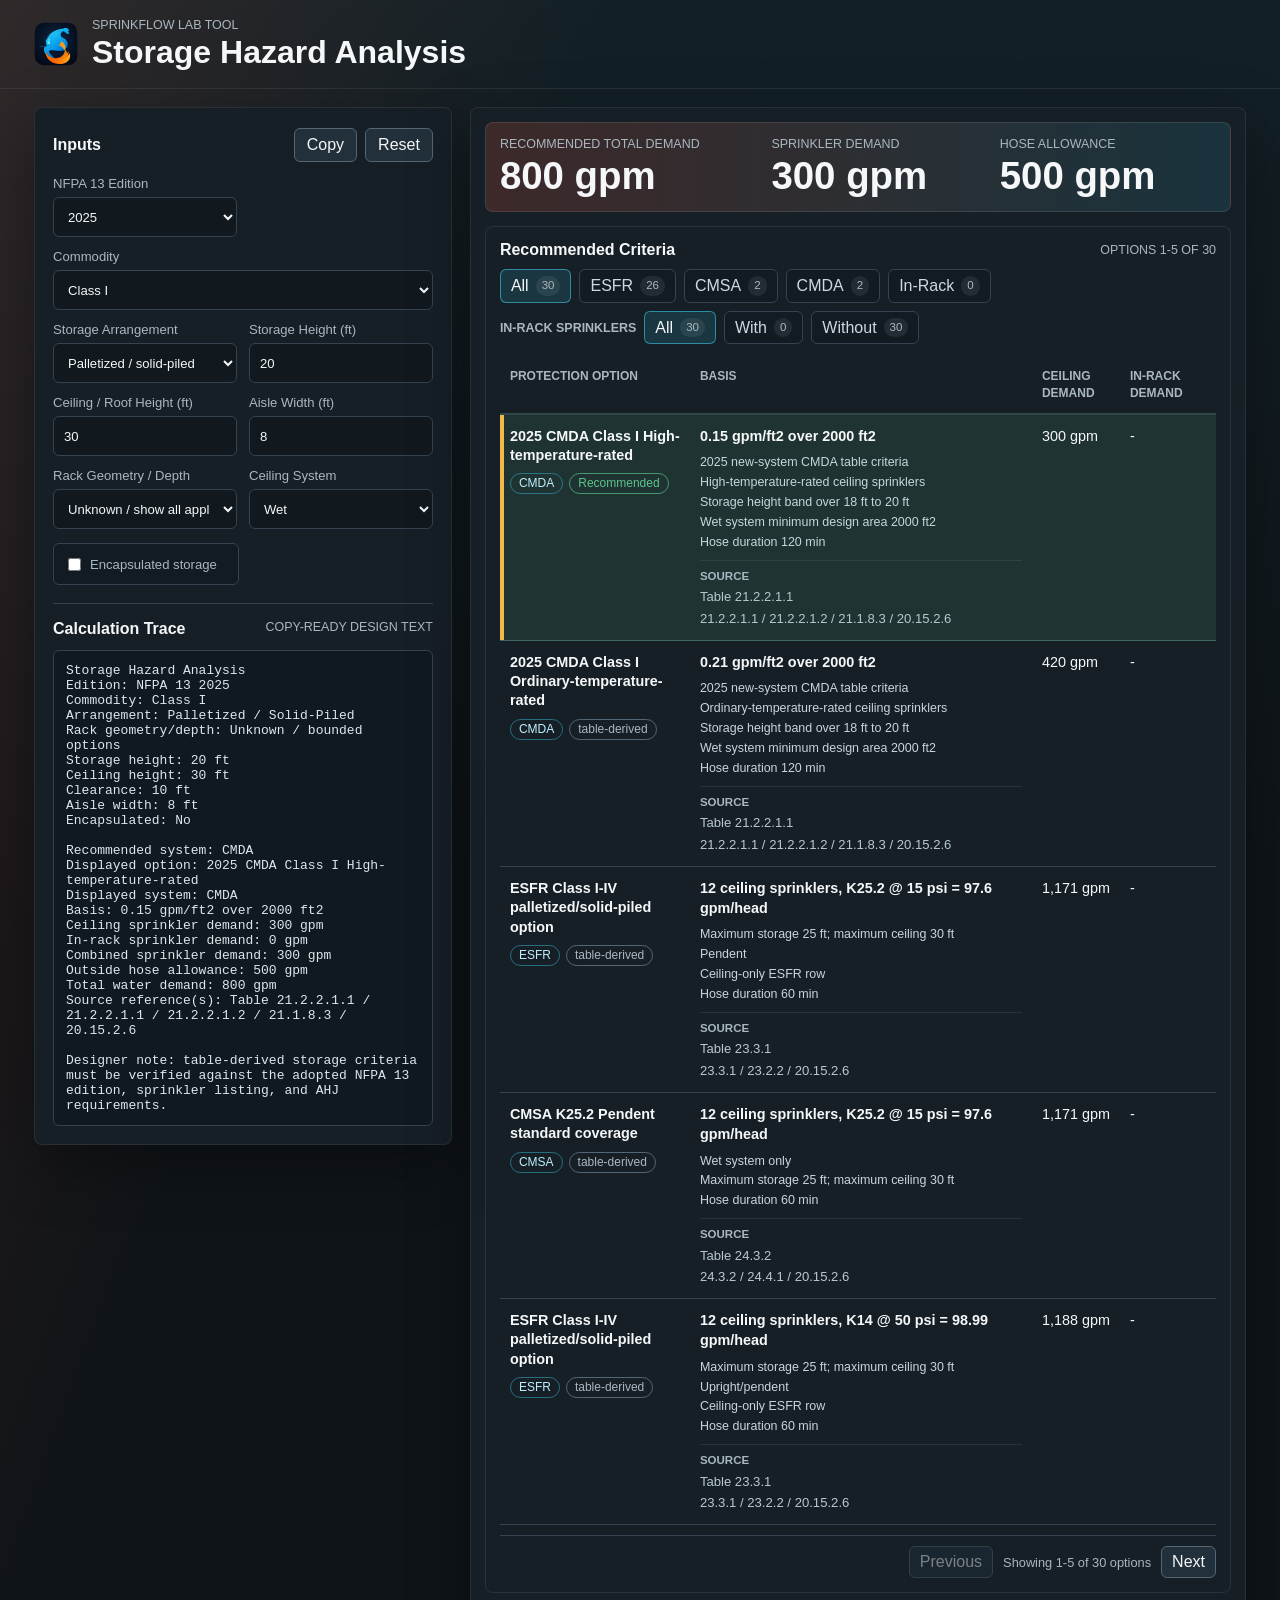
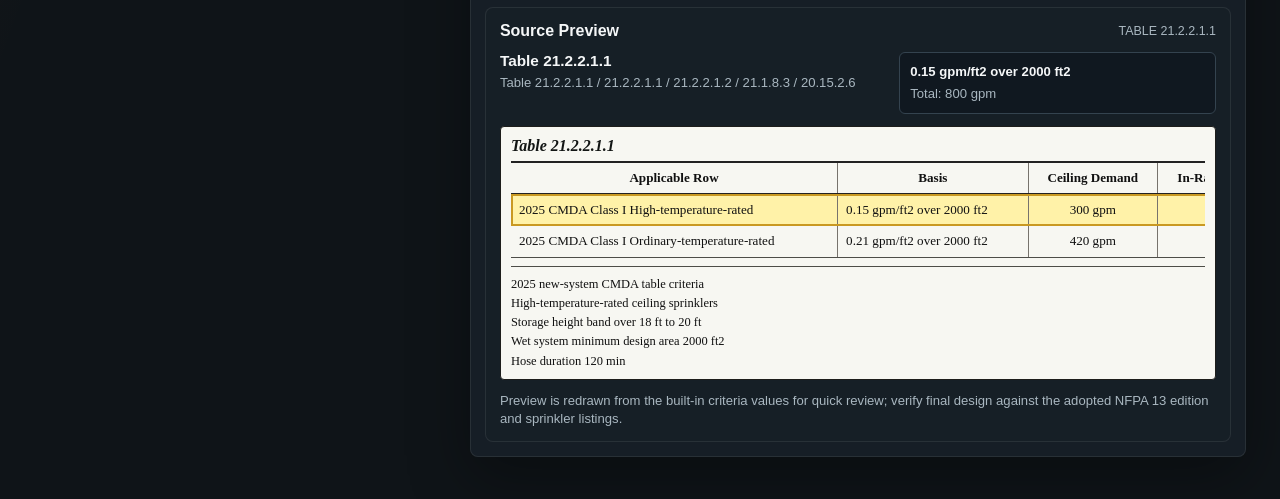
<file: storage-hazard.html>
<!doctype html>
<html lang="en">
  <head>
    <meta charset="utf-8" />
    <meta name="viewport" content="width=device-width, initial-scale=1" />
    <title>SprinkFlow Storage Hazard Analysis</title>
    <link rel="icon" href="./icon.svg" type="image/svg+xml" />
    <link rel="stylesheet" href="./storage-hazard.css?v=2" />
    <script>
      const storageHazardParams = new URLSearchParams(window.location.search);
      if (storageHazardParams.has("embedded")) {
        document.documentElement.classList.add("embedded");
      }
      document.documentElement.dataset.theme = storageHazardParams.get("theme") === "plain-light" ? "plain-light" : "default";
    </script>
  </head>
  <body data-theme="default">
    <header class="topbar">
      <div class="brand">
        <img src="./icon.svg" alt="" />
        <div>
          <p>SprinkFlow Lab Tool</p>
          <h1>Storage Hazard Analysis</h1>
        </div>
      </div>
    </header>

    <main class="analysis-shell">
      <section class="input-pane" aria-label="Storage hazard inputs">
        <div class="section-heading">
          <p>Inputs</p>
          <div class="input-actions" aria-label="Input actions">
            <button id="copySummaryButton" type="button" title="Copy summary">Copy</button>
            <button id="resetButton" type="button" title="Reset inputs">Reset</button>
          </div>
        </div>

        <div class="field-grid">
          <label>
            NFPA 13 Edition
            <select id="editionInput">
              <option value="2025">2025</option>
              <option value="2022">2022</option>
              <option value="2019">2019</option>
              <option value="2016">2016</option>
            </select>
          </label>
          <label class="wide">
            Commodity
            <select id="commodityInput">
              <option value="Class I">Class I</option>
              <option value="Class II">Class II</option>
              <option value="Class III">Class III</option>
              <option value="Class IV">Class IV</option>
              <option value="Miscellaneous Storage">Miscellaneous storage</option>
              <option value="Cartoned Group A">Cartoned nonexpanded Group A plastic</option>
              <option value="Cartoned Expanded Group A">Cartoned expanded Group A plastic</option>
              <option value="Nonexpanded Unstable Group A">Nonexpanded unstable Group A plastic</option>
              <option value="Nonexpanded Solid Unit Load Group A">Nonexpanded solid unit load Group A plastic</option>
              <option value="Expanded Exposed Unstable Group A">Expanded exposed unstable Group A plastic</option>
              <option value="Expanded Cartoned Unstable Group A">Expanded cartoned unstable Group A plastic</option>
              <option value="Exposed Nonexpanded Group A">Exposed nonexpanded Group A plastic</option>
              <option value="Exposed Expanded Group A">Exposed expanded Group A plastic</option>
              <option value="Rubber Tires">Rubber tires</option>
              <option value="Roll Paper">Roll paper</option>
              <option value="Idle Pallets">Idle pallets</option>
            </select>
          </label>
          <label>
            Storage Arrangement
            <select id="arrangementInput">
              <option value="Palletized / Solid-Piled">Palletized / solid-piled</option>
              <option value="Shelf">Shelf</option>
              <option value="Back-to-Back Shelf">Back-to-back shelf</option>
              <option value="Single-Row Rack">Single-row rack</option>
              <option value="Double-Row Rack">Double-row rack</option>
              <option value="Multiple-Row Rack">Multiple-row rack</option>
              <option value="Solid Shelf Rack">Solid shelf rack</option>
            </select>
          </label>
          <label>
            Storage Height (ft)
            <input id="storageHeightInput" type="number" min="0" step="0.5" value="20" />
          </label>
          <label>
            Ceiling / Roof Height (ft)
            <input id="ceilingHeightInput" type="number" min="0" step="0.5" value="30" />
          </label>
          <label>
            Aisle Width (ft)
            <input id="aisleWidthInput" type="number" min="0" step="0.5" value="8" />
          </label>
          <label>
            Rack Geometry / Depth
            <select id="rackGeometryInput">
              <option value="unknown">Unknown / show all applicable</option>
              <option value="singleSmall">Single-row up to 3 ft deep</option>
              <option value="singleDeep">Single-row over 3 ft to 6 ft deep</option>
              <option value="double">Double-row rack</option>
              <option value="multiple">Multiple-row rack</option>
            </select>
          </label>
          <label>
            Ceiling System
            <select id="ceilingSystemInput">
              <option value="wet">Wet</option>
              <option value="dry">Dry</option>
              <option value="preaction">Preaction</option>
            </select>
          </label>
        </div>

        <div class="switch-row">
          <label>
            <input id="encapsulatedInput" type="checkbox" />
            Encapsulated storage
          </label>
        </div>

        <section class="input-trace">
          <div class="section-heading">
            <p>Calculation Trace</p>
            <span>Copy-ready design text</span>
          </div>
          <pre id="calculationTrace"></pre>
        </section>
      </section>

      <section class="output-pane" aria-label="Storage hazard analysis results">
        <section class="summary-band">
          <div>
            <p id="totalDemandLabel">Recommended Total Demand</p>
            <strong id="lowestDemandValue">-</strong>
          </div>
          <div>
            <p id="sprinklerDemandLabel">Sprinkler Demand</p>
            <strong id="sprinklerDemandValue">-</strong>
          </div>
          <div>
            <p id="hoseAllowanceLabel">Hose Allowance</p>
            <strong id="addonsValue">-</strong>
          </div>
        </section>

        <section class="results-section">
          <div class="section-heading">
            <p>Recommended Criteria</p>
            <span id="candidateCount">0 rows</span>
          </div>
          <div class="criteria-toolbar" id="systemFilter" aria-label="Filter criteria by protection option">
            <button type="button" class="filter-chip active" data-system-filter="all" aria-pressed="true">All</button>
            <button type="button" class="filter-chip" data-system-filter="ESFR" aria-pressed="false">ESFR</button>
            <button type="button" class="filter-chip" data-system-filter="CMSA" aria-pressed="false">CMSA</button>
            <button type="button" class="filter-chip" data-system-filter="CMDA" aria-pressed="false">CMDA</button>
            <button type="button" class="filter-chip" data-system-filter="In-Rack" aria-pressed="false">In-Rack</button>
          </div>
          <div class="criteria-toolbar secondary" id="inRackFilter" aria-label="Filter criteria by in-rack sprinkler use">
            <span class="toolbar-label">In-rack sprinklers</span>
            <button type="button" class="filter-chip active" data-in-rack-filter="all" aria-pressed="true">All</button>
            <button type="button" class="filter-chip" data-in-rack-filter="with" aria-pressed="false">With</button>
            <button type="button" class="filter-chip" data-in-rack-filter="without" aria-pressed="false">Without</button>
          </div>
          <div class="table-wrap">
            <table>
              <colgroup>
                <col class="col-option" />
                <col class="col-basis" />
                <col class="col-demand" />
                <col class="col-demand" />
                <col class="col-small" />
                <col class="col-small" />
              </colgroup>
              <thead>
                <tr>
                  <th>Protection Option</th>
                  <th>Basis</th>
                  <th>Ceiling Demand</th>
                  <th>In-Rack Demand</th>
                  <th>Hose</th>
                  <th>Total</th>
                </tr>
              </thead>
              <tbody id="criteriaTableBody"></tbody>
            </table>
          </div>
          <div class="criteria-pager" id="criteriaPager" aria-label="Criteria results pagination">
            <button type="button" id="criteriaPrevButton">Previous</button>
            <span id="criteriaPageStatus">Showing 0 options</span>
            <button type="button" id="criteriaNextButton">Next</button>
          </div>
        </section>

        <section class="results-section source-preview-section">
          <div class="section-heading">
            <p>Source Preview</p>
            <span id="sourcePreviewTitle">Selected criteria</span>
          </div>
          <div id="sourcePreview" class="source-preview"></div>
        </section>

      </section>
    </main>

    <script src="./storage-hazard.js?v=6"></script>
  </body>
</html>
</file>
<file: storage-hazard.css>
:root {
  --bg: #0f1418;
  --panel: #172027;
  --panel-2: #1e2a33;
  --panel-3: #24313b;
  --ink: #f5f7f8;
  --muted: #a9b7c0;
  --line: #34434f;
  --line-strong: #536675;
  --brand: #f05a38;
  --gold: #f2b849;
  --water: #36aeca;
  --green: #5cc48b;
  --danger: #e25b62;
  --shadow: 0 20px 60px rgba(0, 0, 0, 0.34);
}

* {
  box-sizing: border-box;
}

body {
  margin: 0;
  min-height: 100vh;
  background:
    linear-gradient(180deg, rgba(54, 174, 202, 0.08), transparent 42%),
    linear-gradient(110deg, rgba(240, 90, 56, 0.14), transparent 30%),
    #0f1418;
  color: var(--ink);
  font-family: "Segoe UI", Arial, sans-serif;
}

html.embedded body {
  background: transparent;
  min-height: 0;
}

html.embedded .topbar {
  background: transparent;
  border: 0;
  justify-content: flex-end;
  margin: 0 0 10px;
  padding: 0;
}

html.embedded .brand {
  display: none;
}

html.embedded .analysis-shell {
  max-width: none;
  padding: 0;
}

button,
input,
select {
  font: inherit;
}

button {
  border: 1px solid var(--line-strong);
  border-radius: 6px;
  background: #21303a;
  color: var(--ink);
  cursor: pointer;
  min-height: 38px;
  padding: 8px 12px;
}

button:hover {
  border-color: var(--water);
}

.topbar {
  align-items: center;
  border-bottom: 1px solid rgba(255, 255, 255, 0.08);
  display: flex;
  justify-content: space-between;
  gap: 16px;
  padding: 18px clamp(14px, 3vw, 34px);
}

.brand {
  align-items: center;
  display: flex;
  gap: 14px;
}

.brand img {
  height: 44px;
  width: 44px;
}

.brand p,
.section-heading span,
.summary-band p {
  color: var(--muted);
  font-size: 0.78rem;
  letter-spacing: 0;
  margin: 0;
  text-transform: uppercase;
}

.brand h1 {
  font-size: clamp(1.3rem, 2.5vw, 2rem);
  line-height: 1.1;
  margin: 3px 0 0;
}

.input-actions {
  display: flex;
  gap: 8px;
}

.input-actions button {
  min-height: 34px;
  padding: 6px 12px;
}

.analysis-shell {
  display: grid;
  gap: 18px;
  grid-template-columns: minmax(340px, 0.7fr) minmax(620px, 1.3fr);
  margin: 0 auto;
  max-width: 1680px;
  padding: 18px clamp(14px, 3vw, 34px) 42px;
}

.input-pane,
.output-pane,
.results-section {
  background: rgba(23, 32, 39, 0.96);
  border: 1px solid rgba(255, 255, 255, 0.08);
  border-radius: 8px;
  box-shadow: var(--shadow);
  min-width: 0;
}

.input-pane {
  align-self: start;
  padding: 18px;
}

.output-pane {
  display: flex;
  flex-direction: column;
  gap: 14px;
  padding: 14px;
}

.section-heading {
  align-items: center;
  display: flex;
  justify-content: space-between;
  gap: 12px;
  margin-bottom: 12px;
}

.input-pane > .section-heading {
  align-items: center;
  min-height: 38px;
}

.section-heading.compact {
  border-top: 1px solid var(--line);
  margin-top: 18px;
  padding-top: 16px;
}

.section-heading p {
  font-size: 1rem;
  font-weight: 700;
  margin: 0;
}

.field-grid {
  display: grid;
  gap: 12px;
  grid-template-columns: repeat(2, minmax(0, 1fr));
}

label {
  color: var(--muted);
  display: grid;
  font-size: 0.82rem;
  gap: 6px;
}

.wide {
  grid-column: 1 / -1;
}

input,
select {
  background: #11191f;
  border: 1px solid var(--line);
  border-radius: 6px;
  color: var(--ink);
  min-height: 40px;
  padding: 8px 10px;
  width: 100%;
}

input:focus,
select:focus {
  border-color: var(--water);
  outline: none;
}

.switch-row {
  display: grid;
  gap: 8px;
  grid-template-columns: repeat(2, minmax(0, 1fr));
  margin-top: 14px;
}

.switch-row label {
  align-items: center;
  background: #121b22;
  border: 1px solid var(--line);
  border-radius: 6px;
  display: flex;
  min-height: 42px;
  padding: 8px 10px;
}

.switch-row input {
  min-height: auto;
  width: auto;
}

.input-trace {
  border-top: 1px solid var(--line);
  margin-top: 18px;
  padding-top: 16px;
}

.input-trace .section-heading {
  align-items: flex-start;
}

.input-trace .section-heading span {
  text-align: right;
}

.input-trace pre {
  max-height: 520px;
  min-height: 260px;
}

.summary-band {
  background: linear-gradient(90deg, rgba(240, 90, 56, 0.18), rgba(54, 174, 202, 0.14));
  border: 1px solid rgba(255, 255, 255, 0.1);
  border-radius: 8px;
  display: grid;
  gap: 12px;
  grid-template-columns: 1.2fr 1fr 1fr;
  padding: 14px;
}

.summary-band strong {
  display: block;
  font-size: clamp(1.4rem, 3vw, 2.5rem);
  line-height: 1.1;
  margin-top: 4px;
}

.results-section {
  box-shadow: none;
  padding: 14px;
}

.criteria-toolbar {
  align-items: center;
  display: flex;
  flex-wrap: wrap;
  gap: 8px;
  margin: -2px 0 12px;
}

.criteria-toolbar.secondary {
  margin-top: -4px;
}

.toolbar-label {
  color: var(--muted);
  font-size: 0.78rem;
  font-weight: 700;
  text-transform: uppercase;
}

.filter-chip {
  align-items: center;
  background: #121b22;
  border-color: var(--line);
  color: #cdd9df;
  display: inline-flex;
  gap: 7px;
  min-height: 32px;
  padding: 6px 10px;
}

.filter-chip:hover {
  border-color: var(--water);
}

.filter-chip.active {
  background: rgba(54, 174, 202, 0.16);
  border-color: rgba(54, 174, 202, 0.72);
  color: var(--ink);
}

.filter-chip span {
  background: rgba(255, 255, 255, 0.08);
  border-radius: 999px;
  color: var(--muted);
  font-size: 0.72rem;
  line-height: 1;
  min-width: 1.5em;
  padding: 4px 6px;
  text-align: center;
}

.table-wrap {
  overflow-x: auto;
  scrollbar-color: var(--line-strong) transparent;
}

.criteria-pager {
  align-items: center;
  border-top: 1px solid var(--line);
  display: flex;
  gap: 10px;
  justify-content: flex-end;
  margin-top: 10px;
  padding-top: 10px;
}

.criteria-pager[hidden] {
  display: none;
}

.criteria-pager button {
  min-height: 32px;
  padding: 6px 10px;
}

.criteria-pager button:disabled {
  cursor: default;
  opacity: 0.45;
}

.criteria-pager span {
  color: var(--muted);
  font-size: 0.8rem;
}

table {
  border-collapse: collapse;
  min-width: 860px;
  table-layout: fixed;
  width: 100%;
}

.col-option {
  width: 190px;
}

.col-basis {
  width: auto;
}

.col-demand {
  width: 88px;
}

.col-small {
  width: 76px;
}

th,
td {
  border-bottom: 1px solid var(--line);
  line-height: 1.38;
  padding: 12px 10px;
  text-align: left;
  vertical-align: top;
  word-break: normal;
}

th {
  color: var(--muted);
  font-size: 0.75rem;
  font-weight: 700;
  text-transform: uppercase;
}

td {
  font-size: 0.9rem;
}

.option-cell strong {
  display: block;
  line-height: 1.35;
  overflow-wrap: anywhere;
}

.tag-row {
  align-items: center;
  display: flex;
  flex-wrap: wrap;
  gap: 6px;
  margin-top: 8px;
}

tr.best-row {
  background: rgba(92, 196, 139, 0.12);
  outline: 1px solid rgba(92, 196, 139, 0.28);
}

tbody tr[data-candidate-id] {
  cursor: pointer;
}

tbody tr[data-candidate-id]:hover,
tbody tr[data-candidate-id]:focus {
  background: rgba(54, 174, 202, 0.08);
  outline: 1px solid rgba(54, 174, 202, 0.24);
  outline-offset: -1px;
}

tr.selected-row {
  box-shadow: inset 4px 0 0 var(--gold);
}

.pill {
  border: 1px solid var(--line-strong);
  border-radius: 999px;
  color: var(--muted);
  display: inline-block;
  font-size: 0.75rem;
  line-height: 1.25;
  padding: 2px 8px;
  white-space: nowrap;
}

.pill.best {
  border-color: rgba(92, 196, 139, 0.7);
  color: var(--green);
}

.pill.system {
  border-color: rgba(54, 174, 202, 0.55);
  color: #bfeefd;
}

.basis-cell > strong {
  display: block;
  margin-bottom: 8px;
}

.criteria-notes {
  color: #c7d5dc;
  display: grid;
  font-size: 0.78rem;
  gap: 3px;
  line-height: 1.35;
}

.criteria-notes span::before {
  color: var(--water);
  content: "";
}

.number-cell {
  white-space: nowrap;
}

.source-note {
  border-top: 1px solid rgba(255, 255, 255, 0.08);
  color: #b8c8d1;
  display: grid;
  font-size: 0.82rem;
  gap: 4px;
  line-height: 1.35;
  margin-top: 9px;
  padding-top: 8px;
}

.source-note strong {
  color: var(--muted);
  font-size: 0.72rem;
  text-transform: uppercase;
}

.source-note span {
  overflow-wrap: anywhere;
}

.source-preview-section {
  overflow: visible;
}

.source-preview {
  display: grid;
  gap: 12px;
  min-width: 0;
}

.preview-summary {
  align-items: start;
  display: grid;
  gap: 12px;
  grid-template-columns: minmax(0, 1.1fr) minmax(260px, 0.9fr);
  min-width: 0;
}

.preview-summary strong,
.empty-preview strong {
  display: block;
  font-size: 0.96rem;
}

.preview-summary span,
.empty-preview span,
.preview-note {
  color: var(--muted);
  display: block;
  font-size: 0.82rem;
  line-height: 1.35;
  margin-top: 4px;
}

.preview-selected-values {
  background: #101820;
  border: 1px solid var(--line);
  border-radius: 6px;
  padding: 10px;
}

.preview-selected-values span:first-child {
  color: var(--ink);
  font-weight: 700;
  margin-top: 0;
}

.curve-card {
  background: #101820;
  border: 1px solid var(--line);
  border-radius: 6px;
  overflow: hidden;
  padding: 10px;
}

.curve-card svg {
  display: block;
  height: auto;
  max-height: 390px;
  width: 100%;
}

.curve-card text {
  fill: #c9d8df;
  font-family: "Segoe UI", Arial, sans-serif;
  font-size: 13px;
}

.curve-card .selected-label {
  fill: var(--gold);
  font-size: 15px;
  font-weight: 700;
}

.preview-table-wrap {
  border: 1px solid var(--line);
  border-radius: 4px;
  overflow-x: auto;
}

.nfpa-preview-card {
  background: #f7f7f2;
  border: 1px solid #1d1d1b;
  border-radius: 4px;
  color: #121514;
  max-width: 100%;
  min-width: 0;
  padding: 10px;
}

.nfpa-table-caption {
  border-bottom: 2px solid #222;
  font-family: Georgia, "Times New Roman", serif;
  font-size: 1rem;
  font-style: italic;
  font-weight: 700;
  margin-bottom: 0;
  padding: 0 0 6px;
}

.nfpa-table-wrap {
  border: 0;
  border-radius: 0;
  max-width: 100%;
  scrollbar-color: #77736d #eeeadd;
  width: 100%;
}

.nfpa-preview-table {
  border-collapse: collapse;
  color: #111;
  font-family: Georgia, "Times New Roman", serif;
  min-width: var(--nfpa-min-width, 820px);
  table-layout: auto;
  width: 100%;
}

.nfpa-preview-table th,
.nfpa-preview-table td {
  border-bottom: 1px solid #4d4d48;
  border-right: 1px solid #77736d;
  color: #111;
  font-size: 0.82rem;
  line-height: 1.25;
  min-width: 62px;
  overflow: visible;
  overflow-wrap: anywhere;
  padding: 7px 8px;
  text-align: center;
  vertical-align: middle;
  white-space: normal;
  word-break: normal;
}

.nfpa-preview-table th {
  background: #f7f7f2;
  border-bottom: 2px solid #222;
  font-weight: 700;
  text-transform: none;
}

.nfpa-preview-table td:first-child,
.nfpa-preview-table td:nth-child(2) {
  min-width: 120px;
  text-align: left;
}

.nfpa-preview-table .preview-selected {
  background: #fff2a8;
  outline: 2px solid #c99922;
  outline-offset: -2px;
}

.nfpa-preview-table td:last-child,
.nfpa-preview-table th:last-child {
  border-right: 0;
}

.nfpa-table-notes {
  border-top: 1px solid #4d4d48;
  color: #111;
  font-family: Georgia, "Times New Roman", serif;
  font-size: 0.78rem;
  line-height: 1.3;
  margin-top: 8px;
  padding-top: 6px;
}

.nfpa-table-notes div {
  margin-top: 3px;
  overflow-wrap: anywhere;
}

.preview-note {
  margin: 0;
}

.empty-preview {
  background: #101820;
  border: 1px solid var(--line);
  border-radius: 6px;
  padding: 12px;
}

pre {
  background: #101820;
  border: 1px solid var(--line);
  border-radius: 6px;
  color: #dce7ec;
  margin: 0;
  min-height: 180px;
  overflow: auto;
  padding: 12px;
  white-space: pre-wrap;
}

.source-map {
  display: grid;
  gap: 8px;
}

.source-item {
  background: #121b22;
  border: 1px solid var(--line);
  border-radius: 6px;
  padding: 10px;
}

.source-item strong {
  display: block;
  margin-bottom: 3px;
}

.source-item span {
  color: var(--muted);
  font-size: 0.86rem;
}

.source-item summary {
  cursor: pointer;
}

.source-item summary strong,
.source-item summary span {
  display: block;
}

.reference-grid {
  display: grid;
  gap: 6px;
  grid-template-columns: repeat(auto-fit, minmax(160px, 1fr));
  margin-top: 10px;
  max-height: 320px;
  overflow: auto;
}

.reference-grid span {
  background: #101820;
  border: 1px solid var(--line);
  border-radius: 5px;
  color: var(--ink);
  font-size: 0.78rem;
  padding: 6px 8px;
}

html[data-theme="plain-light"] {
  --bg: #f4f7fb;
  --panel: #ffffff;
  --panel-2: #f7fafc;
  --panel-3: #eef4f8;
  --ink: #16202a;
  --muted: #4f6070;
  --line: #cbd6df;
  --line-strong: #91a5b6;
  --brand: #be3d2a;
  --gold: #7f4a00;
  --water: #0f6c8e;
  --green: #176d49;
  --danger: #b9343f;
  --shadow: 0 10px 24px rgba(36, 52, 68, 0.12);
  color-scheme: light;
}

html[data-theme="plain-light"] body {
  background:
    linear-gradient(#dbe5ed 1px, transparent 1px),
    linear-gradient(90deg, #dbe5ed 1px, transparent 1px),
    linear-gradient(180deg, #f8fbfd 0%, #eef4f8 100%);
  background-size: 34px 34px, 34px 34px, auto;
}

html[data-theme="plain-light"].embedded body {
  background: transparent;
}

html[data-theme="plain-light"] button {
  background: #ffffff;
  border-color: #9fb1c0;
  color: #16202a;
}

html[data-theme="plain-light"] button:hover {
  border-color: #0f6c8e;
}

html[data-theme="plain-light"] .input-pane,
html[data-theme="plain-light"] .output-pane,
html[data-theme="plain-light"] .results-section,
html[data-theme="plain-light"] .preview-selected-values,
html[data-theme="plain-light"] .curve-card,
html[data-theme="plain-light"] .empty-preview,
html[data-theme="plain-light"] pre,
html[data-theme="plain-light"] .source-item,
html[data-theme="plain-light"] .reference-grid span {
  background: #ffffff;
  border-color: #b9c8d4;
  color: #16202a;
}

html[data-theme="plain-light"] input,
html[data-theme="plain-light"] select {
  background: #ffffff;
  border-color: #9fb1c0;
  color: #16202a;
}

html[data-theme="plain-light"] .switch-row label,
html[data-theme="plain-light"] .filter-chip,
html[data-theme="plain-light"] .preview-selected-values,
html[data-theme="plain-light"] .curve-card,
html[data-theme="plain-light"] .source-item,
html[data-theme="plain-light"] .reference-grid span {
  background: #f7fafc;
  border-color: #c2d0dc;
}

html[data-theme="plain-light"] .summary-band {
  background: #f7fafc;
  border-color: #b9c8d4;
}

html[data-theme="plain-light"] .filter-chip.active {
  background: #e7f3f8;
  border-color: #0f6c8e;
  color: #16202a;
}

html[data-theme="plain-light"] .filter-chip span {
  background: #e6edf3;
}

html[data-theme="plain-light"] tr.best-row {
  background: #eaf6ef;
  outline-color: #9bcfb3;
}

html[data-theme="plain-light"] tbody tr[data-candidate-id]:hover,
html[data-theme="plain-light"] tbody tr[data-candidate-id]:focus {
  background: #e7f3f8;
  outline-color: #9db7c9;
}

html[data-theme="plain-light"] .criteria-notes,
html[data-theme="plain-light"] .source-note,
html[data-theme="plain-light"] .source-item span,
html[data-theme="plain-light"] .preview-summary span,
html[data-theme="plain-light"] .empty-preview span,
html[data-theme="plain-light"] .preview-note {
  color: #405366;
}

html[data-theme="plain-light"] .source-note {
  border-top-color: #c2d0dc;
}

html[data-theme="plain-light"] .curve-card text {
  fill: #405366;
}

@media (max-width: 980px) {
  .analysis-shell {
    grid-template-columns: 1fr;
  }

  .summary-band,
  .field-grid,
  .switch-row {
    grid-template-columns: 1fr;
  }

  .preview-summary {
    grid-template-columns: 1fr;
  }
}
</file>
